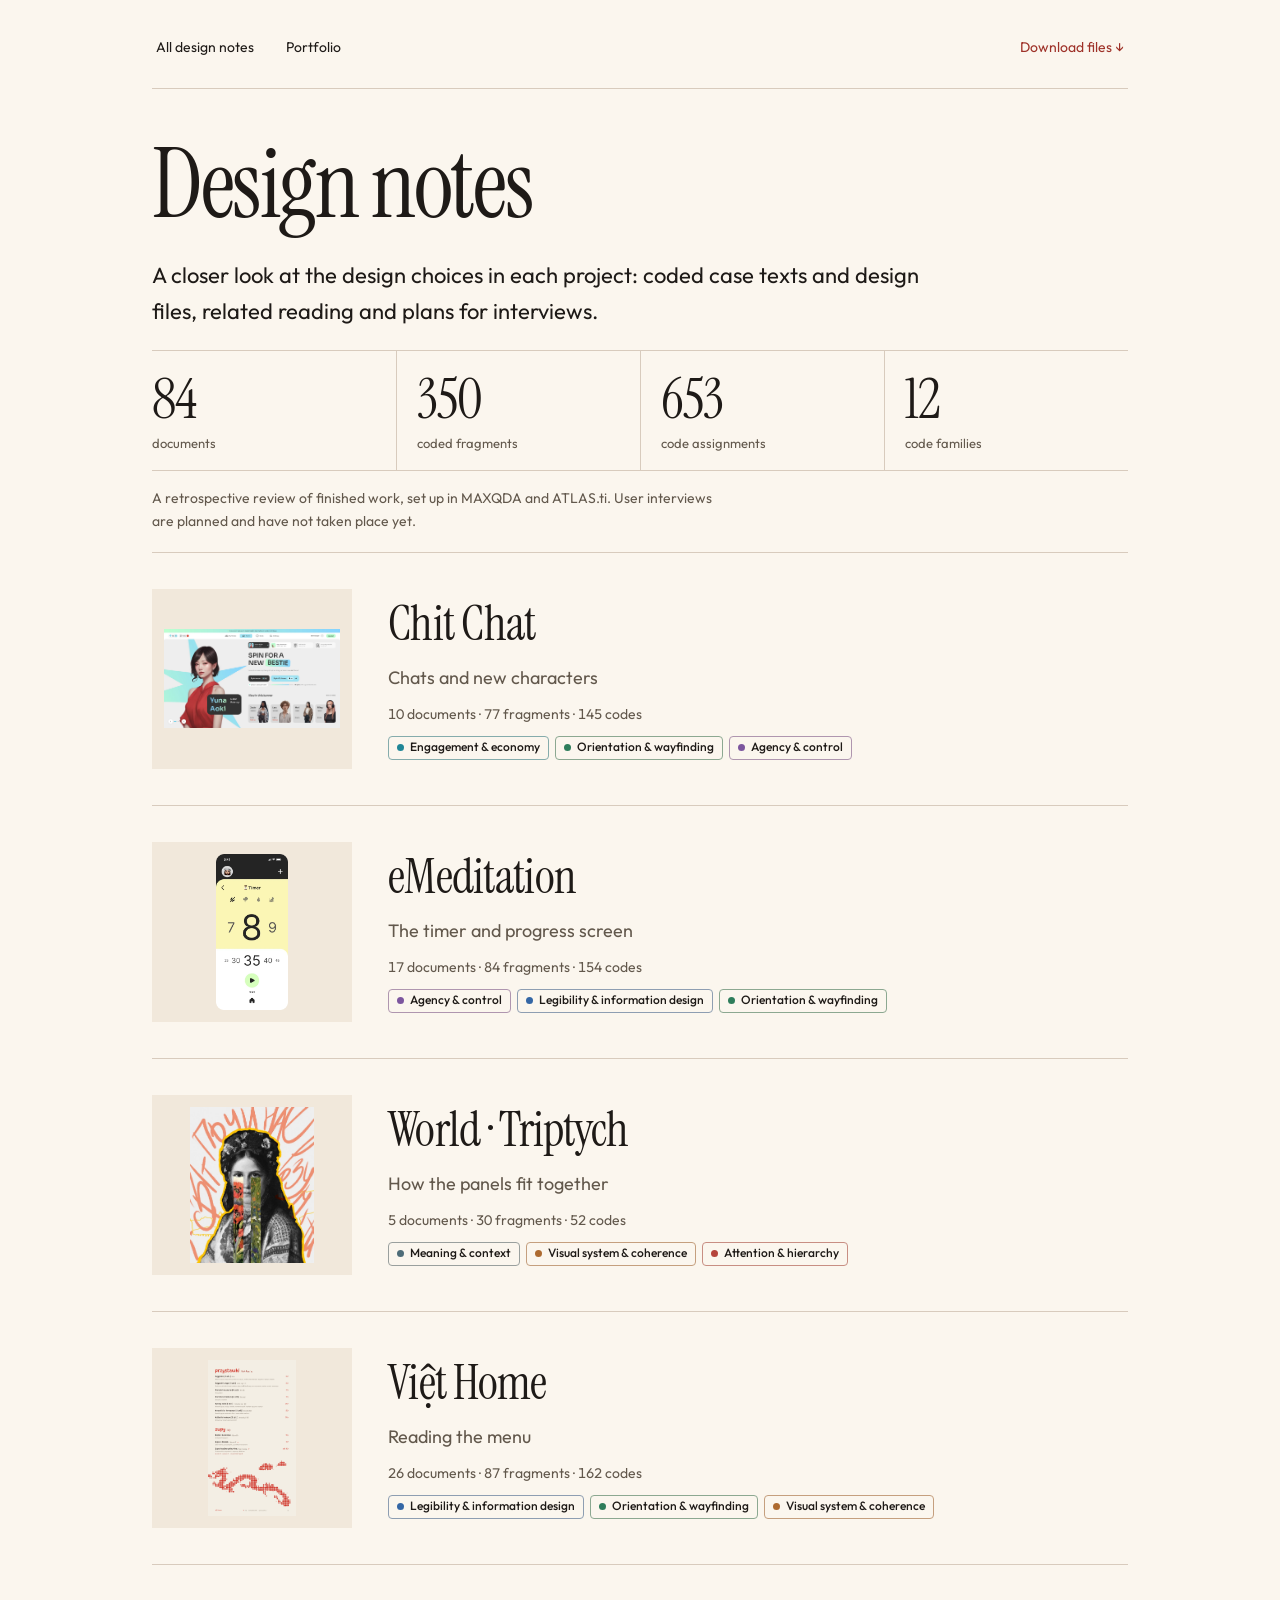
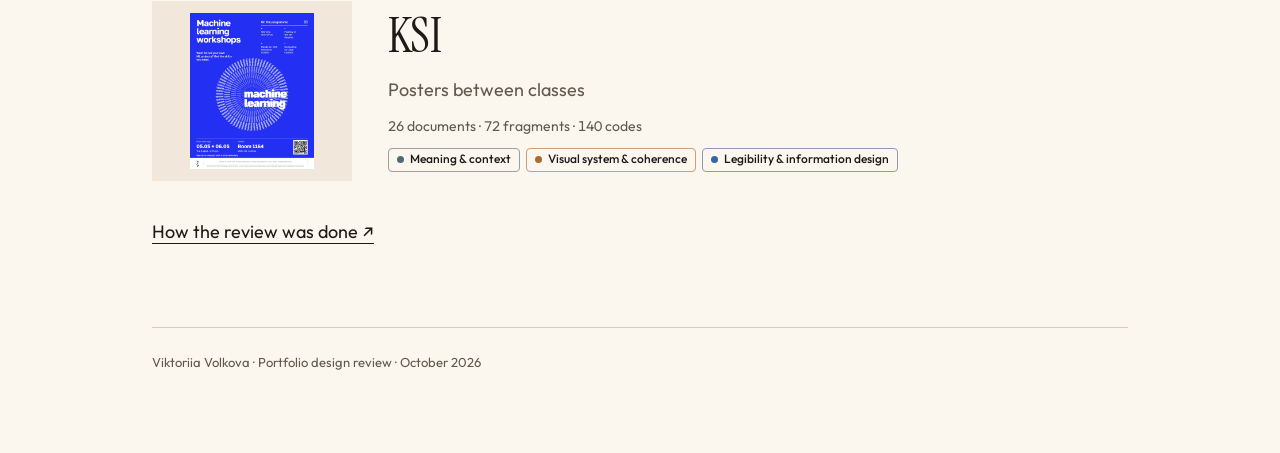
<file: research/index.html>
<!doctype html><html lang="en"><head><meta charset="utf-8"><meta name="viewport" content="width=device-width, initial-scale=1"><meta name="theme-color" content="#fbf6ee"><title>All projects · Design notes</title><meta name="description" content="Design review notes from Viktoriia Volkova’s portfolio: coded case texts, design artefacts and interview plans."><link rel="stylesheet" href="report.css?v=5"><link rel="stylesheet" href="report-data.css?v=5"><link rel="stylesheet" href="../spacing.css?v=2"></head><body class="research-page"><main><nav class="review-nav" aria-label="Research navigation"><a href="index.html" aria-current="page">All design notes</a><a href="../index.html">Portfolio</a><a href="portfolio-research.zip" download>Download files ↓</a></nav><h1>Design notes</h1><p class="lead">A closer look at the design choices in each project: coded case texts and design files, related reading and plans for interviews.</p><dl class="stat-strip stat-strip--index"><div><dt>documents</dt><dd>84</dd></div><div><dt>coded fragments</dt><dd>350</dd></div><div><dt>code assignments</dt><dd>653</dd></div><div><dt>code families</dt><dd>12</dd></div></dl><p class="review-status">A retrospective review of finished work, set up in MAXQDA and ATLAS.ti. User interviews are planned and have not taken place yet.</p><div class="research-index"><a class="research-index__item" href="chit-chat.html"><img src="../img/cc-gacha.webp" alt="" loading="lazy"><div><h2>Chit Chat</h2><p>Chats and new characters</p><p class="research-index__meta">10 documents · 77 fragments · 145 codes</p><p class="code-chips"><span class="code-chip" style="--c:#1F8697">Engagement &amp; economy</span><span class="code-chip" style="--c:#2E7D5B">Orientation &amp; wayfinding</span><span class="code-chip" style="--c:#7C569E">Agency &amp; control</span></p></div></a><a class="research-index__item" href="emeditation.html"><img src="../img/em-timer.webp" alt="" loading="lazy"><div><h2>eMeditation</h2><p>The timer and progress screen</p><p class="research-index__meta">17 documents · 84 fragments · 154 codes</p><p class="code-chips"><span class="code-chip" style="--c:#7C569E">Agency &amp; control</span><span class="code-chip" style="--c:#3466A5">Legibility &amp; information design</span><span class="code-chip" style="--c:#2E7D5B">Orientation &amp; wayfinding</span></p></div></a><a class="research-index__item" href="triptych.html"><img src="../img/tri-panel-1.webp" alt="" loading="lazy"><div><h2>World · Triptych</h2><p>How the panels fit together</p><p class="research-index__meta">5 documents · 30 fragments · 52 codes</p><p class="code-chips"><span class="code-chip" style="--c:#4E6C78">Meaning &amp; context</span><span class="code-chip" style="--c:#AD6A30">Visual system &amp; coherence</span><span class="code-chip" style="--c:#B5443C">Attention &amp; hierarchy</span></p></div></a><a class="research-index__item" href="viethome.html"><img src="../img/vh-figma-02.png" alt="" loading="lazy"><div><h2>Việt Home</h2><p>Reading the menu</p><p class="research-index__meta">26 documents · 87 fragments · 162 codes</p><p class="code-chips"><span class="code-chip" style="--c:#3466A5">Legibility &amp; information design</span><span class="code-chip" style="--c:#2E7D5B">Orientation &amp; wayfinding</span><span class="code-chip" style="--c:#AD6A30">Visual system &amp; coherence</span></p></div></a><a class="research-index__item" href="ksi.html"><img src="../img/ksi-poster-ml-en.webp" alt="" loading="lazy"><div><h2>KSI</h2><p>Posters between classes</p><p class="research-index__meta">26 documents · 72 fragments · 140 codes</p><p class="code-chips"><span class="code-chip" style="--c:#4E6C78">Meaning &amp; context</span><span class="code-chip" style="--c:#AD6A30">Visual system &amp; coherence</span><span class="code-chip" style="--c:#3466A5">Legibility &amp; information design</span></p></div></a></div><p><a href="method.html">How the review was done ↗</a></p><footer>Viktoriia Volkova · Portfolio design review · October 2026</footer></main></body></html>
</file>
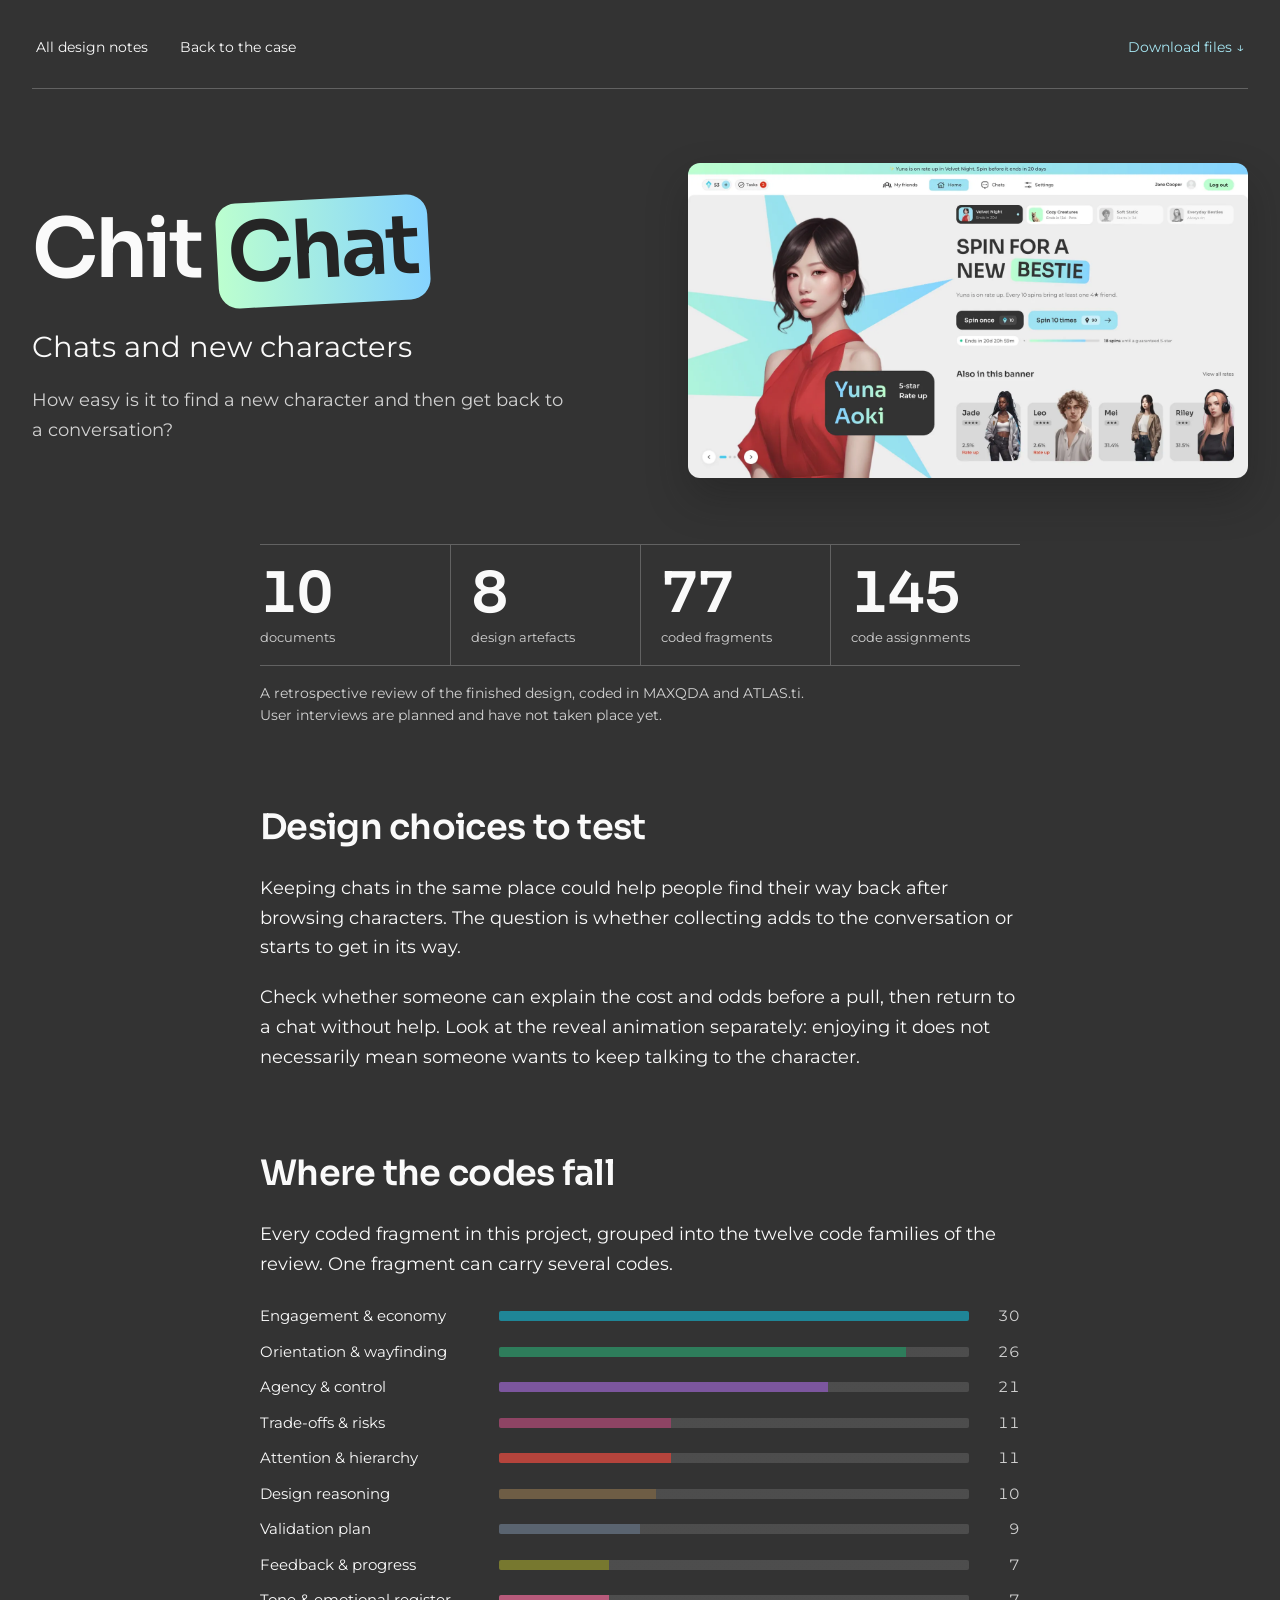
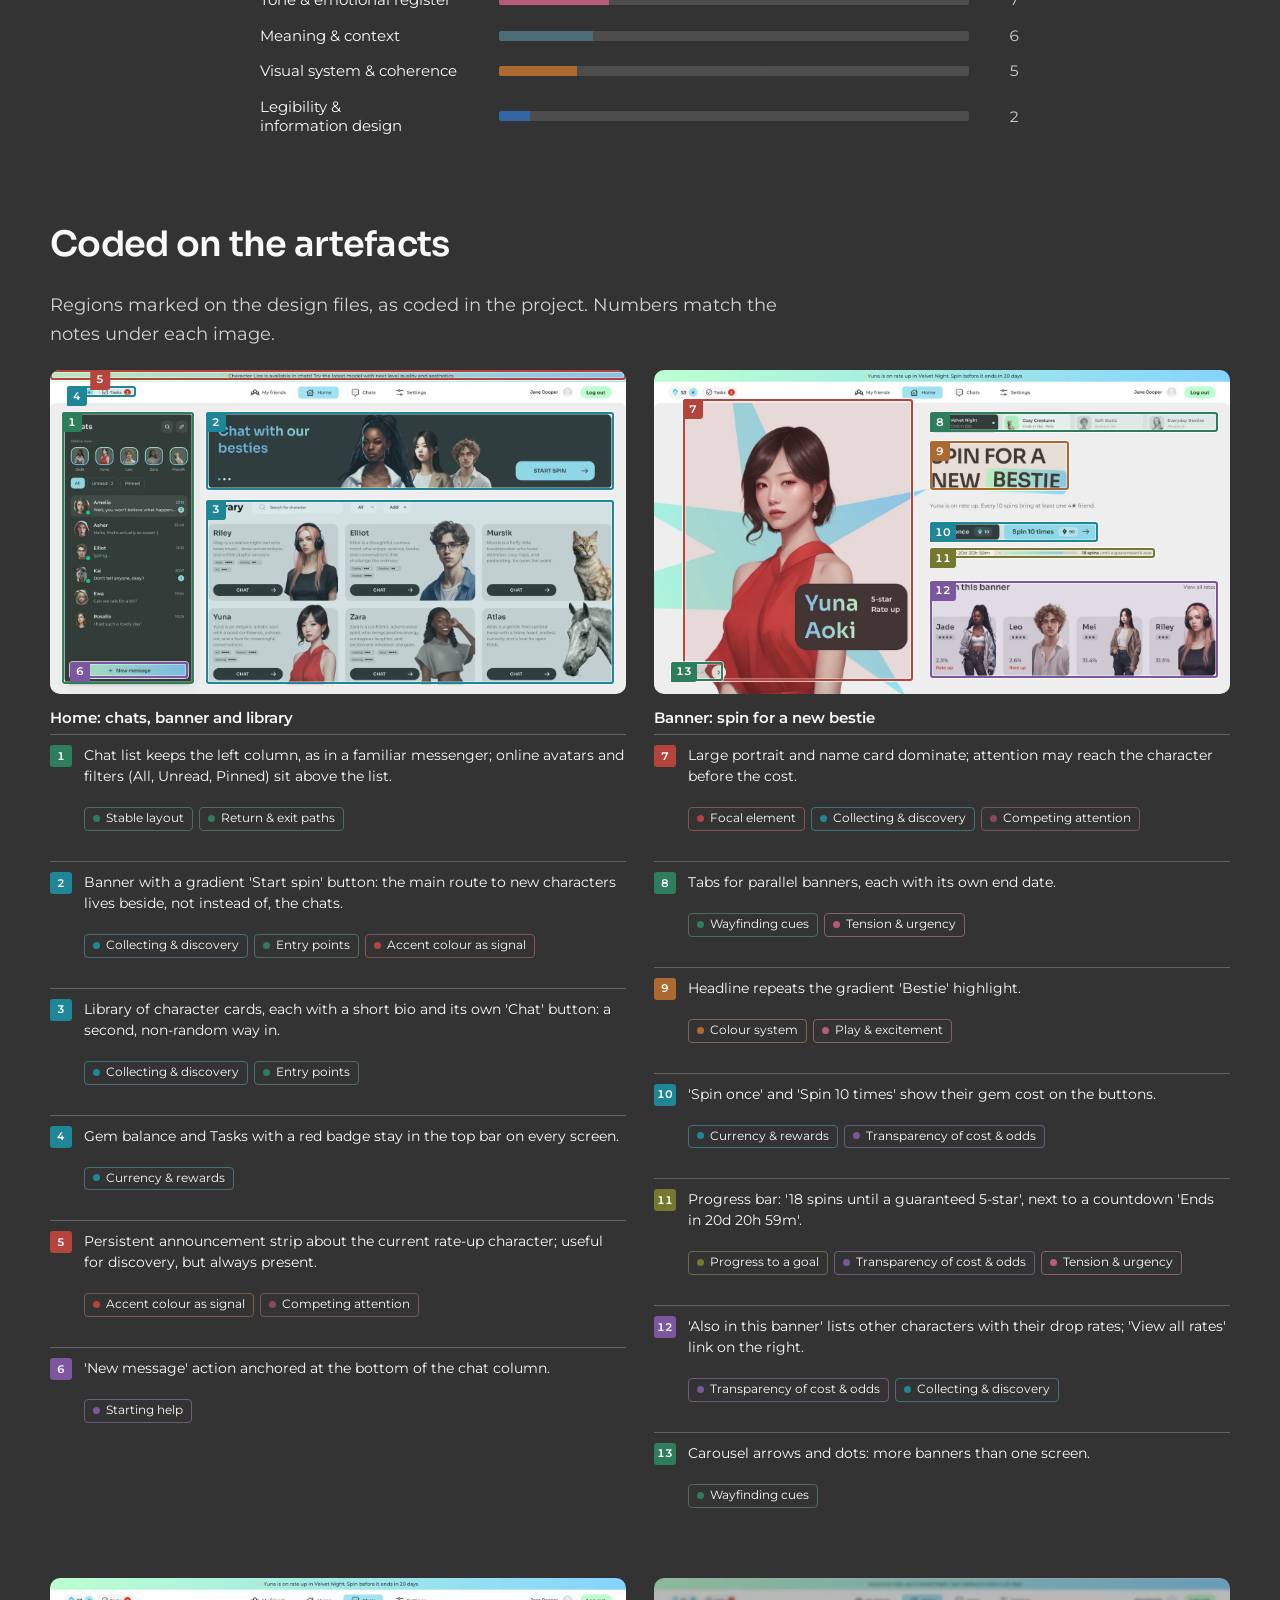
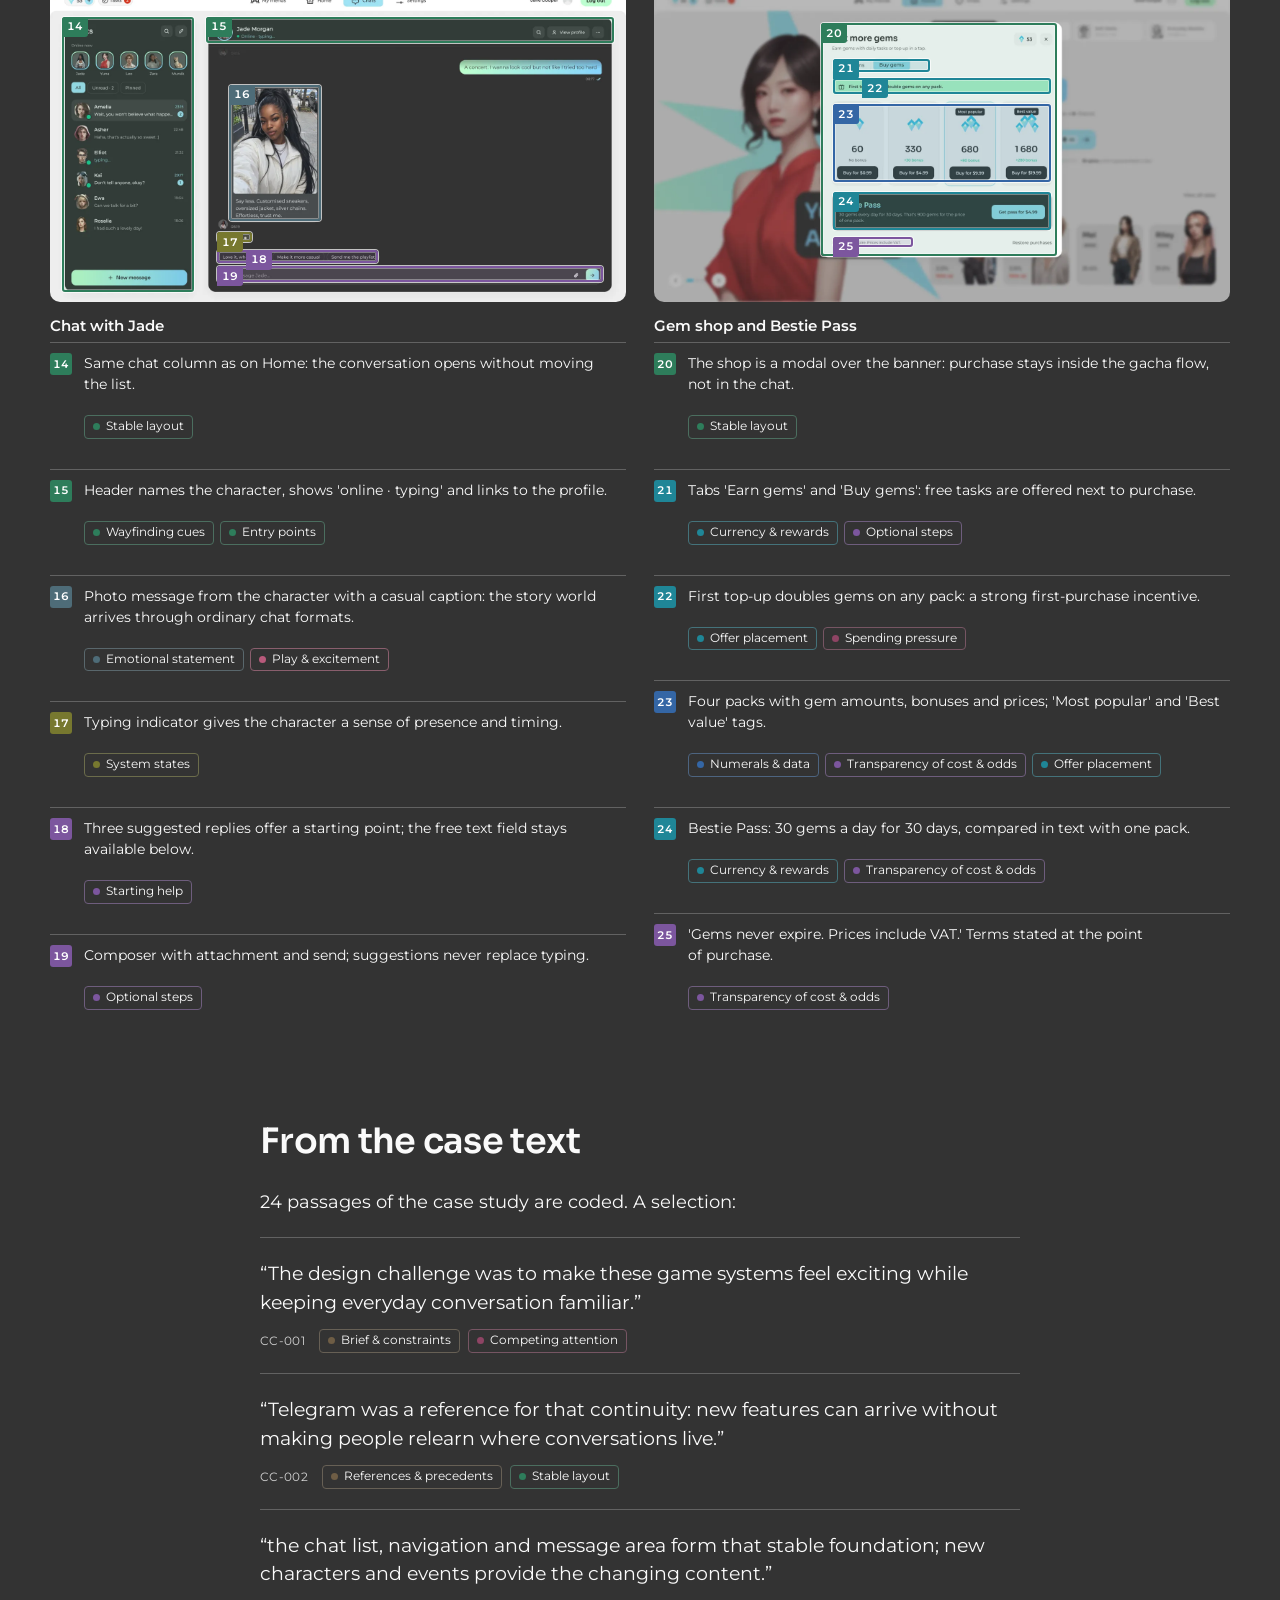
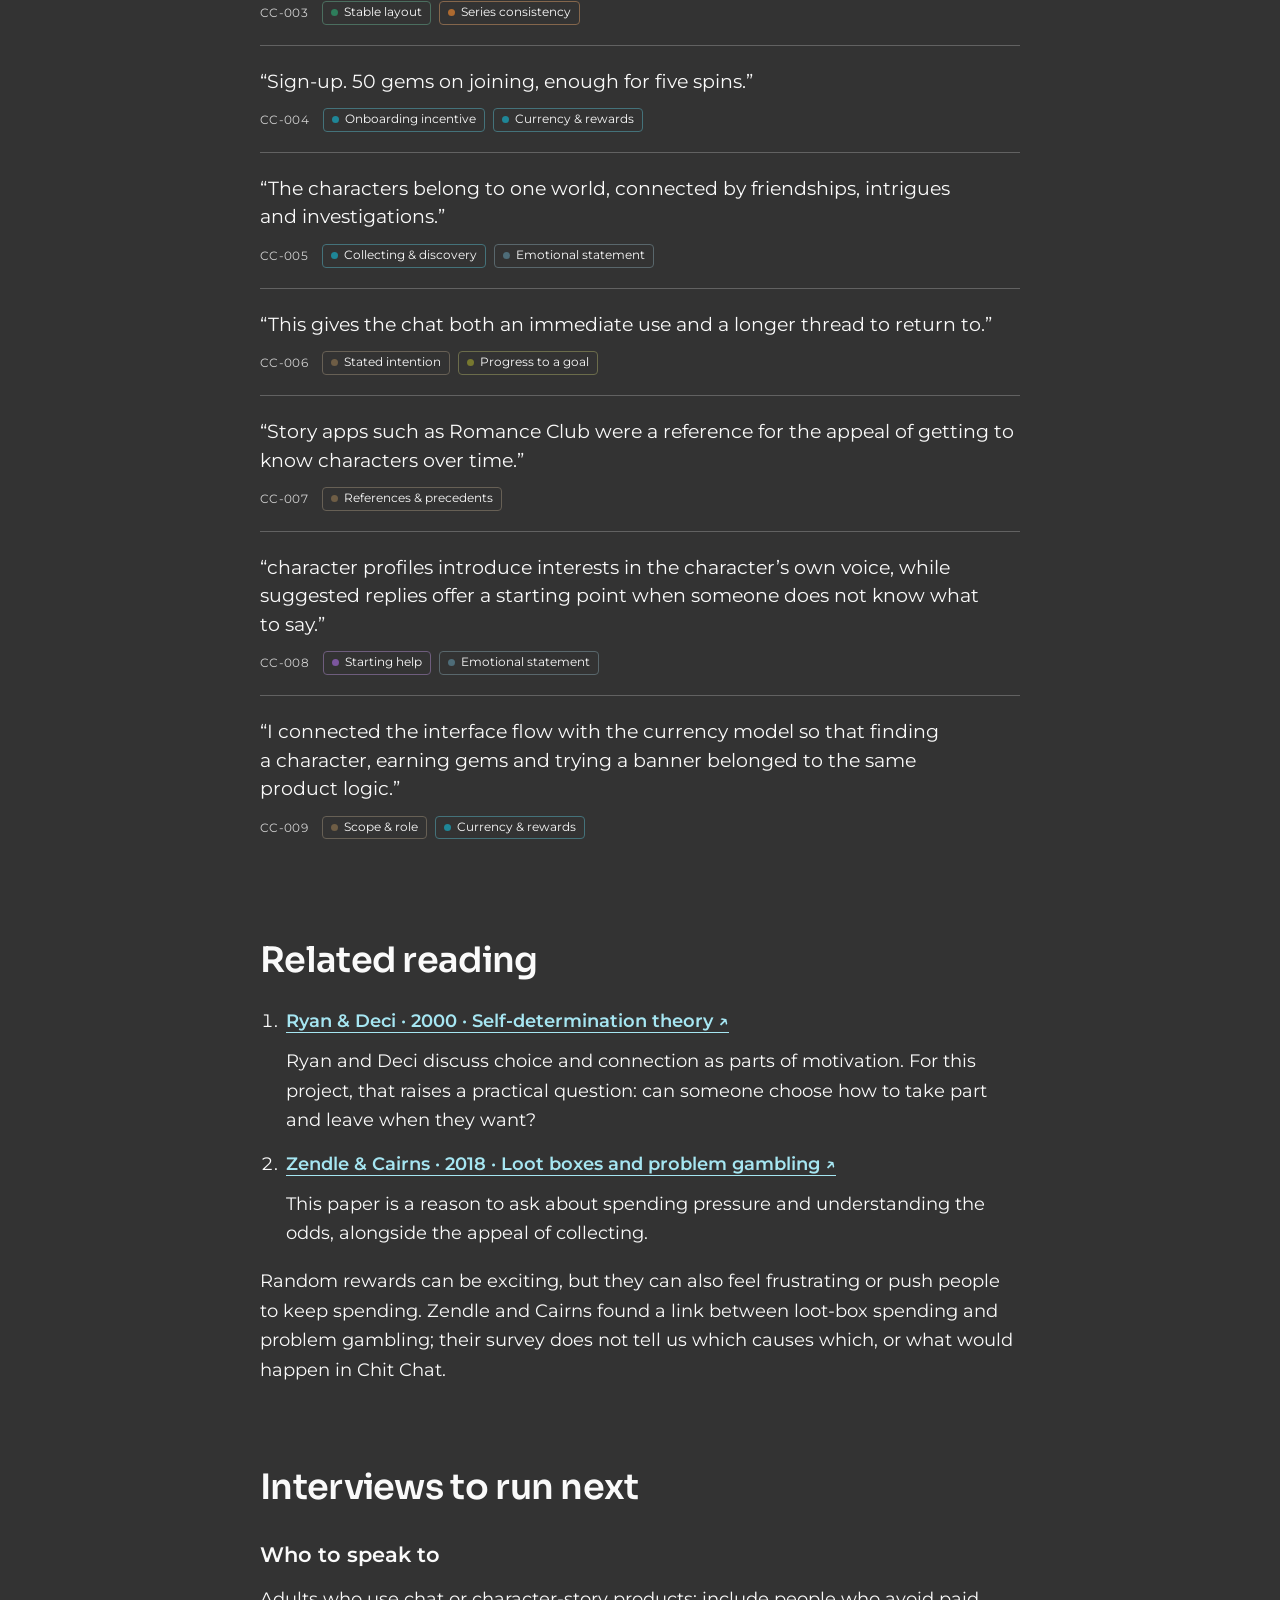
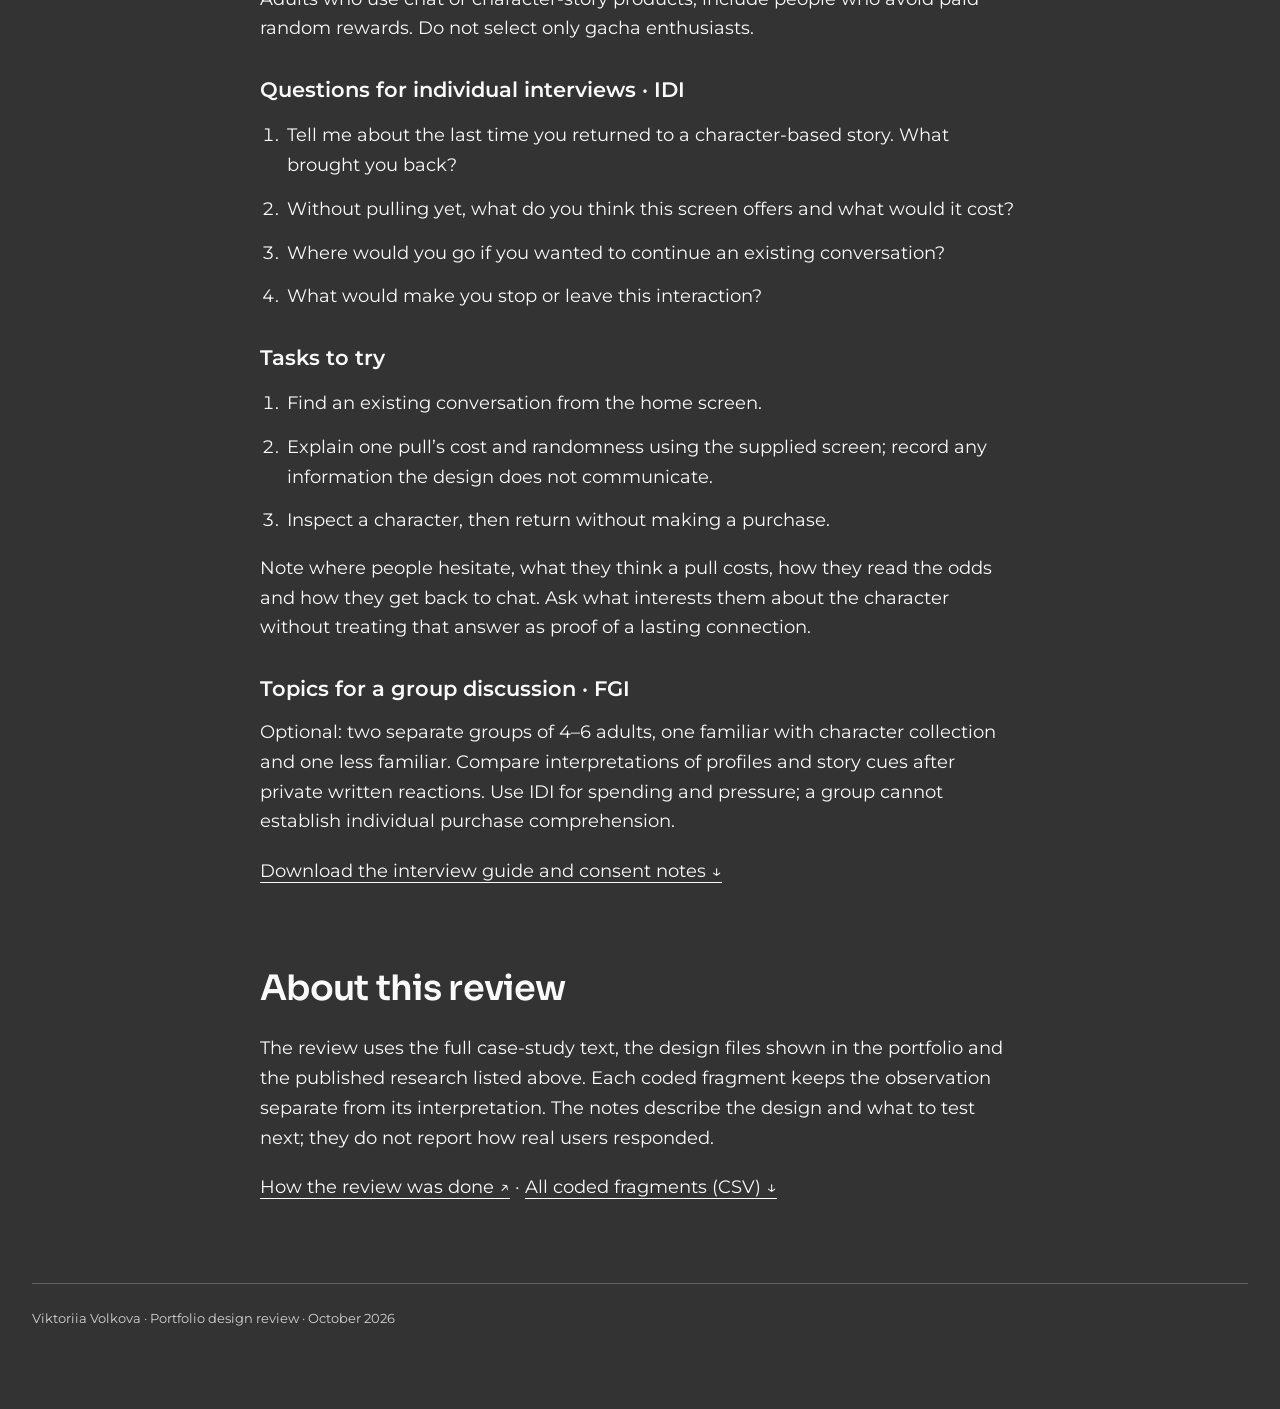
<file: research/chit-chat.html>
<!doctype html><html lang="en"><head><meta charset="utf-8"><meta name="viewport" content="width=device-width, initial-scale=1"><meta name="theme-color" content="#333333"><title>Chit Chat · Design notes</title><meta name="description" content="Design review notes from Viktoriia Volkova’s portfolio: coded case texts, design artefacts and interview plans."><link rel="stylesheet" href="report.css?v=5"><link rel="stylesheet" href="report-data.css?v=5"><link rel="stylesheet" href="../spacing.css?v=2"></head><body class="research-page theme--cc"><main><nav class="review-nav" aria-label="Research navigation"><a href="index.html">All design notes</a><a href="../index.html#case-chit-chat">Back to the case</a><a href="portfolio-research.zip" download>Download files ↓</a></nav><header class="review-hero"><div class="review-hero__text"><h1>Chit <span class="review-brand__chat">Chat</span></h1><p class="review-hero__topic">Chats and new characters</p><p class="lead">How easy is it to find a new character and then get back to a conversation?</p></div><figure class="review-art review-art--cc"><img src="../img/cc-gacha.webp" alt="Character banner with the pull controls and drop rates" loading="eager" decoding="async"></figure></header><div class="review-reading"><dl class="stat-strip stat-strip--case"><div><dt>documents</dt><dd>10</dd></div><div><dt>design artefacts</dt><dd>8</dd></div><div><dt>coded fragments</dt><dd>77</dd></div><div><dt>code assignments</dt><dd>145</dd></div></dl><p class="review-status">A retrospective review of the finished design, coded in MAXQDA and ATLAS.ti. User interviews are planned and have not taken place yet.</p><h2>Design choices to test</h2><p>Keeping chats in the same place could help people find their way back after browsing characters. The question is whether collecting adds to the conversation or starts to get in its way.</p><p>Check whether someone can explain the cost and odds before a pull, then return to a chat without help. Look at the reveal animation separately: enjoying it does not necessarily mean someone wants to keep talking to the character.</p><h2>Where the codes fall</h2><p>Every coded fragment in this project, grouped into the twelve code families of the review. One fragment can carry several codes.</p><ol class="fam-bars" aria-label="Code assignments by family"><li style="--c:#1F8697;--w:100.0%"><span class="fam-bars__name">Engagement &amp; economy</span><span class="fam-bars__bar" aria-hidden="true"></span><span class="fam-bars__n">30</span></li><li style="--c:#2E7D5B;--w:86.7%"><span class="fam-bars__name">Orientation &amp; wayfinding</span><span class="fam-bars__bar" aria-hidden="true"></span><span class="fam-bars__n">26</span></li><li style="--c:#7C569E;--w:70.0%"><span class="fam-bars__name">Agency &amp; control</span><span class="fam-bars__bar" aria-hidden="true"></span><span class="fam-bars__n">21</span></li><li style="--c:#8E4464;--w:36.7%"><span class="fam-bars__name">Trade-offs &amp; risks</span><span class="fam-bars__bar" aria-hidden="true"></span><span class="fam-bars__n">11</span></li><li style="--c:#B5443C;--w:36.7%"><span class="fam-bars__name">Attention &amp; hierarchy</span><span class="fam-bars__bar" aria-hidden="true"></span><span class="fam-bars__n">11</span></li><li style="--c:#6E5D45;--w:33.3%"><span class="fam-bars__name">Design reasoning</span><span class="fam-bars__bar" aria-hidden="true"></span><span class="fam-bars__n">10</span></li><li style="--c:#5A6470;--w:30.0%"><span class="fam-bars__name">Validation plan</span><span class="fam-bars__bar" aria-hidden="true"></span><span class="fam-bars__n">9</span></li><li style="--c:#77782F;--w:23.3%"><span class="fam-bars__name">Feedback &amp; progress</span><span class="fam-bars__bar" aria-hidden="true"></span><span class="fam-bars__n">7</span></li><li style="--c:#B85A7B;--w:23.3%"><span class="fam-bars__name">Tone &amp; emotional register</span><span class="fam-bars__bar" aria-hidden="true"></span><span class="fam-bars__n">7</span></li><li style="--c:#4E6C78;--w:20.0%"><span class="fam-bars__name">Meaning &amp; context</span><span class="fam-bars__bar" aria-hidden="true"></span><span class="fam-bars__n">6</span></li><li style="--c:#AD6A30;--w:16.7%"><span class="fam-bars__name">Visual system &amp; coherence</span><span class="fam-bars__bar" aria-hidden="true"></span><span class="fam-bars__n">5</span></li><li style="--c:#3466A5;--w:6.7%"><span class="fam-bars__name">Legibility &amp; information design</span><span class="fam-bars__bar" aria-hidden="true"></span><span class="fam-bars__n">2</span></li></ol></div><section class="review-wide"><h2>Coded on the artefacts</h2><p class="review-wide__lead">Regions marked on the design files, as coded in the project. Numbers match the notes under each image.</p><div class="coded-grid coded-grid--cc"><figure class="coded"><div class="coded__img" style="aspect-ratio:1600/900"><img src="../img/cc-home.webp" alt="CC · Home: chats, banner and library" loading="lazy" decoding="async" width="1600" height="900"><span class="coded__box" style="--c:#2E7D5B;left:2.00%;top:13.00%;width:23.00%;height:84.00%"><b>1</b></span><span class="coded__box" style="--c:#1F8697;left:27.00%;top:13.00%;width:71.00%;height:24.00%"><b>2</b></span><span class="coded__box" style="--c:#1F8697;left:27.00%;top:40.00%;width:71.00%;height:57.00%"><b>3</b></span><span class="coded__box" style="--c:#1F8697;left:3.00%;top:5.00%;width:12.00%;height:3.50%"><b>4</b></span><span class="coded__box" style="--c:#B5443C;left:0.00%;top:0.00%;width:100.00%;height:3.00%"><b>5</b></span><span class="coded__box" style="--c:#7C569E;left:3.50%;top:90.00%;width:20.50%;height:5.00%"><b>6</b></span></div><figcaption>Home: chats, banner and library</figcaption><ol class="coded__list"><li style="--c:#2E7D5B"><b class="coded__no">1</b><div><p>Chat list keeps the left column, as in a familiar messenger; online avatars and filters (All, Unread, Pinned) sit above the list.</p><p class="code-chips"><span class="code-chip" style="--c:#2E7D5B">Stable layout</span><span class="code-chip" style="--c:#2E7D5B">Return &amp; exit paths</span></p></div></li><li style="--c:#1F8697"><b class="coded__no">2</b><div><p>Banner with a gradient &#x27;Start spin&#x27; button: the main route to new characters lives beside, not instead of, the chats.</p><p class="code-chips"><span class="code-chip" style="--c:#1F8697">Collecting &amp; discovery</span><span class="code-chip" style="--c:#2E7D5B">Entry points</span><span class="code-chip" style="--c:#B5443C">Accent colour as signal</span></p></div></li><li style="--c:#1F8697"><b class="coded__no">3</b><div><p>Library of character cards, each with a short bio and its own &#x27;Chat&#x27; button: a second, non-random way in.</p><p class="code-chips"><span class="code-chip" style="--c:#1F8697">Collecting &amp; discovery</span><span class="code-chip" style="--c:#2E7D5B">Entry points</span></p></div></li><li style="--c:#1F8697"><b class="coded__no">4</b><div><p>Gem balance and Tasks with a red badge stay in the top bar on every screen.</p><p class="code-chips"><span class="code-chip" style="--c:#1F8697">Currency &amp; rewards</span></p></div></li><li style="--c:#B5443C"><b class="coded__no">5</b><div><p>Persistent announcement strip about the current rate-up character; useful for discovery, but always present.</p><p class="code-chips"><span class="code-chip" style="--c:#B5443C">Accent colour as signal</span><span class="code-chip" style="--c:#8E4464">Competing attention</span></p></div></li><li style="--c:#7C569E"><b class="coded__no">6</b><div><p>&#x27;New message&#x27; action anchored at the bottom of the chat column.</p><p class="code-chips"><span class="code-chip" style="--c:#7C569E">Starting help</span></p></div></li></ol></figure><figure class="coded"><div class="coded__img" style="aspect-ratio:1600/900"><img src="../img/cc-gacha.webp" alt="CC · Banner: spin for a new bestie" loading="lazy" decoding="async" width="1600" height="900"><span class="coded__box" style="--c:#B5443C;left:5.00%;top:9.00%;width:40.00%;height:87.00%"><b>7</b></span><span class="coded__box" style="--c:#2E7D5B;left:48.00%;top:13.00%;width:50.00%;height:6.00%"><b>8</b></span><span class="coded__box" style="--c:#AD6A30;left:48.00%;top:22.00%;width:24.00%;height:15.00%"><b>9</b></span><span class="coded__box" style="--c:#1F8697;left:48.00%;top:47.00%;width:29.00%;height:6.00%"><b>10</b></span><span class="coded__box" style="--c:#77782F;left:48.00%;top:55.00%;width:39.00%;height:3.00%"><b>11</b></span><span class="coded__box" style="--c:#7C569E;left:48.00%;top:65.00%;width:50.00%;height:30.00%"><b>12</b></span><span class="coded__box" style="--c:#2E7D5B;left:3.00%;top:90.00%;width:9.00%;height:6.00%"><b>13</b></span></div><figcaption>Banner: spin for a new bestie</figcaption><ol class="coded__list"><li style="--c:#B5443C"><b class="coded__no">7</b><div><p>Large portrait and name card dominate; attention may reach the character before the cost.</p><p class="code-chips"><span class="code-chip" style="--c:#B5443C">Focal element</span><span class="code-chip" style="--c:#1F8697">Collecting &amp; discovery</span><span class="code-chip" style="--c:#8E4464">Competing attention</span></p></div></li><li style="--c:#2E7D5B"><b class="coded__no">8</b><div><p>Tabs for parallel banners, each with its own end date.</p><p class="code-chips"><span class="code-chip" style="--c:#2E7D5B">Wayfinding cues</span><span class="code-chip" style="--c:#B85A7B">Tension &amp; urgency</span></p></div></li><li style="--c:#AD6A30"><b class="coded__no">9</b><div><p>Headline repeats the gradient &#x27;Bestie&#x27; highlight.</p><p class="code-chips"><span class="code-chip" style="--c:#AD6A30">Colour system</span><span class="code-chip" style="--c:#B85A7B">Play &amp; excitement</span></p></div></li><li style="--c:#1F8697"><b class="coded__no">10</b><div><p>&#x27;Spin once&#x27; and &#x27;Spin 10 times&#x27; show their gem cost on the buttons.</p><p class="code-chips"><span class="code-chip" style="--c:#1F8697">Currency &amp; rewards</span><span class="code-chip" style="--c:#7C569E">Transparency of cost &amp; odds</span></p></div></li><li style="--c:#77782F"><b class="coded__no">11</b><div><p>Progress bar: &#x27;18 spins until a guaranteed 5-star&#x27;, next to a countdown &#x27;Ends in 20d 20h 59m&#x27;.</p><p class="code-chips"><span class="code-chip" style="--c:#77782F">Progress to a goal</span><span class="code-chip" style="--c:#7C569E">Transparency of cost &amp; odds</span><span class="code-chip" style="--c:#B85A7B">Tension &amp; urgency</span></p></div></li><li style="--c:#7C569E"><b class="coded__no">12</b><div><p>&#x27;Also in this banner&#x27; lists other characters with their drop rates; &#x27;View all rates&#x27; link on the right.</p><p class="code-chips"><span class="code-chip" style="--c:#7C569E">Transparency of cost &amp; odds</span><span class="code-chip" style="--c:#1F8697">Collecting &amp; discovery</span></p></div></li><li style="--c:#2E7D5B"><b class="coded__no">13</b><div><p>Carousel arrows and dots: more banners than one screen.</p><p class="code-chips"><span class="code-chip" style="--c:#2E7D5B">Wayfinding cues</span></p></div></li></ol></figure><figure class="coded"><div class="coded__img" style="aspect-ratio:1600/900"><img src="../img/cc-chat.webp" alt="CC · Chat with Jade" loading="lazy" decoding="async" width="1600" height="900"><span class="coded__box" style="--c:#2E7D5B;left:2.00%;top:12.00%;width:23.00%;height:85.00%"><b>14</b></span><span class="coded__box" style="--c:#2E7D5B;left:27.00%;top:12.00%;width:71.00%;height:8.00%"><b>15</b></span><span class="coded__box" style="--c:#4E6C78;left:31.00%;top:33.00%;width:16.00%;height:42.00%"><b>16</b></span><span class="coded__box" style="--c:#77782F;left:29.00%;top:78.50%;width:6.00%;height:3.00%"><b>17</b></span><span class="coded__box" style="--c:#7C569E;left:29.00%;top:84.00%;width:28.00%;height:4.00%"><b>18</b></span><span class="coded__box" style="--c:#7C569E;left:29.00%;top:89.00%;width:67.00%;height:5.00%"><b>19</b></span></div><figcaption>Chat with Jade</figcaption><ol class="coded__list"><li style="--c:#2E7D5B"><b class="coded__no">14</b><div><p>Same chat column as on Home: the conversation opens without moving the list.</p><p class="code-chips"><span class="code-chip" style="--c:#2E7D5B">Stable layout</span></p></div></li><li style="--c:#2E7D5B"><b class="coded__no">15</b><div><p>Header names the character, shows &#x27;online · typing&#x27; and links to the profile.</p><p class="code-chips"><span class="code-chip" style="--c:#2E7D5B">Wayfinding cues</span><span class="code-chip" style="--c:#2E7D5B">Entry points</span></p></div></li><li style="--c:#4E6C78"><b class="coded__no">16</b><div><p>Photo message from the character with a casual caption: the story world arrives through ordinary chat formats.</p><p class="code-chips"><span class="code-chip" style="--c:#4E6C78">Emotional statement</span><span class="code-chip" style="--c:#B85A7B">Play &amp; excitement</span></p></div></li><li style="--c:#77782F"><b class="coded__no">17</b><div><p>Typing indicator gives the character a sense of presence and timing.</p><p class="code-chips"><span class="code-chip" style="--c:#77782F">System states</span></p></div></li><li style="--c:#7C569E"><b class="coded__no">18</b><div><p>Three suggested replies offer a starting point; the free text field stays available below.</p><p class="code-chips"><span class="code-chip" style="--c:#7C569E">Starting help</span></p></div></li><li style="--c:#7C569E"><b class="coded__no">19</b><div><p>Composer with attachment and send; suggestions never replace typing.</p><p class="code-chips"><span class="code-chip" style="--c:#7C569E">Optional steps</span></p></div></li></ol></figure><figure class="coded"><div class="coded__img" style="aspect-ratio:1600/900"><img src="../img/cc-shop.webp" alt="CC · Gem shop and Bestie Pass" loading="lazy" decoding="async" width="1600" height="900"><span class="coded__box" style="--c:#2E7D5B;left:29.00%;top:14.00%;width:41.00%;height:72.00%"><b>20</b></span><span class="coded__box" style="--c:#1F8697;left:31.00%;top:25.00%;width:17.00%;height:4.00%"><b>21</b></span><span class="coded__box" style="--c:#1F8697;left:31.00%;top:31.00%;width:38.00%;height:5.00%"><b>22</b></span><span class="coded__box" style="--c:#3466A5;left:31.00%;top:39.00%;width:38.00%;height:24.00%"><b>23</b></span><span class="coded__box" style="--c:#1F8697;left:31.00%;top:66.00%;width:38.00%;height:12.00%"><b>24</b></span><span class="coded__box" style="--c:#7C569E;left:31.00%;top:80.00%;width:14.00%;height:3.00%"><b>25</b></span></div><figcaption>Gem shop and Bestie Pass</figcaption><ol class="coded__list"><li style="--c:#2E7D5B"><b class="coded__no">20</b><div><p>The shop is a modal over the banner: purchase stays inside the gacha flow, not in the chat.</p><p class="code-chips"><span class="code-chip" style="--c:#2E7D5B">Stable layout</span></p></div></li><li style="--c:#1F8697"><b class="coded__no">21</b><div><p>Tabs &#x27;Earn gems&#x27; and &#x27;Buy gems&#x27;: free tasks are offered next to purchase.</p><p class="code-chips"><span class="code-chip" style="--c:#1F8697">Currency &amp; rewards</span><span class="code-chip" style="--c:#7C569E">Optional steps</span></p></div></li><li style="--c:#1F8697"><b class="coded__no">22</b><div><p>First top-up doubles gems on any pack: a strong first-purchase incentive.</p><p class="code-chips"><span class="code-chip" style="--c:#1F8697">Offer placement</span><span class="code-chip" style="--c:#8E4464">Spending pressure</span></p></div></li><li style="--c:#3466A5"><b class="coded__no">23</b><div><p>Four packs with gem amounts, bonuses and prices; &#x27;Most popular&#x27; and &#x27;Best value&#x27; tags.</p><p class="code-chips"><span class="code-chip" style="--c:#3466A5">Numerals &amp; data</span><span class="code-chip" style="--c:#7C569E">Transparency of cost &amp; odds</span><span class="code-chip" style="--c:#1F8697">Offer placement</span></p></div></li><li style="--c:#1F8697"><b class="coded__no">24</b><div><p>Bestie Pass: 30 gems a day for 30 days, compared in text with one pack.</p><p class="code-chips"><span class="code-chip" style="--c:#1F8697">Currency &amp; rewards</span><span class="code-chip" style="--c:#7C569E">Transparency of cost &amp; odds</span></p></div></li><li style="--c:#7C569E"><b class="coded__no">25</b><div><p>&#x27;Gems never expire. Prices include VAT.&#x27; Terms stated at the point of purchase.</p><p class="code-chips"><span class="code-chip" style="--c:#7C569E">Transparency of cost &amp; odds</span></p></div></li></ol></figure></div></section><div class="review-reading"><h2>From the case text</h2><p>24 passages of the case study are coded. A selection:</p><div class="quote-list"><blockquote><p>“The design challenge was to make these game systems feel exciting while keeping everyday conversation familiar.”</p><div class="quote-meta"><span class="meta">CC-001</span><span class="code-chip" style="--c:#6E5D45">Brief &amp; constraints</span><span class="code-chip" style="--c:#8E4464">Competing attention</span></div></blockquote><blockquote><p>“Telegram was a reference for that continuity: new features can arrive without making people relearn where conversations live.”</p><div class="quote-meta"><span class="meta">CC-002</span><span class="code-chip" style="--c:#6E5D45">References &amp; precedents</span><span class="code-chip" style="--c:#2E7D5B">Stable layout</span></div></blockquote><blockquote><p>“the chat list, navigation and message area form that stable foundation; new characters and events provide the changing content.”</p><div class="quote-meta"><span class="meta">CC-003</span><span class="code-chip" style="--c:#2E7D5B">Stable layout</span><span class="code-chip" style="--c:#AD6A30">Series consistency</span></div></blockquote><blockquote><p>“Sign-up. 50 gems on joining, enough for five spins.”</p><div class="quote-meta"><span class="meta">CC-004</span><span class="code-chip" style="--c:#1F8697">Onboarding incentive</span><span class="code-chip" style="--c:#1F8697">Currency &amp; rewards</span></div></blockquote><blockquote><p>“The characters belong to one world, connected by friendships, intrigues and investigations.”</p><div class="quote-meta"><span class="meta">CC-005</span><span class="code-chip" style="--c:#1F8697">Collecting &amp; discovery</span><span class="code-chip" style="--c:#4E6C78">Emotional statement</span></div></blockquote><blockquote><p>“This gives the chat both an immediate use and a longer thread to return to.”</p><div class="quote-meta"><span class="meta">CC-006</span><span class="code-chip" style="--c:#6E5D45">Stated intention</span><span class="code-chip" style="--c:#77782F">Progress to a goal</span></div></blockquote><blockquote><p>“Story apps such as Romance Club were a reference for the appeal of getting to know characters over time.”</p><div class="quote-meta"><span class="meta">CC-007</span><span class="code-chip" style="--c:#6E5D45">References &amp; precedents</span></div></blockquote><blockquote><p>“character profiles introduce interests in the character’s own voice, while suggested replies offer a starting point when someone does not know what to say.”</p><div class="quote-meta"><span class="meta">CC-008</span><span class="code-chip" style="--c:#7C569E">Starting help</span><span class="code-chip" style="--c:#4E6C78">Emotional statement</span></div></blockquote><blockquote><p>“I connected the interface flow with the currency model so that finding a character, earning gems and trying a banner belonged to the same product logic.”</p><div class="quote-meta"><span class="meta">CC-009</span><span class="code-chip" style="--c:#6E5D45">Scope &amp; role</span><span class="code-chip" style="--c:#1F8697">Currency &amp; rewards</span></div></blockquote></div><h2>Related reading</h2><ol class="research__sources"><li><a href="https://www.selfdeterminationtheory.org/SDT/documents/2000_RyanDeci_SDT.pdf" target="_blank" rel="noopener">Ryan &amp; Deci · 2000 · Self-determination theory ↗</a><span>Ryan and Deci discuss choice and connection as parts of motivation. For this project, that raises a practical question: can someone choose how to take part and leave when they want?</span></li><li><a href="https://journals.plos.org/plosone/article?id=10.1371/journal.pone.0206767" target="_blank" rel="noopener">Zendle &amp; Cairns · 2018 · Loot boxes and problem gambling ↗</a><span>This paper is a reason to ask about spending pressure and understanding the odds, alongside the appeal of collecting.</span></li></ol><p>Random rewards can be exciting, but they can also feel frustrating or push people to keep spending. Zendle and Cairns found a link between loot-box spending and problem gambling; their survey does not tell us which causes which, or what would happen in Chit Chat.</p><h2>Interviews to run next</h2><h3>Who to speak to</h3><p>Adults who use chat or character-story products; include people who avoid paid random rewards. Do not select only gacha enthusiasts.</p><h3>Questions for individual interviews · IDI</h3><ol><li>Tell me about the last time you returned to a character-based story. What brought you back?</li><li>Without pulling yet, what do you think this screen offers and what would it cost?</li><li>Where would you go if you wanted to continue an existing conversation?</li><li>What would make you stop or leave this interaction?</li></ol><h3>Tasks to try</h3><ol><li>Find an existing conversation from the home screen.</li><li>Explain one pull’s cost and randomness using the supplied screen; record any information the design does not communicate.</li><li>Inspect a character, then return without making a purchase.</li></ol><p>Note where people hesitate, what they think a pull costs, how they read the odds and how they get back to chat. Ask what interests them about the character without treating that answer as proof of a lasting connection.</p><h3>Topics for a group discussion · FGI</h3><p>Optional: two separate groups of 4–6 adults, one familiar with character collection and one less familiar. Compare interpretations of profiles and story cues after private written reactions. Use IDI for spending and pressure; a group cannot establish individual purchase comprehension.</p><p><a href="protocols/chit-chat.md">Download the interview guide and consent notes ↓</a></p><h2>About this review</h2><p>The review uses the full case-study text, the design files shown in the portfolio and the published research listed above. Each coded fragment keeps the observation separate from its interpretation. The notes describe the design and what to test next; they do not report how real users responded.</p><p><a href="method.html">How the review was done ↗</a> · <a href="coded-segments.csv" download>All coded fragments (CSV) ↓</a></p></div><footer>Viktoriia Volkova · Portfolio design review · October 2026</footer></main><script src="report-labels.js?v=1" defer></script></body></html>
</file>
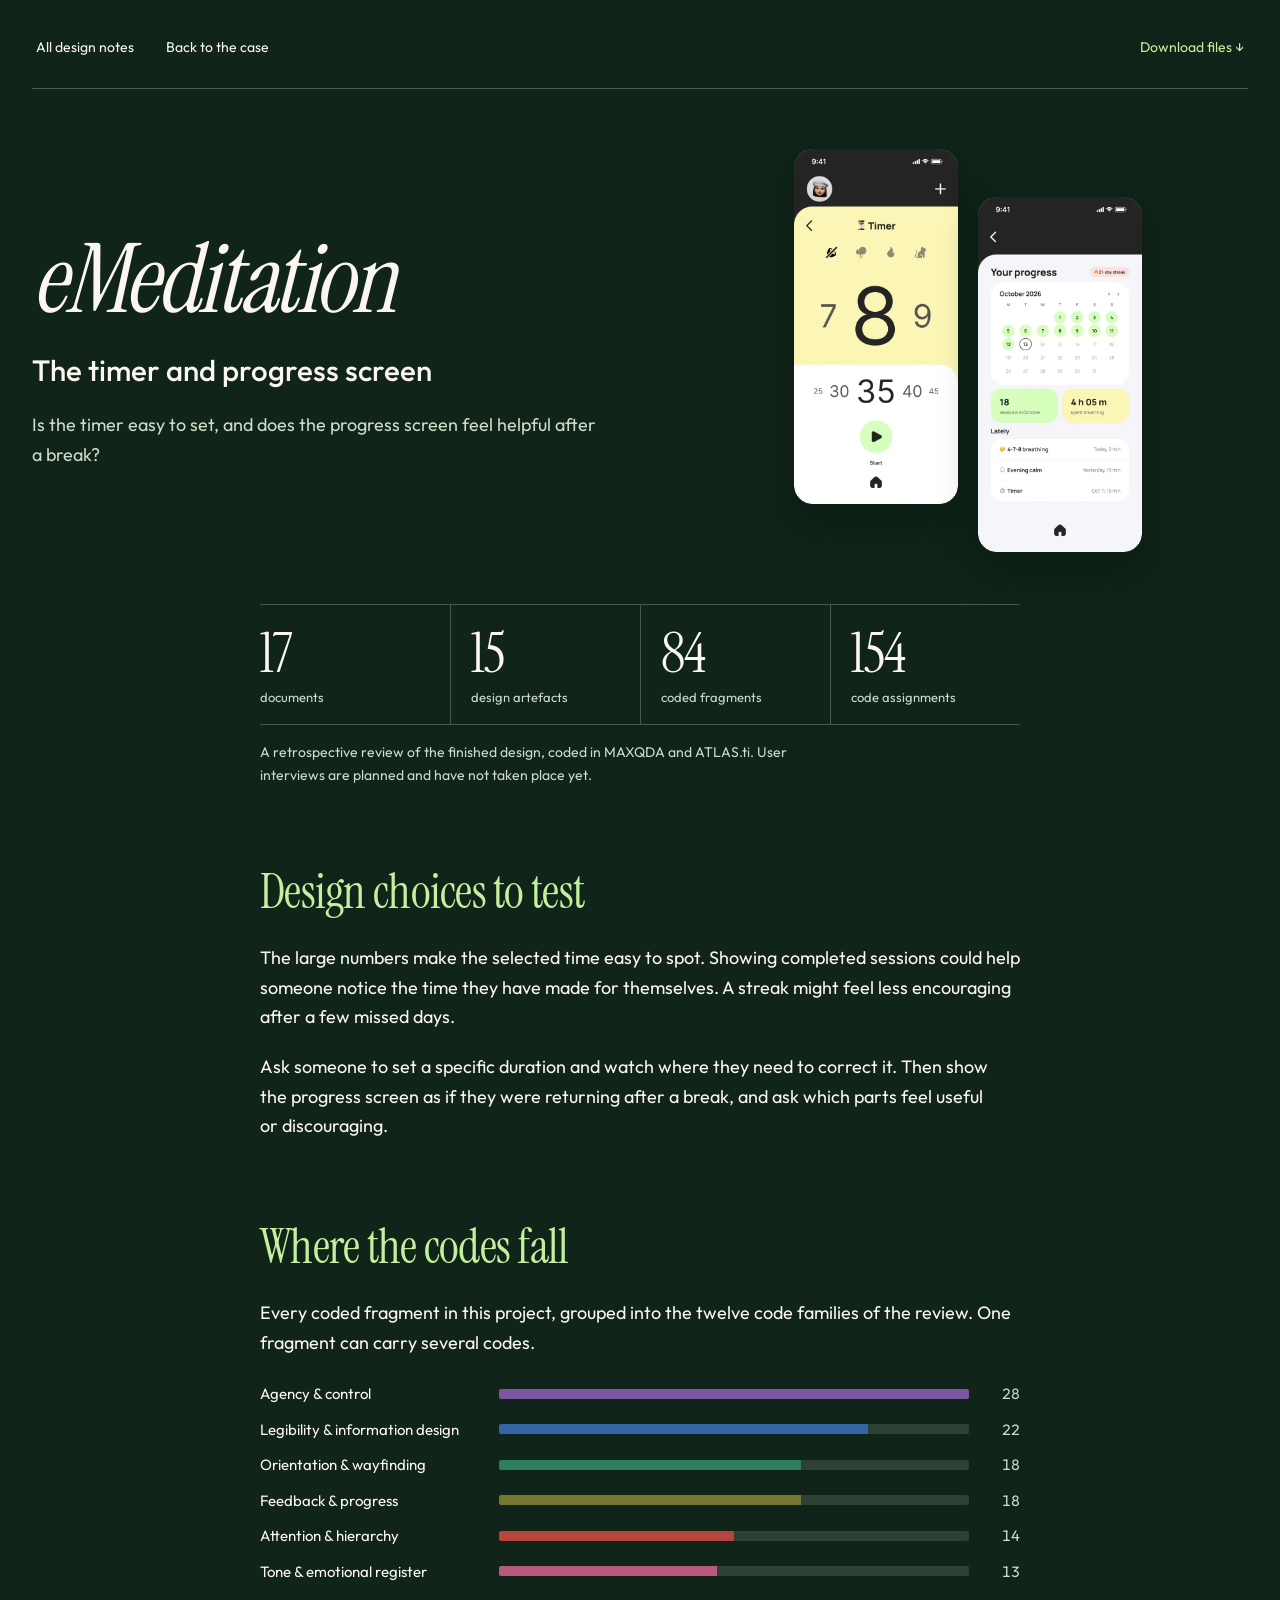
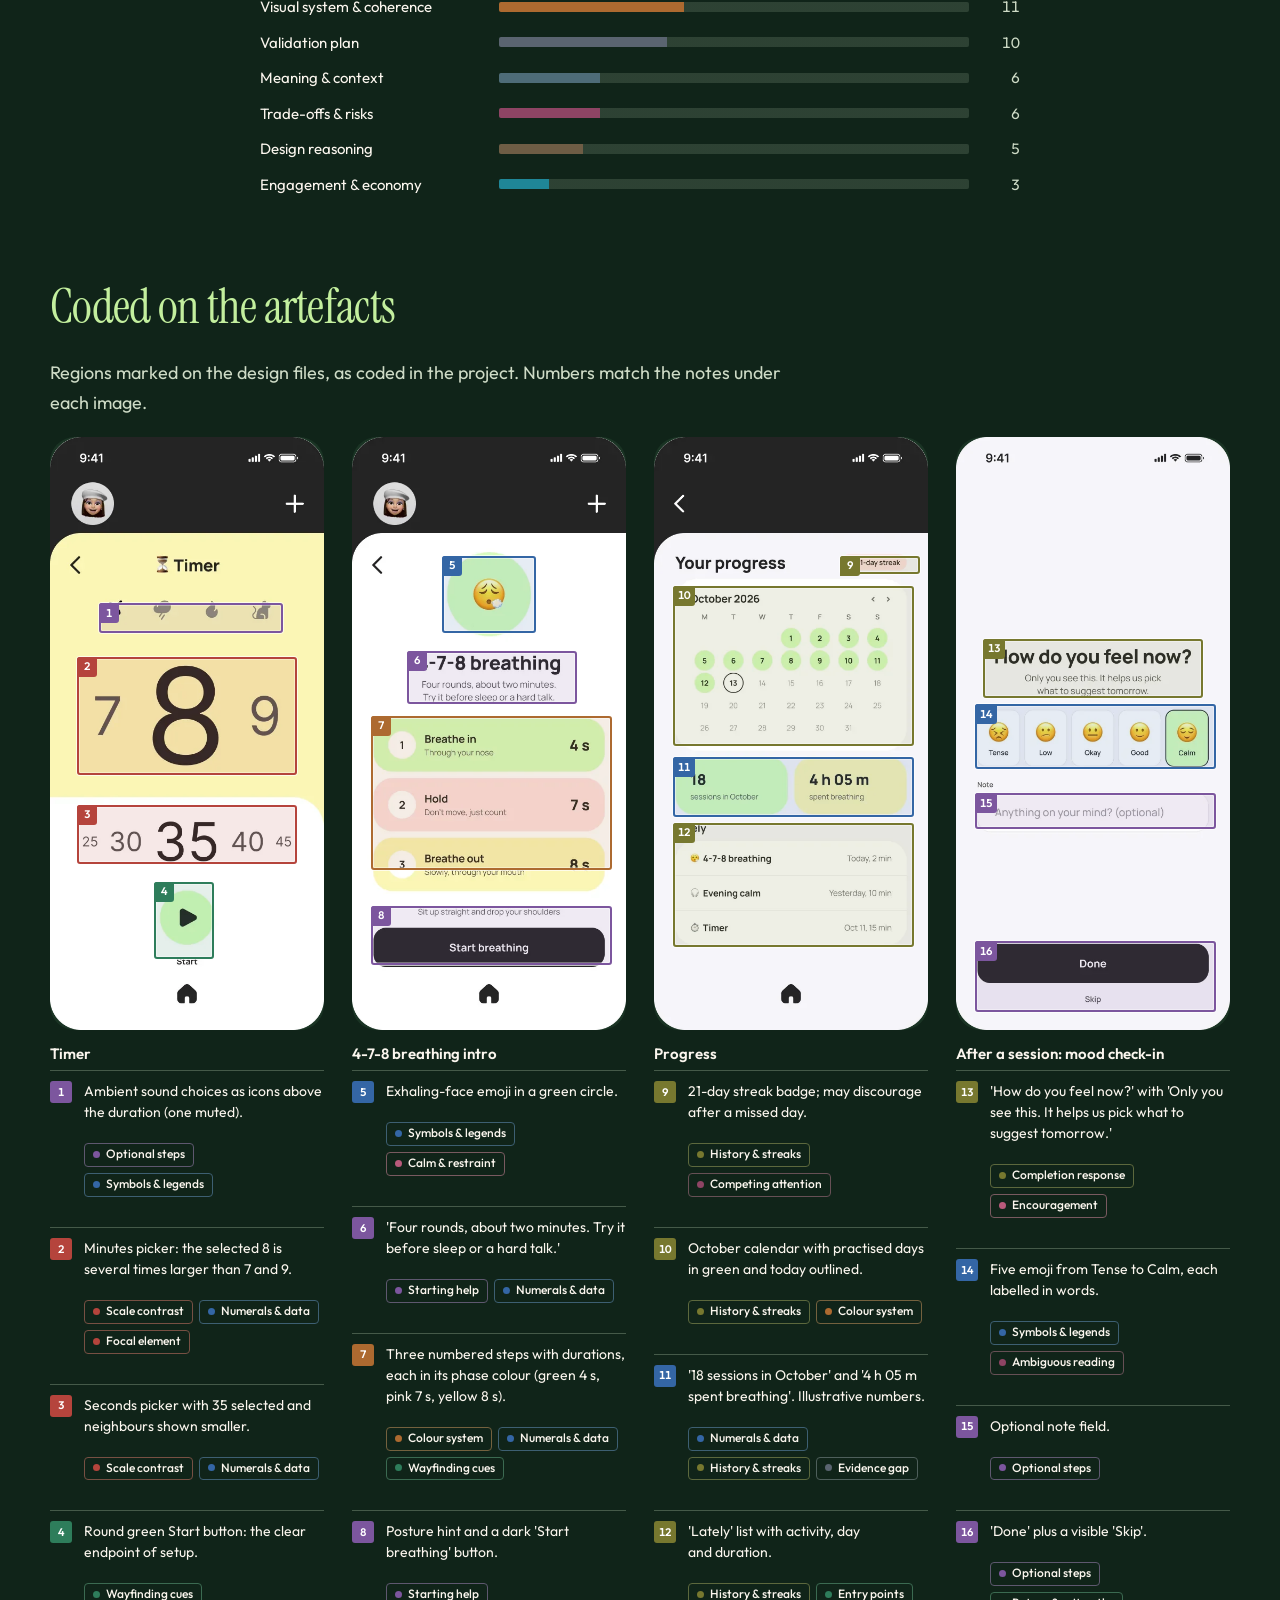
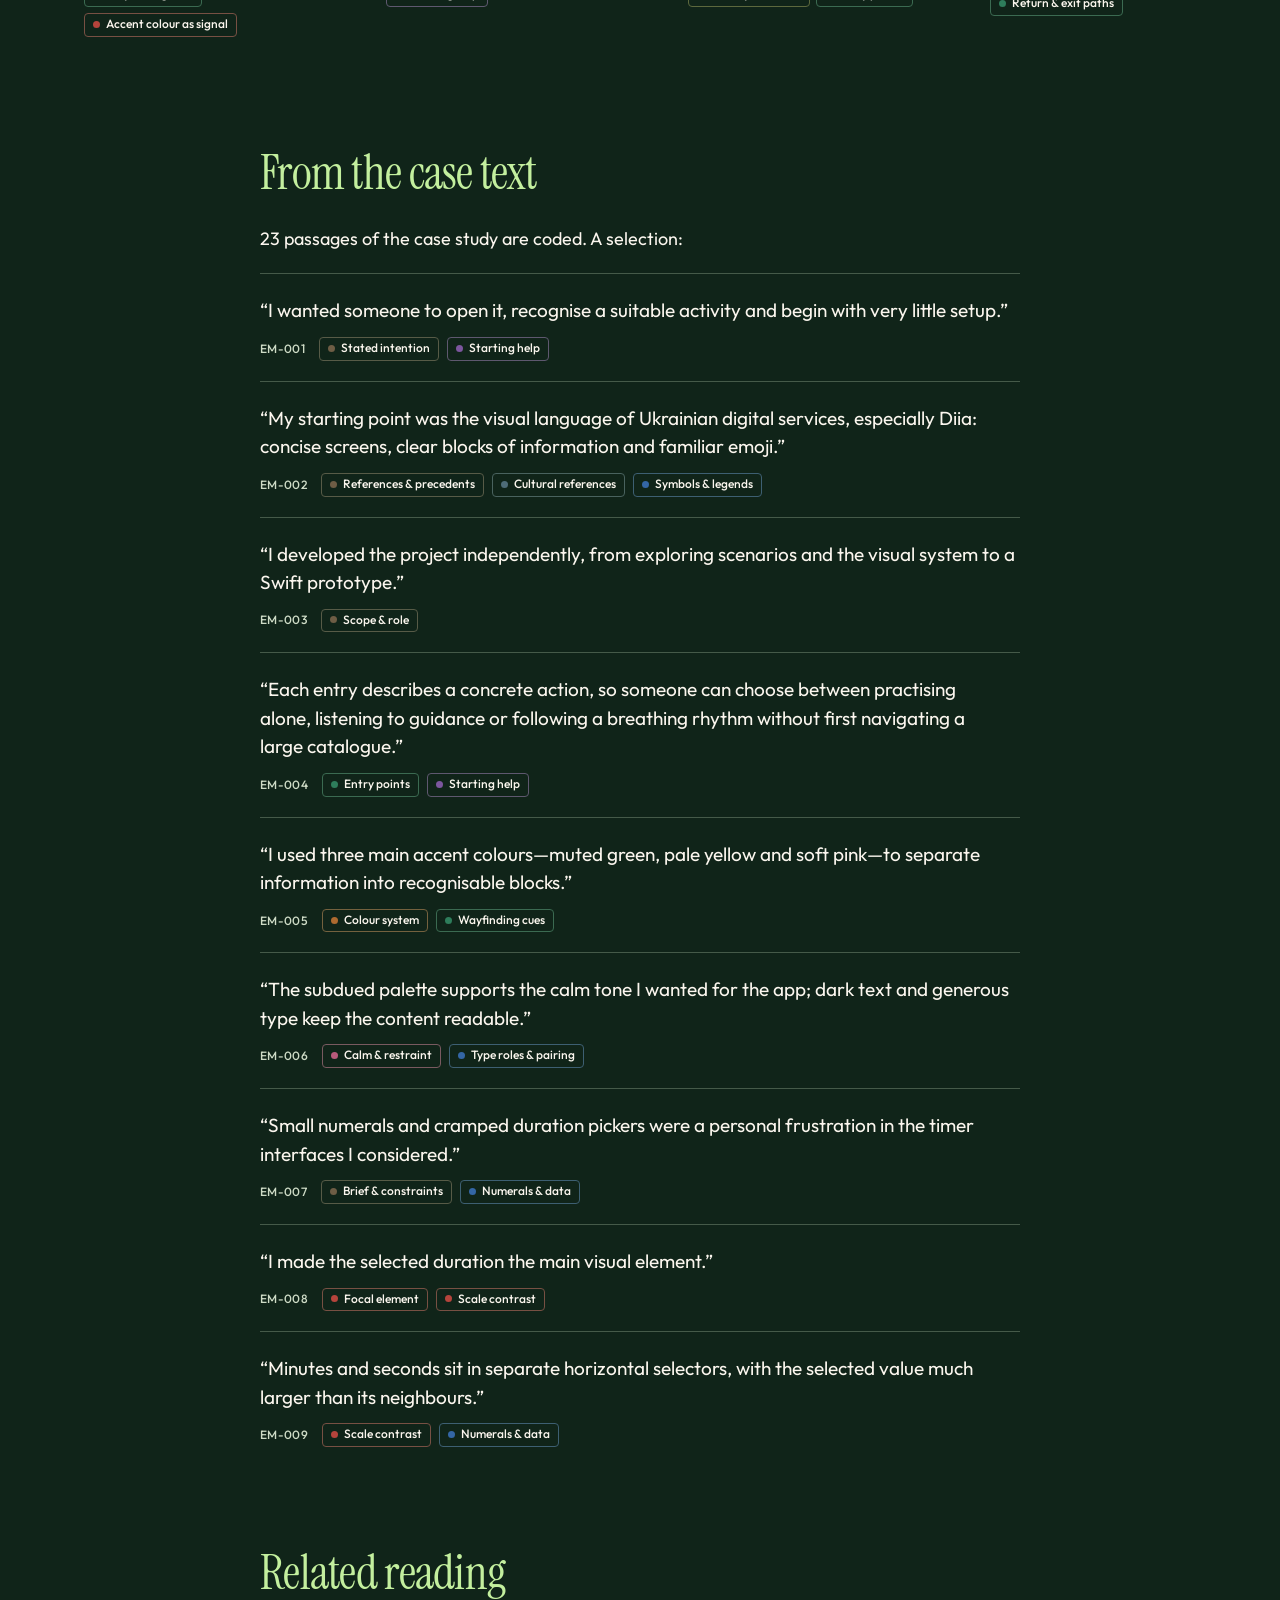
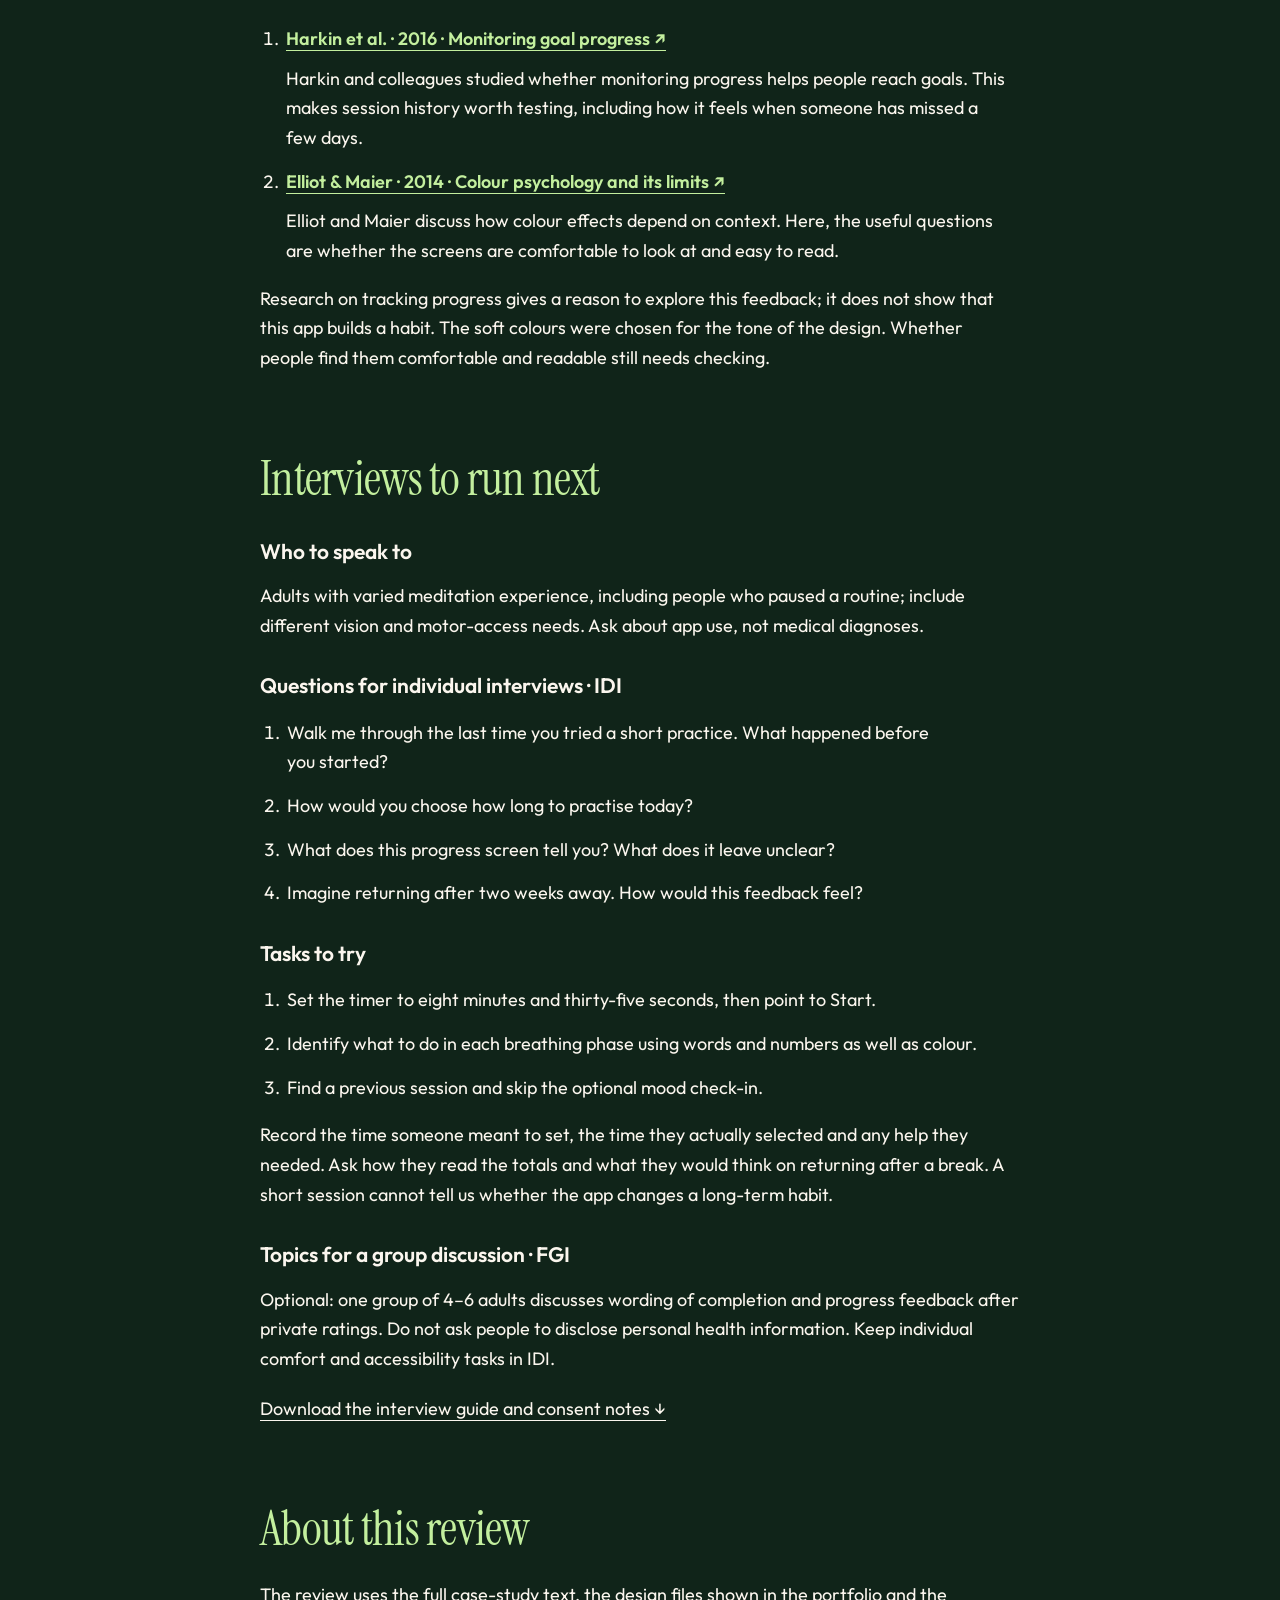
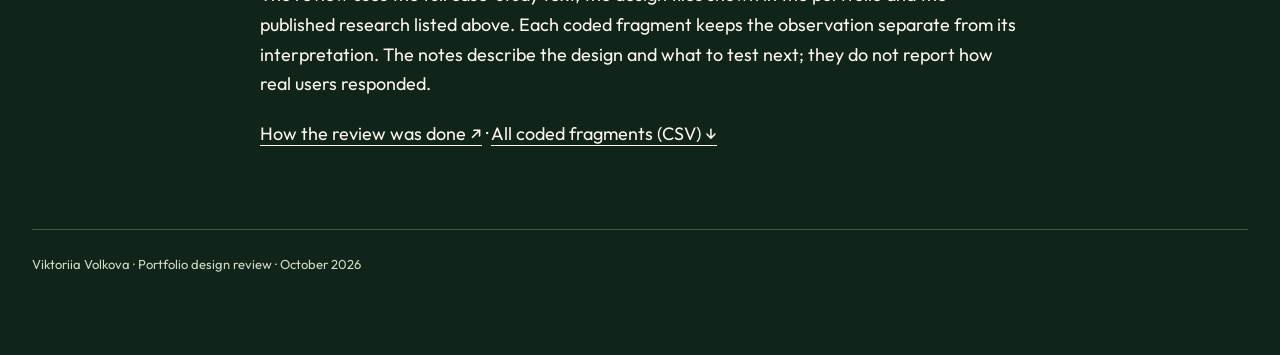
<file: research/emeditation.html>
<!doctype html><html lang="en"><head><meta charset="utf-8"><meta name="viewport" content="width=device-width, initial-scale=1"><meta name="theme-color" content="#102419"><title>eMeditation · Design notes</title><meta name="description" content="Design review notes from Viktoriia Volkova’s portfolio: coded case texts, design artefacts and interview plans."><link rel="stylesheet" href="report.css?v=5"><link rel="stylesheet" href="report-data.css?v=5"><link rel="stylesheet" href="../spacing.css?v=2"></head><body class="research-page theme--em"><main><nav class="review-nav" aria-label="Research navigation"><a href="index.html">All design notes</a><a href="../index.html#case-emeditation">Back to the case</a><a href="portfolio-research.zip" download>Download files ↓</a></nav><header class="review-hero"><div class="review-hero__text"><h1>eMeditation</h1><p class="review-hero__topic">The timer and progress screen</p><p class="lead">Is the timer easy to set, and does the progress screen feel helpful after a break?</p></div><figure class="review-art review-art--em"><img src="../img/em-timer.webp" alt="Timer with large selected minutes and seconds" loading="eager" decoding="async"><img src="../img/em-progress.webp" alt="Practice calendar, completed sessions and time spent" loading="eager" decoding="async"></figure></header><div class="review-reading"><dl class="stat-strip stat-strip--case"><div><dt>documents</dt><dd>17</dd></div><div><dt>design artefacts</dt><dd>15</dd></div><div><dt>coded fragments</dt><dd>84</dd></div><div><dt>code assignments</dt><dd>154</dd></div></dl><p class="review-status">A retrospective review of the finished design, coded in MAXQDA and ATLAS.ti. User interviews are planned and have not taken place yet.</p><h2>Design choices to test</h2><p>The large numbers make the selected time easy to spot. Showing completed sessions could help someone notice the time they have made for themselves. A streak might feel less encouraging after a few missed days.</p><p>Ask someone to set a specific duration and watch where they need to correct it. Then show the progress screen as if they were returning after a break, and ask which parts feel useful or discouraging.</p><h2>Where the codes fall</h2><p>Every coded fragment in this project, grouped into the twelve code families of the review. One fragment can carry several codes.</p><ol class="fam-bars" aria-label="Code assignments by family"><li style="--c:#7C569E;--w:100.0%"><span class="fam-bars__name">Agency &amp; control</span><span class="fam-bars__bar" aria-hidden="true"></span><span class="fam-bars__n">28</span></li><li style="--c:#3466A5;--w:78.6%"><span class="fam-bars__name">Legibility &amp; information design</span><span class="fam-bars__bar" aria-hidden="true"></span><span class="fam-bars__n">22</span></li><li style="--c:#2E7D5B;--w:64.3%"><span class="fam-bars__name">Orientation &amp; wayfinding</span><span class="fam-bars__bar" aria-hidden="true"></span><span class="fam-bars__n">18</span></li><li style="--c:#77782F;--w:64.3%"><span class="fam-bars__name">Feedback &amp; progress</span><span class="fam-bars__bar" aria-hidden="true"></span><span class="fam-bars__n">18</span></li><li style="--c:#B5443C;--w:50.0%"><span class="fam-bars__name">Attention &amp; hierarchy</span><span class="fam-bars__bar" aria-hidden="true"></span><span class="fam-bars__n">14</span></li><li style="--c:#B85A7B;--w:46.4%"><span class="fam-bars__name">Tone &amp; emotional register</span><span class="fam-bars__bar" aria-hidden="true"></span><span class="fam-bars__n">13</span></li><li style="--c:#AD6A30;--w:39.3%"><span class="fam-bars__name">Visual system &amp; coherence</span><span class="fam-bars__bar" aria-hidden="true"></span><span class="fam-bars__n">11</span></li><li style="--c:#5A6470;--w:35.7%"><span class="fam-bars__name">Validation plan</span><span class="fam-bars__bar" aria-hidden="true"></span><span class="fam-bars__n">10</span></li><li style="--c:#4E6C78;--w:21.4%"><span class="fam-bars__name">Meaning &amp; context</span><span class="fam-bars__bar" aria-hidden="true"></span><span class="fam-bars__n">6</span></li><li style="--c:#8E4464;--w:21.4%"><span class="fam-bars__name">Trade-offs &amp; risks</span><span class="fam-bars__bar" aria-hidden="true"></span><span class="fam-bars__n">6</span></li><li style="--c:#6E5D45;--w:17.9%"><span class="fam-bars__name">Design reasoning</span><span class="fam-bars__bar" aria-hidden="true"></span><span class="fam-bars__n">5</span></li><li style="--c:#1F8697;--w:10.7%"><span class="fam-bars__name">Engagement &amp; economy</span><span class="fam-bars__bar" aria-hidden="true"></span><span class="fam-bars__n">3</span></li></ol></div><section class="review-wide"><h2>Coded on the artefacts</h2><p class="review-wide__lead">Regions marked on the design files, as coded in the project. Numbers match the notes under each image.</p><div class="coded-grid coded-grid--em"><figure class="coded"><div class="coded__img" style="aspect-ratio:514/1112"><img src="../img/em-timer.webp" alt="EM · Timer" loading="lazy" decoding="async" width="514" height="1112"><span class="coded__box" style="--c:#7C569E;left:18.00%;top:28.00%;width:67.00%;height:5.00%"><b>1</b></span><span class="coded__box" style="--c:#B5443C;left:10.00%;top:37.00%;width:80.00%;height:20.00%"><b>2</b></span><span class="coded__box" style="--c:#B5443C;left:10.00%;top:62.00%;width:80.00%;height:10.00%"><b>3</b></span><span class="coded__box" style="--c:#2E7D5B;left:38.00%;top:75.00%;width:22.00%;height:13.00%"><b>4</b></span></div><figcaption>Timer</figcaption><ol class="coded__list"><li style="--c:#7C569E"><b class="coded__no">1</b><div><p>Ambient sound choices as icons above the duration (one muted).</p><p class="code-chips"><span class="code-chip" style="--c:#7C569E">Optional steps</span><span class="code-chip" style="--c:#3466A5">Symbols &amp; legends</span></p></div></li><li style="--c:#B5443C"><b class="coded__no">2</b><div><p>Minutes picker: the selected 8 is several times larger than 7 and 9.</p><p class="code-chips"><span class="code-chip" style="--c:#B5443C">Scale contrast</span><span class="code-chip" style="--c:#3466A5">Numerals &amp; data</span><span class="code-chip" style="--c:#B5443C">Focal element</span></p></div></li><li style="--c:#B5443C"><b class="coded__no">3</b><div><p>Seconds picker with 35 selected and neighbours shown smaller.</p><p class="code-chips"><span class="code-chip" style="--c:#B5443C">Scale contrast</span><span class="code-chip" style="--c:#3466A5">Numerals &amp; data</span></p></div></li><li style="--c:#2E7D5B"><b class="coded__no">4</b><div><p>Round green Start button: the clear endpoint of setup.</p><p class="code-chips"><span class="code-chip" style="--c:#2E7D5B">Wayfinding cues</span><span class="code-chip" style="--c:#B5443C">Accent colour as signal</span></p></div></li></ol></figure><figure class="coded"><div class="coded__img" style="aspect-ratio:514/1112"><img src="../img/em-breathing.webp" alt="EM · 4-7-8 breathing intro" loading="lazy" decoding="async" width="514" height="1112"><span class="coded__box" style="--c:#3466A5;left:33.00%;top:20.00%;width:34.00%;height:13.00%"><b>5</b></span><span class="coded__box" style="--c:#7C569E;left:20.00%;top:36.00%;width:62.00%;height:9.00%"><b>6</b></span><span class="coded__box" style="--c:#AD6A30;left:7.00%;top:47.00%;width:88.00%;height:26.00%"><b>7</b></span><span class="coded__box" style="--c:#7C569E;left:7.00%;top:79.00%;width:88.00%;height:10.00%"><b>8</b></span></div><figcaption>4-7-8 breathing intro</figcaption><ol class="coded__list"><li style="--c:#3466A5"><b class="coded__no">5</b><div><p>Exhaling-face emoji in a green circle.</p><p class="code-chips"><span class="code-chip" style="--c:#3466A5">Symbols &amp; legends</span><span class="code-chip" style="--c:#B85A7B">Calm &amp; restraint</span></p></div></li><li style="--c:#7C569E"><b class="coded__no">6</b><div><p>&#x27;Four rounds, about two minutes. Try it before sleep or a hard talk.&#x27;</p><p class="code-chips"><span class="code-chip" style="--c:#7C569E">Starting help</span><span class="code-chip" style="--c:#3466A5">Numerals &amp; data</span></p></div></li><li style="--c:#AD6A30"><b class="coded__no">7</b><div><p>Three numbered steps with durations, each in its phase colour (green 4 s, pink 7 s, yellow 8 s).</p><p class="code-chips"><span class="code-chip" style="--c:#AD6A30">Colour system</span><span class="code-chip" style="--c:#3466A5">Numerals &amp; data</span><span class="code-chip" style="--c:#2E7D5B">Wayfinding cues</span></p></div></li><li style="--c:#7C569E"><b class="coded__no">8</b><div><p>Posture hint and a dark &#x27;Start breathing&#x27; button.</p><p class="code-chips"><span class="code-chip" style="--c:#7C569E">Starting help</span></p></div></li></ol></figure><figure class="coded"><div class="coded__img" style="aspect-ratio:514/1112"><img src="../img/em-progress.webp" alt="EM · Progress" loading="lazy" decoding="async" width="514" height="1112"><span class="coded__box" style="--c:#77782F;left:68.00%;top:20.00%;width:29.00%;height:3.00%"><b>9</b></span><span class="coded__box" style="--c:#77782F;left:7.00%;top:25.00%;width:88.00%;height:27.00%"><b>10</b></span><span class="coded__box" style="--c:#3466A5;left:7.00%;top:54.00%;width:88.00%;height:10.00%"><b>11</b></span><span class="coded__box" style="--c:#77782F;left:7.00%;top:65.00%;width:88.00%;height:21.00%"><b>12</b></span></div><figcaption>Progress</figcaption><ol class="coded__list"><li style="--c:#77782F"><b class="coded__no">9</b><div><p>21-day streak badge; may discourage after a missed day.</p><p class="code-chips"><span class="code-chip" style="--c:#77782F">History &amp; streaks</span><span class="code-chip" style="--c:#8E4464">Competing attention</span></p></div></li><li style="--c:#77782F"><b class="coded__no">10</b><div><p>October calendar with practised days in green and today outlined.</p><p class="code-chips"><span class="code-chip" style="--c:#77782F">History &amp; streaks</span><span class="code-chip" style="--c:#AD6A30">Colour system</span></p></div></li><li style="--c:#3466A5"><b class="coded__no">11</b><div><p>&#x27;18 sessions in October&#x27; and &#x27;4 h 05 m spent breathing&#x27;. Illustrative numbers.</p><p class="code-chips"><span class="code-chip" style="--c:#3466A5">Numerals &amp; data</span><span class="code-chip" style="--c:#77782F">History &amp; streaks</span><span class="code-chip" style="--c:#5A6470">Evidence gap</span></p></div></li><li style="--c:#77782F"><b class="coded__no">12</b><div><p>&#x27;Lately&#x27; list with activity, day and duration.</p><p class="code-chips"><span class="code-chip" style="--c:#77782F">History &amp; streaks</span><span class="code-chip" style="--c:#2E7D5B">Entry points</span></p></div></li></ol></figure><figure class="coded"><div class="coded__img" style="aspect-ratio:514/1112"><img src="../img/em-mood.webp" alt="EM · After a session: mood check-in" loading="lazy" decoding="async" width="514" height="1112"><span class="coded__box" style="--c:#77782F;left:10.00%;top:34.00%;width:80.00%;height:10.00%"><b>13</b></span><span class="coded__box" style="--c:#3466A5;left:7.00%;top:45.00%;width:88.00%;height:11.00%"><b>14</b></span><span class="coded__box" style="--c:#7C569E;left:7.00%;top:60.00%;width:88.00%;height:6.00%"><b>15</b></span><span class="coded__box" style="--c:#7C569E;left:7.00%;top:85.00%;width:88.00%;height:12.00%"><b>16</b></span></div><figcaption>After a session: mood check-in</figcaption><ol class="coded__list"><li style="--c:#77782F"><b class="coded__no">13</b><div><p>&#x27;How do you feel now?&#x27; with &#x27;Only you see this. It helps us pick what to suggest tomorrow.&#x27;</p><p class="code-chips"><span class="code-chip" style="--c:#77782F">Completion response</span><span class="code-chip" style="--c:#B85A7B">Encouragement</span></p></div></li><li style="--c:#3466A5"><b class="coded__no">14</b><div><p>Five emoji from Tense to Calm, each labelled in words.</p><p class="code-chips"><span class="code-chip" style="--c:#3466A5">Symbols &amp; legends</span><span class="code-chip" style="--c:#8E4464">Ambiguous reading</span></p></div></li><li style="--c:#7C569E"><b class="coded__no">15</b><div><p>Optional note field.</p><p class="code-chips"><span class="code-chip" style="--c:#7C569E">Optional steps</span></p></div></li><li style="--c:#7C569E"><b class="coded__no">16</b><div><p>&#x27;Done&#x27; plus a visible &#x27;Skip&#x27;.</p><p class="code-chips"><span class="code-chip" style="--c:#7C569E">Optional steps</span><span class="code-chip" style="--c:#2E7D5B">Return &amp; exit paths</span></p></div></li></ol></figure></div></section><div class="review-reading"><h2>From the case text</h2><p>23 passages of the case study are coded. A selection:</p><div class="quote-list"><blockquote><p>“I wanted someone to open it, recognise a suitable activity and begin with very little setup.”</p><div class="quote-meta"><span class="meta">EM-001</span><span class="code-chip" style="--c:#6E5D45">Stated intention</span><span class="code-chip" style="--c:#7C569E">Starting help</span></div></blockquote><blockquote><p>“My starting point was the visual language of Ukrainian digital services, especially Diia: concise screens, clear blocks of information and familiar emoji.”</p><div class="quote-meta"><span class="meta">EM-002</span><span class="code-chip" style="--c:#6E5D45">References &amp; precedents</span><span class="code-chip" style="--c:#4E6C78">Cultural references</span><span class="code-chip" style="--c:#3466A5">Symbols &amp; legends</span></div></blockquote><blockquote><p>“I developed the project independently, from exploring scenarios and the visual system to a Swift prototype.”</p><div class="quote-meta"><span class="meta">EM-003</span><span class="code-chip" style="--c:#6E5D45">Scope &amp; role</span></div></blockquote><blockquote><p>“Each entry describes a concrete action, so someone can choose between practising alone, listening to guidance or following a breathing rhythm without first navigating a large catalogue.”</p><div class="quote-meta"><span class="meta">EM-004</span><span class="code-chip" style="--c:#2E7D5B">Entry points</span><span class="code-chip" style="--c:#7C569E">Starting help</span></div></blockquote><blockquote><p>“I used three main accent colours—muted green, pale yellow and soft pink—to separate information into recognisable blocks.”</p><div class="quote-meta"><span class="meta">EM-005</span><span class="code-chip" style="--c:#AD6A30">Colour system</span><span class="code-chip" style="--c:#2E7D5B">Wayfinding cues</span></div></blockquote><blockquote><p>“The subdued palette supports the calm tone I wanted for the app; dark text and generous type keep the content readable.”</p><div class="quote-meta"><span class="meta">EM-006</span><span class="code-chip" style="--c:#B85A7B">Calm &amp; restraint</span><span class="code-chip" style="--c:#3466A5">Type roles &amp; pairing</span></div></blockquote><blockquote><p>“Small numerals and cramped duration pickers were a personal frustration in the timer interfaces I considered.”</p><div class="quote-meta"><span class="meta">EM-007</span><span class="code-chip" style="--c:#6E5D45">Brief &amp; constraints</span><span class="code-chip" style="--c:#3466A5">Numerals &amp; data</span></div></blockquote><blockquote><p>“I made the selected duration the main visual element.”</p><div class="quote-meta"><span class="meta">EM-008</span><span class="code-chip" style="--c:#B5443C">Focal element</span><span class="code-chip" style="--c:#B5443C">Scale contrast</span></div></blockquote><blockquote><p>“Minutes and seconds sit in separate horizontal selectors, with the selected value much larger than its neighbours.”</p><div class="quote-meta"><span class="meta">EM-009</span><span class="code-chip" style="--c:#B5443C">Scale contrast</span><span class="code-chip" style="--c:#3466A5">Numerals &amp; data</span></div></blockquote></div><h2>Related reading</h2><ol class="research__sources"><li><a href="https://www.apa.org/pubs/journals/releases/bul-bul0000025.pdf" target="_blank" rel="noopener">Harkin et al. · 2016 · Monitoring goal progress ↗</a><span>Harkin and colleagues studied whether monitoring progress helps people reach goals. This makes session history worth testing, including how it feels when someone has missed a few days.</span></li><li><a href="https://www.annualreviews.org/content/journals/10.1146/annurev-psych-010213-115035/" target="_blank" rel="noopener">Elliot &amp; Maier · 2014 · Colour psychology and its limits ↗</a><span>Elliot and Maier discuss how colour effects depend on context. Here, the useful questions are whether the screens are comfortable to look at and easy to read.</span></li></ol><p>Research on tracking progress gives a reason to explore this feedback; it does not show that this app builds a habit. The soft colours were chosen for the tone of the design. Whether people find them comfortable and readable still needs checking.</p><h2>Interviews to run next</h2><h3>Who to speak to</h3><p>Adults with varied meditation experience, including people who paused a routine; include different vision and motor-access needs. Ask about app use, not medical diagnoses.</p><h3>Questions for individual interviews · IDI</h3><ol><li>Walk me through the last time you tried a short practice. What happened before you started?</li><li>How would you choose how long to practise today?</li><li>What does this progress screen tell you? What does it leave unclear?</li><li>Imagine returning after two weeks away. How would this feedback feel?</li></ol><h3>Tasks to try</h3><ol><li>Set the timer to eight minutes and thirty-five seconds, then point to Start.</li><li>Identify what to do in each breathing phase using words and numbers as well as colour.</li><li>Find a previous session and skip the optional mood check-in.</li></ol><p>Record the time someone meant to set, the time they actually selected and any help they needed. Ask how they read the totals and what they would think on returning after a break. A short session cannot tell us whether the app changes a long-term habit.</p><h3>Topics for a group discussion · FGI</h3><p>Optional: one group of 4–6 adults discusses wording of completion and progress feedback after private ratings. Do not ask people to disclose personal health information. Keep individual comfort and accessibility tasks in IDI.</p><p><a href="protocols/emeditation.md">Download the interview guide and consent notes ↓</a></p><h2>About this review</h2><p>The review uses the full case-study text, the design files shown in the portfolio and the published research listed above. Each coded fragment keeps the observation separate from its interpretation. The notes describe the design and what to test next; they do not report how real users responded.</p><p><a href="method.html">How the review was done ↗</a> · <a href="coded-segments.csv" download>All coded fragments (CSV) ↓</a></p></div><footer>Viktoriia Volkova · Portfolio design review · October 2026</footer></main><script src="report-labels.js?v=1" defer></script></body></html>
</file>
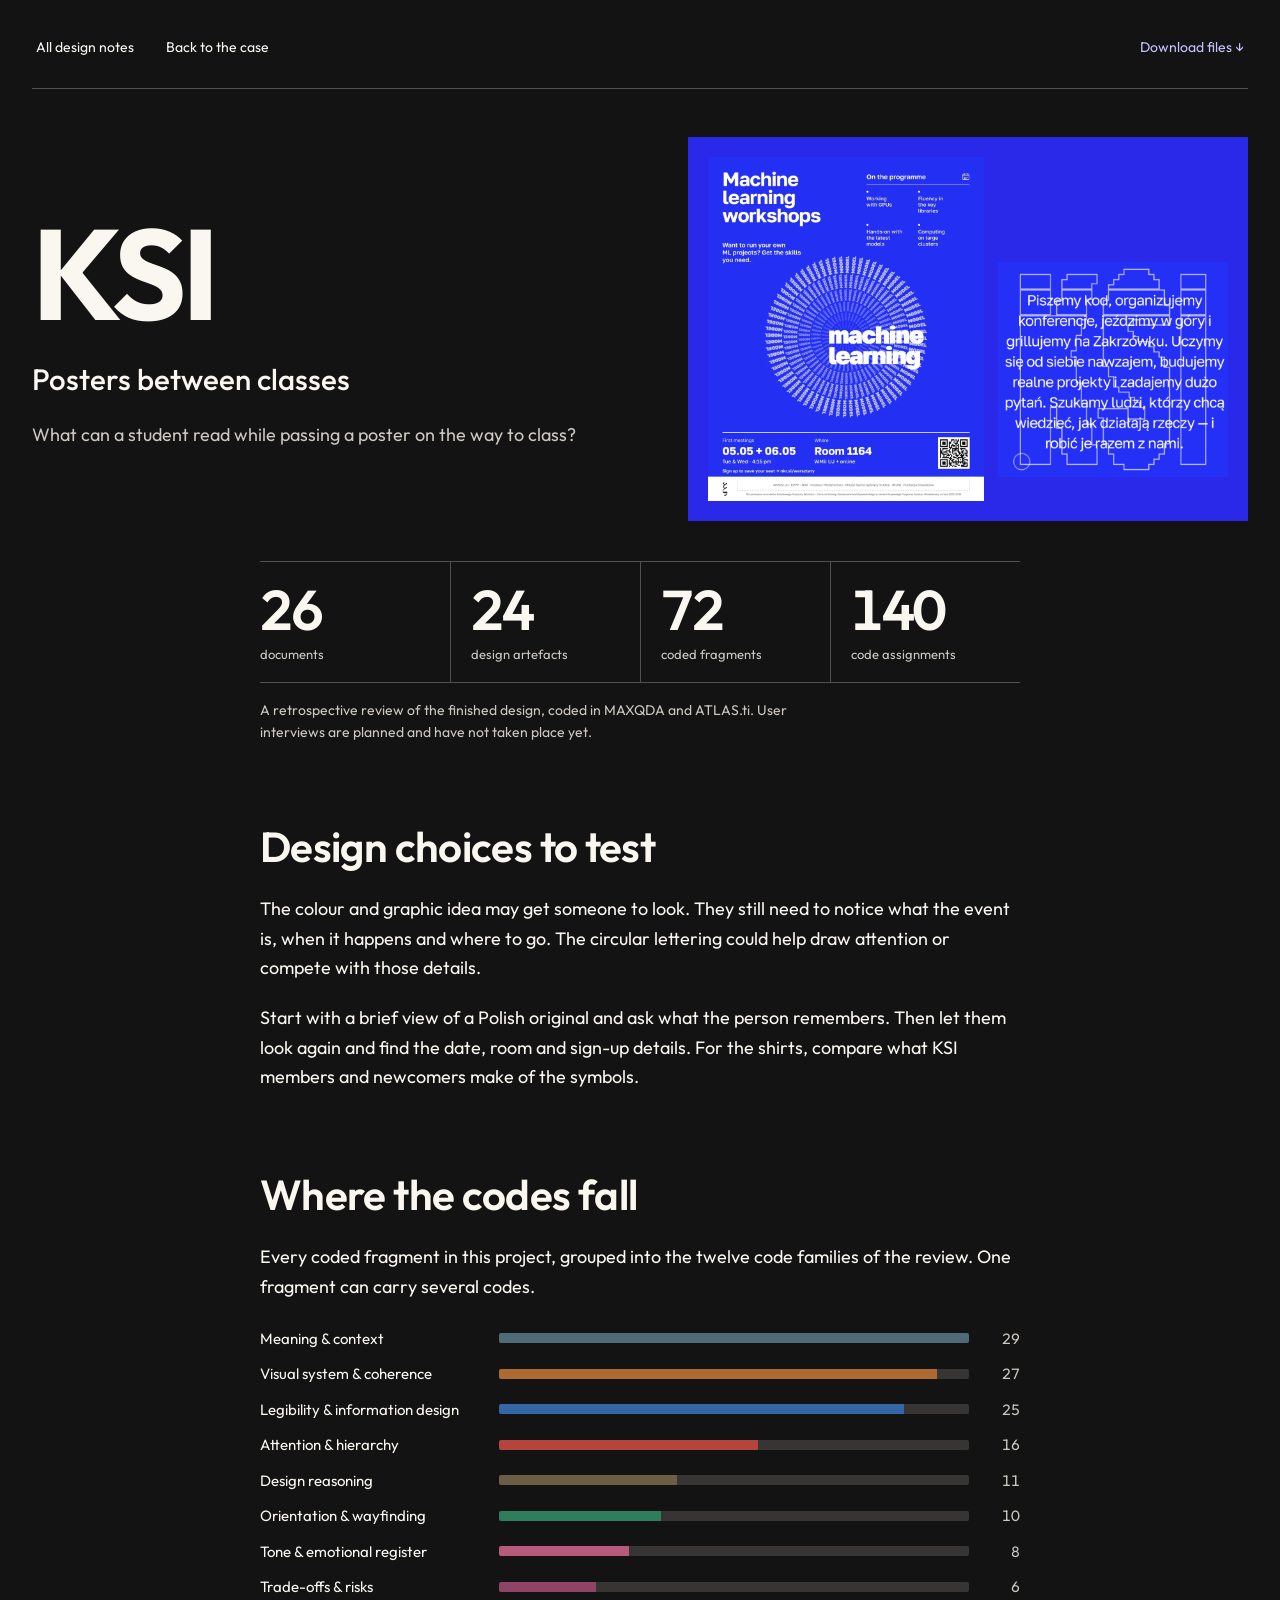
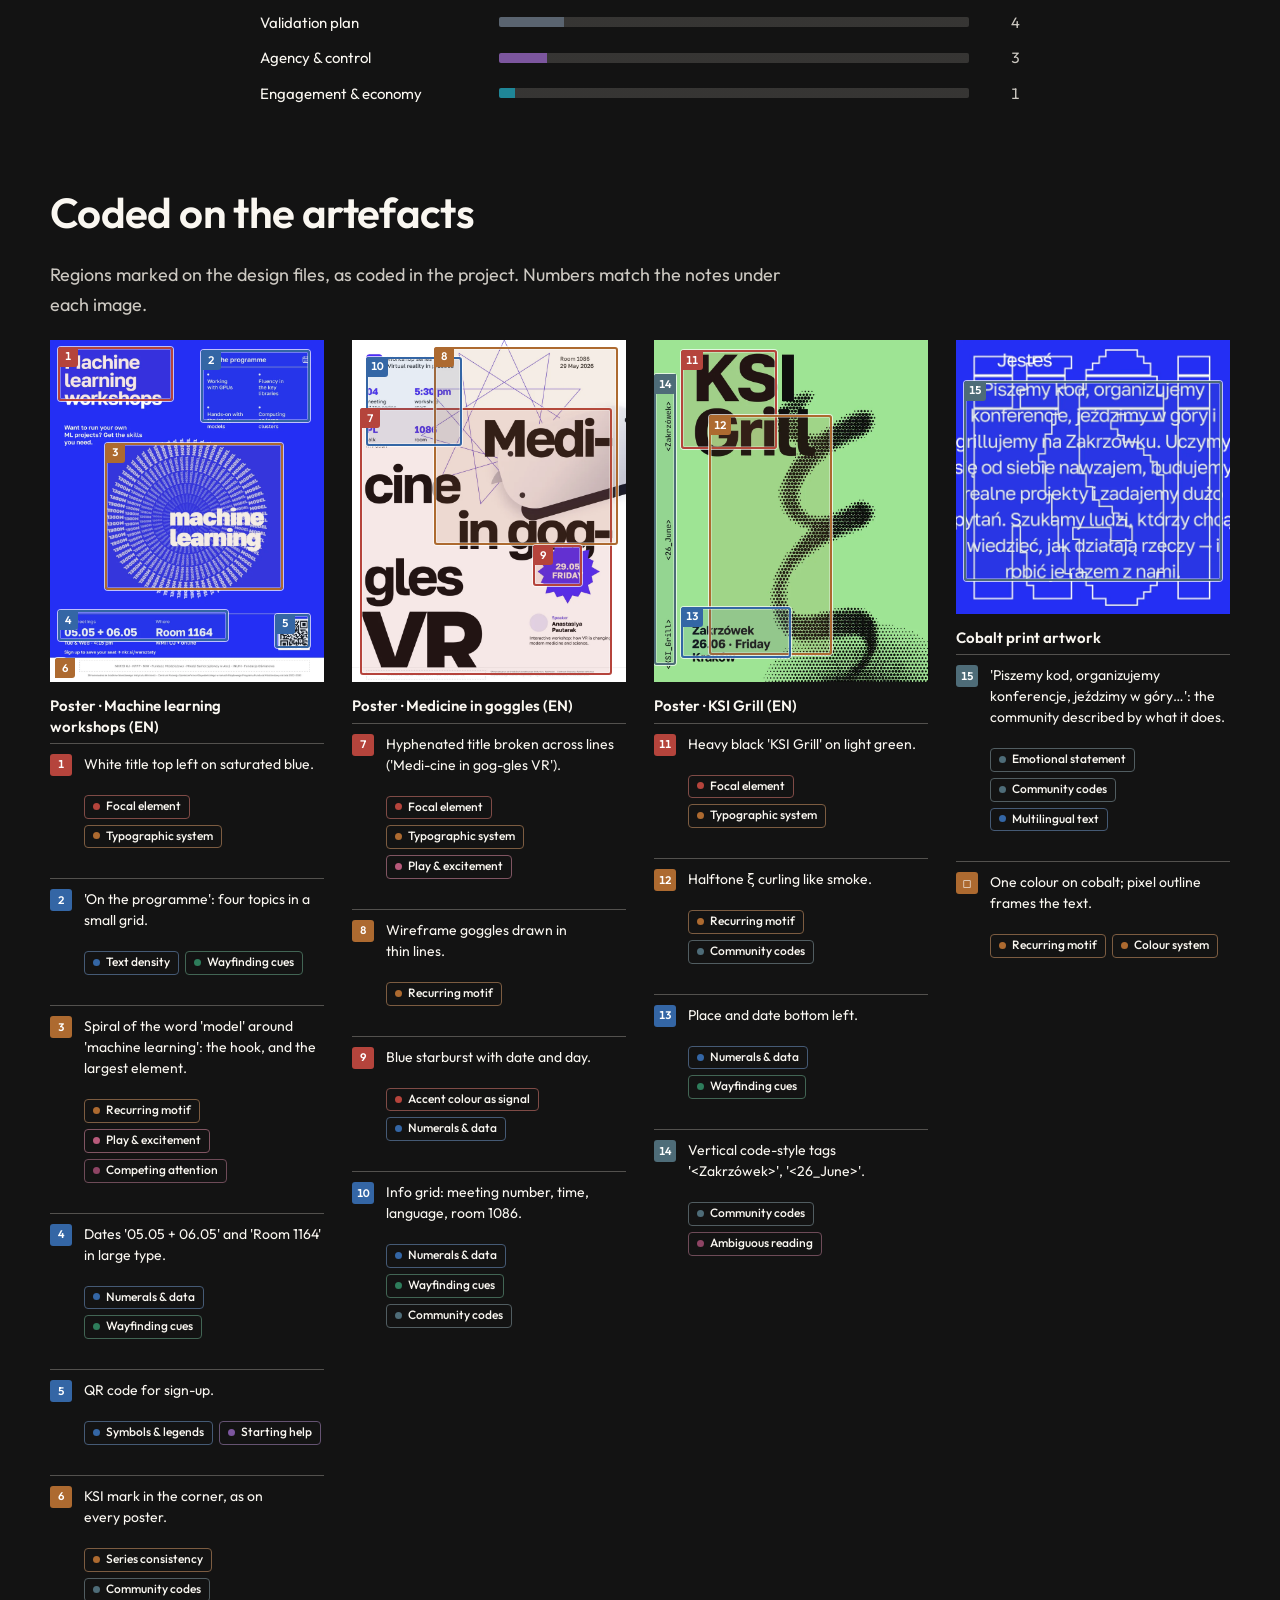
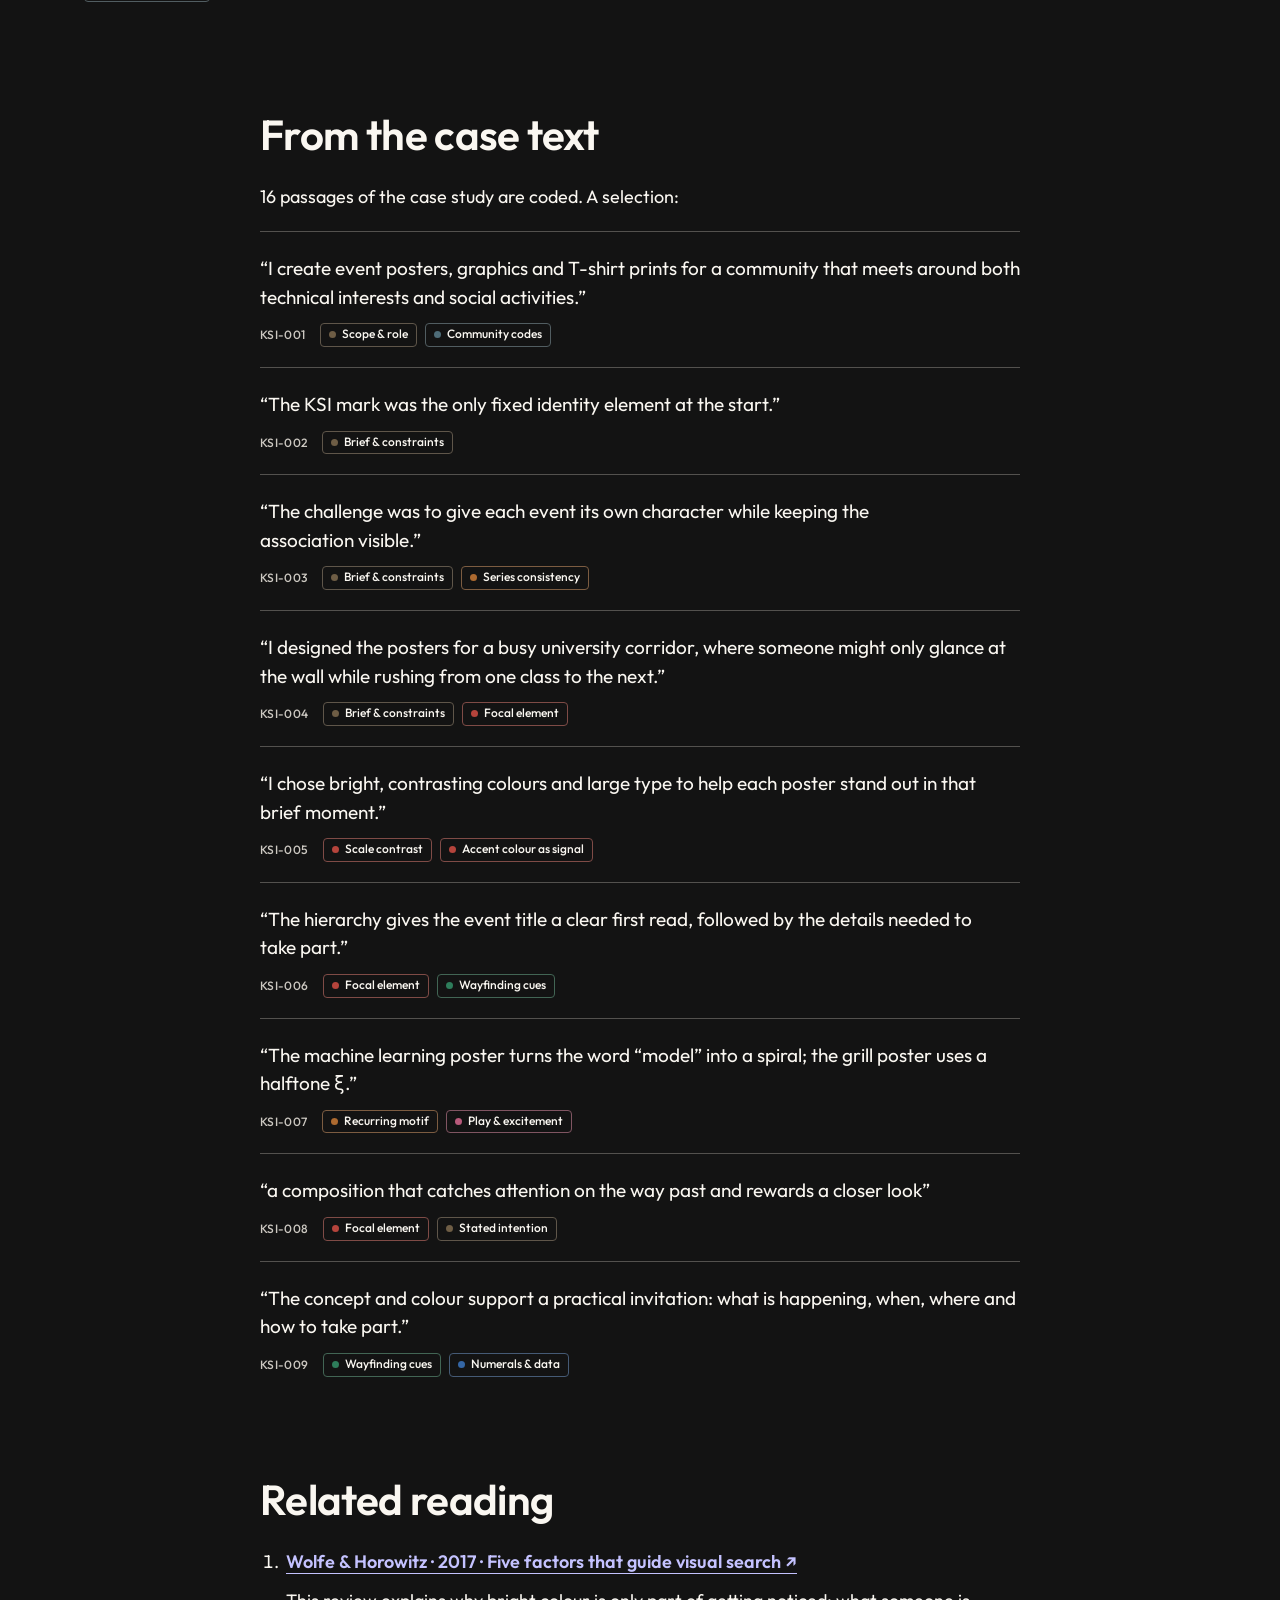
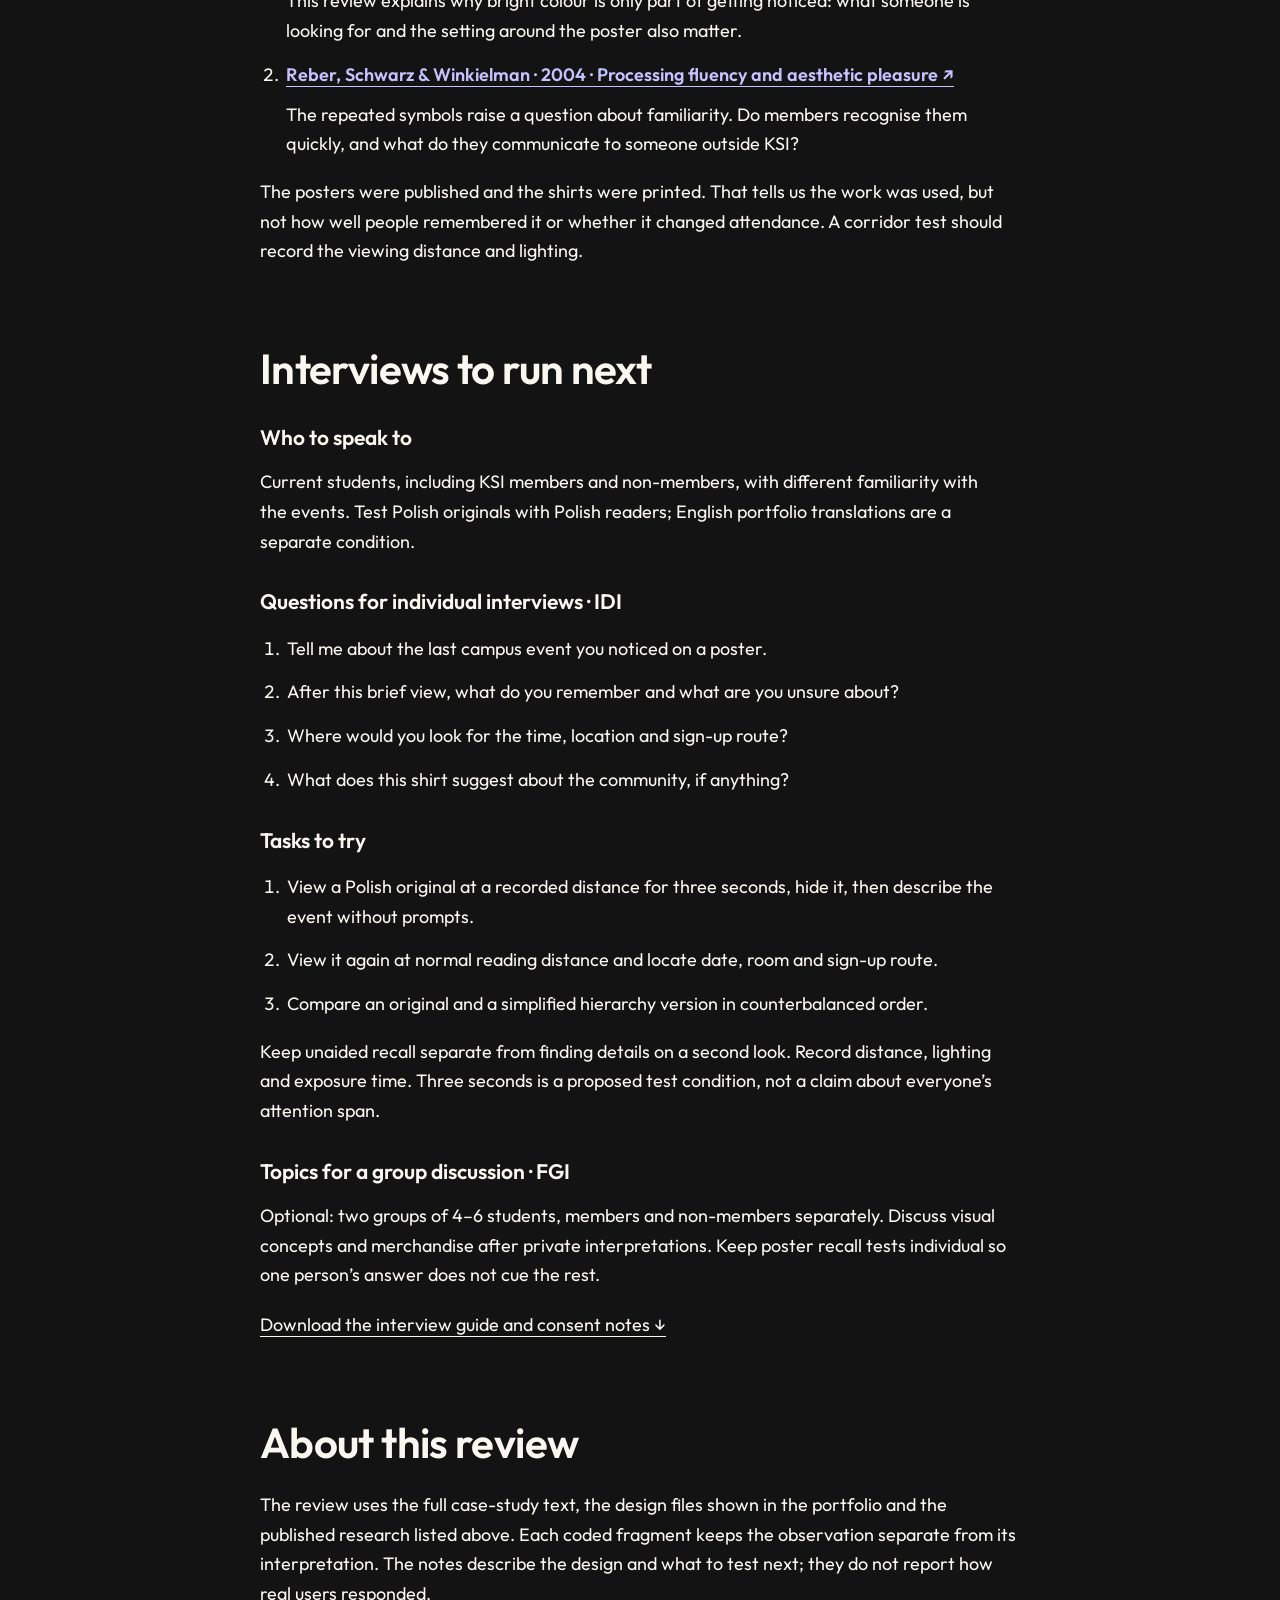
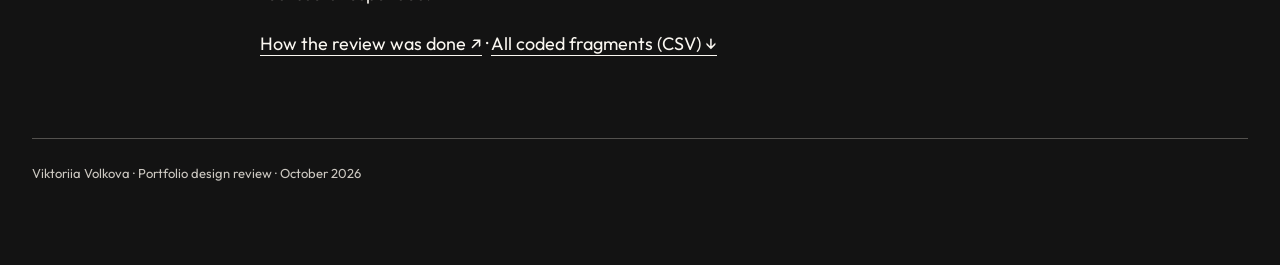
<file: research/ksi.html>
<!doctype html><html lang="en"><head><meta charset="utf-8"><meta name="viewport" content="width=device-width, initial-scale=1"><meta name="theme-color" content="#131313"><title>KSI · Design notes</title><meta name="description" content="Design review notes from Viktoriia Volkova’s portfolio: coded case texts, design artefacts and interview plans."><link rel="stylesheet" href="report.css?v=5"><link rel="stylesheet" href="report-data.css?v=5"><link rel="stylesheet" href="../spacing.css?v=2"></head><body class="research-page theme--ksi"><main><nav class="review-nav" aria-label="Research navigation"><a href="index.html">All design notes</a><a href="../index.html#case-ksi">Back to the case</a><a href="portfolio-research.zip" download>Download files ↓</a></nav><header class="review-hero"><div class="review-hero__text"><h1>KSI</h1><p class="review-hero__topic">Posters between classes</p><p class="lead">What can a student read while passing a poster on the way to class?</p></div><figure class="review-art review-art--ksi"><img src="../img/ksi-poster-ml-en.webp" alt="Machine-learning workshop poster, English portfolio version" loading="eager" decoding="async"><img src="../img/ksi-cobalt-flat.png" alt="KSI manifesto T-shirt print artwork" loading="eager" decoding="async"></figure></header><div class="review-reading"><dl class="stat-strip stat-strip--case"><div><dt>documents</dt><dd>26</dd></div><div><dt>design artefacts</dt><dd>24</dd></div><div><dt>coded fragments</dt><dd>72</dd></div><div><dt>code assignments</dt><dd>140</dd></div></dl><p class="review-status">A retrospective review of the finished design, coded in MAXQDA and ATLAS.ti. User interviews are planned and have not taken place yet.</p><h2>Design choices to test</h2><p>The colour and graphic idea may get someone to look. They still need to notice what the event is, when it happens and where to go. The circular lettering could help draw attention or compete with those details.</p><p>Start with a brief view of a Polish original and ask what the person remembers. Then let them look again and find the date, room and sign-up details. For the shirts, compare what KSI members and newcomers make of the symbols.</p><h2>Where the codes fall</h2><p>Every coded fragment in this project, grouped into the twelve code families of the review. One fragment can carry several codes.</p><ol class="fam-bars" aria-label="Code assignments by family"><li style="--c:#4E6C78;--w:100.0%"><span class="fam-bars__name">Meaning &amp; context</span><span class="fam-bars__bar" aria-hidden="true"></span><span class="fam-bars__n">29</span></li><li style="--c:#AD6A30;--w:93.1%"><span class="fam-bars__name">Visual system &amp; coherence</span><span class="fam-bars__bar" aria-hidden="true"></span><span class="fam-bars__n">27</span></li><li style="--c:#3466A5;--w:86.2%"><span class="fam-bars__name">Legibility &amp; information design</span><span class="fam-bars__bar" aria-hidden="true"></span><span class="fam-bars__n">25</span></li><li style="--c:#B5443C;--w:55.2%"><span class="fam-bars__name">Attention &amp; hierarchy</span><span class="fam-bars__bar" aria-hidden="true"></span><span class="fam-bars__n">16</span></li><li style="--c:#6E5D45;--w:37.9%"><span class="fam-bars__name">Design reasoning</span><span class="fam-bars__bar" aria-hidden="true"></span><span class="fam-bars__n">11</span></li><li style="--c:#2E7D5B;--w:34.5%"><span class="fam-bars__name">Orientation &amp; wayfinding</span><span class="fam-bars__bar" aria-hidden="true"></span><span class="fam-bars__n">10</span></li><li style="--c:#B85A7B;--w:27.6%"><span class="fam-bars__name">Tone &amp; emotional register</span><span class="fam-bars__bar" aria-hidden="true"></span><span class="fam-bars__n">8</span></li><li style="--c:#8E4464;--w:20.7%"><span class="fam-bars__name">Trade-offs &amp; risks</span><span class="fam-bars__bar" aria-hidden="true"></span><span class="fam-bars__n">6</span></li><li style="--c:#5A6470;--w:13.8%"><span class="fam-bars__name">Validation plan</span><span class="fam-bars__bar" aria-hidden="true"></span><span class="fam-bars__n">4</span></li><li style="--c:#7C569E;--w:10.3%"><span class="fam-bars__name">Agency &amp; control</span><span class="fam-bars__bar" aria-hidden="true"></span><span class="fam-bars__n">3</span></li><li style="--c:#1F8697;--w:3.4%"><span class="fam-bars__name">Engagement &amp; economy</span><span class="fam-bars__bar" aria-hidden="true"></span><span class="fam-bars__n">1</span></li></ol></div><section class="review-wide"><h2>Coded on the artefacts</h2><p class="review-wide__lead">Regions marked on the design files, as coded in the project. Numbers match the notes under each image.</p><div class="coded-grid coded-grid--ksi"><figure class="coded"><div class="coded__img" style="aspect-ratio:864/1080"><img src="../img/ksi-poster-ml-en.webp" alt="KSI · Poster · Machine learning workshops (EN)" loading="lazy" decoding="async" width="864" height="1080"><span class="coded__box" style="--c:#B5443C;left:3.00%;top:2.00%;width:42.00%;height:16.00%"><b>1</b></span><span class="coded__box" style="--c:#3466A5;left:55.00%;top:3.00%;width:40.00%;height:21.00%"><b>2</b></span><span class="coded__box" style="--c:#AD6A30;left:20.00%;top:30.00%;width:65.00%;height:43.00%"><b>3</b></span><span class="coded__box" style="--c:#3466A5;left:3.00%;top:79.00%;width:62.00%;height:9.00%"><b>4</b></span><span class="coded__box" style="--c:#3466A5;left:82.00%;top:80.00%;width:13.00%;height:10.00%"><b>5</b></span><span class="coded__box" style="--c:#AD6A30;left:2.00%;top:93.00%;width:4.00%;height:4.00%"><b>6</b></span></div><figcaption>Poster · Machine learning workshops (EN)</figcaption><ol class="coded__list"><li style="--c:#B5443C"><b class="coded__no">1</b><div><p>White title top left on saturated blue.</p><p class="code-chips"><span class="code-chip" style="--c:#B5443C">Focal element</span><span class="code-chip" style="--c:#AD6A30">Typographic system</span></p></div></li><li style="--c:#3466A5"><b class="coded__no">2</b><div><p>&#x27;On the programme&#x27;: four topics in a small grid.</p><p class="code-chips"><span class="code-chip" style="--c:#3466A5">Text density</span><span class="code-chip" style="--c:#2E7D5B">Wayfinding cues</span></p></div></li><li style="--c:#AD6A30"><b class="coded__no">3</b><div><p>Spiral of the word &#x27;model&#x27; around &#x27;machine learning&#x27;: the hook, and the largest element.</p><p class="code-chips"><span class="code-chip" style="--c:#AD6A30">Recurring motif</span><span class="code-chip" style="--c:#B85A7B">Play &amp; excitement</span><span class="code-chip" style="--c:#8E4464">Competing attention</span></p></div></li><li style="--c:#3466A5"><b class="coded__no">4</b><div><p>Dates &#x27;05.05 + 06.05&#x27; and &#x27;Room 1164&#x27; in large type.</p><p class="code-chips"><span class="code-chip" style="--c:#3466A5">Numerals &amp; data</span><span class="code-chip" style="--c:#2E7D5B">Wayfinding cues</span></p></div></li><li style="--c:#3466A5"><b class="coded__no">5</b><div><p>QR code for sign-up.</p><p class="code-chips"><span class="code-chip" style="--c:#3466A5">Symbols &amp; legends</span><span class="code-chip" style="--c:#7C569E">Starting help</span></p></div></li><li style="--c:#AD6A30"><b class="coded__no">6</b><div><p>KSI mark in the corner, as on every poster.</p><p class="code-chips"><span class="code-chip" style="--c:#AD6A30">Series consistency</span><span class="code-chip" style="--c:#4E6C78">Community codes</span></p></div></li></ol></figure><figure class="coded"><div class="coded__img" style="aspect-ratio:864/1080"><img src="../img/ksi-poster-vr-en.webp" alt="KSI · Poster · Medicine in goggles (EN)" loading="lazy" decoding="async" width="864" height="1080"><span class="coded__box" style="--c:#B5443C;left:3.00%;top:20.00%;width:92.00%;height:78.00%"><b>7</b></span><span class="coded__box" style="--c:#AD6A30;left:30.00%;top:2.00%;width:67.00%;height:58.00%"><b>8</b></span><span class="coded__box" style="--c:#B5443C;left:66.00%;top:60.00%;width:18.00%;height:12.00%"><b>9</b></span><span class="coded__box" style="--c:#3466A5;left:5.00%;top:5.00%;width:35.00%;height:26.00%"><b>10</b></span></div><figcaption>Poster · Medicine in goggles (EN)</figcaption><ol class="coded__list"><li style="--c:#B5443C"><b class="coded__no">7</b><div><p>Hyphenated title broken across lines (&#x27;Medi-cine in gog-gles VR&#x27;).</p><p class="code-chips"><span class="code-chip" style="--c:#B5443C">Focal element</span><span class="code-chip" style="--c:#AD6A30">Typographic system</span><span class="code-chip" style="--c:#B85A7B">Play &amp; excitement</span></p></div></li><li style="--c:#AD6A30"><b class="coded__no">8</b><div><p>Wireframe goggles drawn in thin lines.</p><p class="code-chips"><span class="code-chip" style="--c:#AD6A30">Recurring motif</span></p></div></li><li style="--c:#B5443C"><b class="coded__no">9</b><div><p>Blue starburst with date and day.</p><p class="code-chips"><span class="code-chip" style="--c:#B5443C">Accent colour as signal</span><span class="code-chip" style="--c:#3466A5">Numerals &amp; data</span></p></div></li><li style="--c:#3466A5"><b class="coded__no">10</b><div><p>Info grid: meeting number, time, language, room 1086.</p><p class="code-chips"><span class="code-chip" style="--c:#3466A5">Numerals &amp; data</span><span class="code-chip" style="--c:#2E7D5B">Wayfinding cues</span><span class="code-chip" style="--c:#4E6C78">Community codes</span></p></div></li></ol></figure><figure class="coded"><div class="coded__img" style="aspect-ratio:864/1080"><img src="../img/ksi-poster-grill-en.webp" alt="KSI · Poster · KSI Grill (EN)" loading="lazy" decoding="async" width="864" height="1080"><span class="coded__box" style="--c:#B5443C;left:10.00%;top:3.00%;width:35.00%;height:29.00%"><b>11</b></span><span class="coded__box" style="--c:#AD6A30;left:20.00%;top:22.00%;width:45.00%;height:70.00%"><b>12</b></span><span class="coded__box" style="--c:#3466A5;left:10.00%;top:78.00%;width:40.00%;height:15.00%"><b>13</b></span><span class="coded__box" style="--c:#4E6C78;left:0.00%;top:10.00%;width:8.00%;height:85.00%"><b>14</b></span></div><figcaption>Poster · KSI Grill (EN)</figcaption><ol class="coded__list"><li style="--c:#B5443C"><b class="coded__no">11</b><div><p>Heavy black &#x27;KSI Grill&#x27; on light green.</p><p class="code-chips"><span class="code-chip" style="--c:#B5443C">Focal element</span><span class="code-chip" style="--c:#AD6A30">Typographic system</span></p></div></li><li style="--c:#AD6A30"><b class="coded__no">12</b><div><p>Halftone ξ curling like smoke.</p><p class="code-chips"><span class="code-chip" style="--c:#AD6A30">Recurring motif</span><span class="code-chip" style="--c:#4E6C78">Community codes</span></p></div></li><li style="--c:#3466A5"><b class="coded__no">13</b><div><p>Place and date bottom left.</p><p class="code-chips"><span class="code-chip" style="--c:#3466A5">Numerals &amp; data</span><span class="code-chip" style="--c:#2E7D5B">Wayfinding cues</span></p></div></li><li style="--c:#4E6C78"><b class="coded__no">14</b><div><p>Vertical code-style tags &#x27;&lt;Zakrzówek&gt;&#x27;, &#x27;&lt;26_June&gt;&#x27;.</p><p class="code-chips"><span class="code-chip" style="--c:#4E6C78">Community codes</span><span class="code-chip" style="--c:#8E4464">Ambiguous reading</span></p></div></li></ol></figure><figure class="coded"><div class="coded__img" style="aspect-ratio:600/600"><img src="../img/ksi-tee-cobalt-art.webp" alt="KSI · Cobalt print artwork" loading="lazy" decoding="async" width="600" height="600"><span class="coded__box" style="--c:#4E6C78;left:3.00%;top:15.00%;width:94.00%;height:73.00%"><b>15</b></span></div><figcaption>Cobalt print artwork</figcaption><ol class="coded__list"><li style="--c:#4E6C78"><b class="coded__no">15</b><div><p>&#x27;Piszemy kod, organizujemy konferencje, jeździmy w góry…&#x27;: the community described by what it does.</p><p class="code-chips"><span class="code-chip" style="--c:#4E6C78">Emotional statement</span><span class="code-chip" style="--c:#4E6C78">Community codes</span><span class="code-chip" style="--c:#3466A5">Multilingual text</span></p></div></li><li style="--c:#AD6A30"><b class="coded__no">◻</b><div><p>One colour on cobalt; pixel outline frames the text.</p><p class="code-chips"><span class="code-chip" style="--c:#AD6A30">Recurring motif</span><span class="code-chip" style="--c:#AD6A30">Colour system</span></p></div></li></ol></figure></div></section><div class="review-reading"><h2>From the case text</h2><p>16 passages of the case study are coded. A selection:</p><div class="quote-list"><blockquote><p>“I create event posters, graphics and T-shirt prints for a community that meets around both technical interests and social activities.”</p><div class="quote-meta"><span class="meta">KSI-001</span><span class="code-chip" style="--c:#6E5D45">Scope &amp; role</span><span class="code-chip" style="--c:#4E6C78">Community codes</span></div></blockquote><blockquote><p>“The KSI mark was the only fixed identity element at the start.”</p><div class="quote-meta"><span class="meta">KSI-002</span><span class="code-chip" style="--c:#6E5D45">Brief &amp; constraints</span></div></blockquote><blockquote><p>“The challenge was to give each event its own character while keeping the association visible.”</p><div class="quote-meta"><span class="meta">KSI-003</span><span class="code-chip" style="--c:#6E5D45">Brief &amp; constraints</span><span class="code-chip" style="--c:#AD6A30">Series consistency</span></div></blockquote><blockquote><p>“I designed the posters for a busy university corridor, where someone might only glance at the wall while rushing from one class to the next.”</p><div class="quote-meta"><span class="meta">KSI-004</span><span class="code-chip" style="--c:#6E5D45">Brief &amp; constraints</span><span class="code-chip" style="--c:#B5443C">Focal element</span></div></blockquote><blockquote><p>“I chose bright, contrasting colours and large type to help each poster stand out in that brief moment.”</p><div class="quote-meta"><span class="meta">KSI-005</span><span class="code-chip" style="--c:#B5443C">Scale contrast</span><span class="code-chip" style="--c:#B5443C">Accent colour as signal</span></div></blockquote><blockquote><p>“The hierarchy gives the event title a clear first read, followed by the details needed to take part.”</p><div class="quote-meta"><span class="meta">KSI-006</span><span class="code-chip" style="--c:#B5443C">Focal element</span><span class="code-chip" style="--c:#2E7D5B">Wayfinding cues</span></div></blockquote><blockquote><p>“The machine learning poster turns the word “model” into a spiral; the grill poster uses a halftone ξ.”</p><div class="quote-meta"><span class="meta">KSI-007</span><span class="code-chip" style="--c:#AD6A30">Recurring motif</span><span class="code-chip" style="--c:#B85A7B">Play &amp; excitement</span></div></blockquote><blockquote><p>“a composition that catches attention on the way past and rewards a closer look”</p><div class="quote-meta"><span class="meta">KSI-008</span><span class="code-chip" style="--c:#B5443C">Focal element</span><span class="code-chip" style="--c:#6E5D45">Stated intention</span></div></blockquote><blockquote><p>“The concept and colour support a practical invitation: what is happening, when, where and how to take part.”</p><div class="quote-meta"><span class="meta">KSI-009</span><span class="code-chip" style="--c:#2E7D5B">Wayfinding cues</span><span class="code-chip" style="--c:#3466A5">Numerals &amp; data</span></div></blockquote></div><h2>Related reading</h2><ol class="research__sources"><li><a href="https://www.nature.com/articles/s41562-017-0058" target="_blank" rel="noopener">Wolfe &amp; Horowitz · 2017 · Five factors that guide visual search ↗</a><span>This review explains why bright colour is only part of getting noticed: what someone is looking for and the setting around the poster also matter.</span></li><li><a href="https://psy2.ucsd.edu/~pwinkiel/reber-schwarz-winkielman-beauty-PSPR-2004.pdf" target="_blank" rel="noopener">Reber, Schwarz &amp; Winkielman · 2004 · Processing fluency and aesthetic pleasure ↗</a><span>The repeated symbols raise a question about familiarity. Do members recognise them quickly, and what do they communicate to someone outside KSI?</span></li></ol><p>The posters were published and the shirts were printed. That tells us the work was used, but not how well people remembered it or whether it changed attendance. A corridor test should record the viewing distance and lighting.</p><h2>Interviews to run next</h2><h3>Who to speak to</h3><p>Current students, including KSI members and non-members, with different familiarity with the events. Test Polish originals with Polish readers; English portfolio translations are a separate condition.</p><h3>Questions for individual interviews · IDI</h3><ol><li>Tell me about the last campus event you noticed on a poster.</li><li>After this brief view, what do you remember and what are you unsure about?</li><li>Where would you look for the time, location and sign-up route?</li><li>What does this shirt suggest about the community, if anything?</li></ol><h3>Tasks to try</h3><ol><li>View a Polish original at a recorded distance for three seconds, hide it, then describe the event without prompts.</li><li>View it again at normal reading distance and locate date, room and sign-up route.</li><li>Compare an original and a simplified hierarchy version in counterbalanced order.</li></ol><p>Keep unaided recall separate from finding details on a second look. Record distance, lighting and exposure time. Three seconds is a proposed test condition, not a claim about everyone’s attention span.</p><h3>Topics for a group discussion · FGI</h3><p>Optional: two groups of 4–6 students, members and non-members separately. Discuss visual concepts and merchandise after private interpretations. Keep poster recall tests individual so one person’s answer does not cue the rest.</p><p><a href="protocols/ksi.md">Download the interview guide and consent notes ↓</a></p><h2>About this review</h2><p>The review uses the full case-study text, the design files shown in the portfolio and the published research listed above. Each coded fragment keeps the observation separate from its interpretation. The notes describe the design and what to test next; they do not report how real users responded.</p><p><a href="method.html">How the review was done ↗</a> · <a href="coded-segments.csv" download>All coded fragments (CSV) ↓</a></p></div><footer>Viktoriia Volkova · Portfolio design review · October 2026</footer></main><script src="report-labels.js?v=1" defer></script></body></html>
</file>
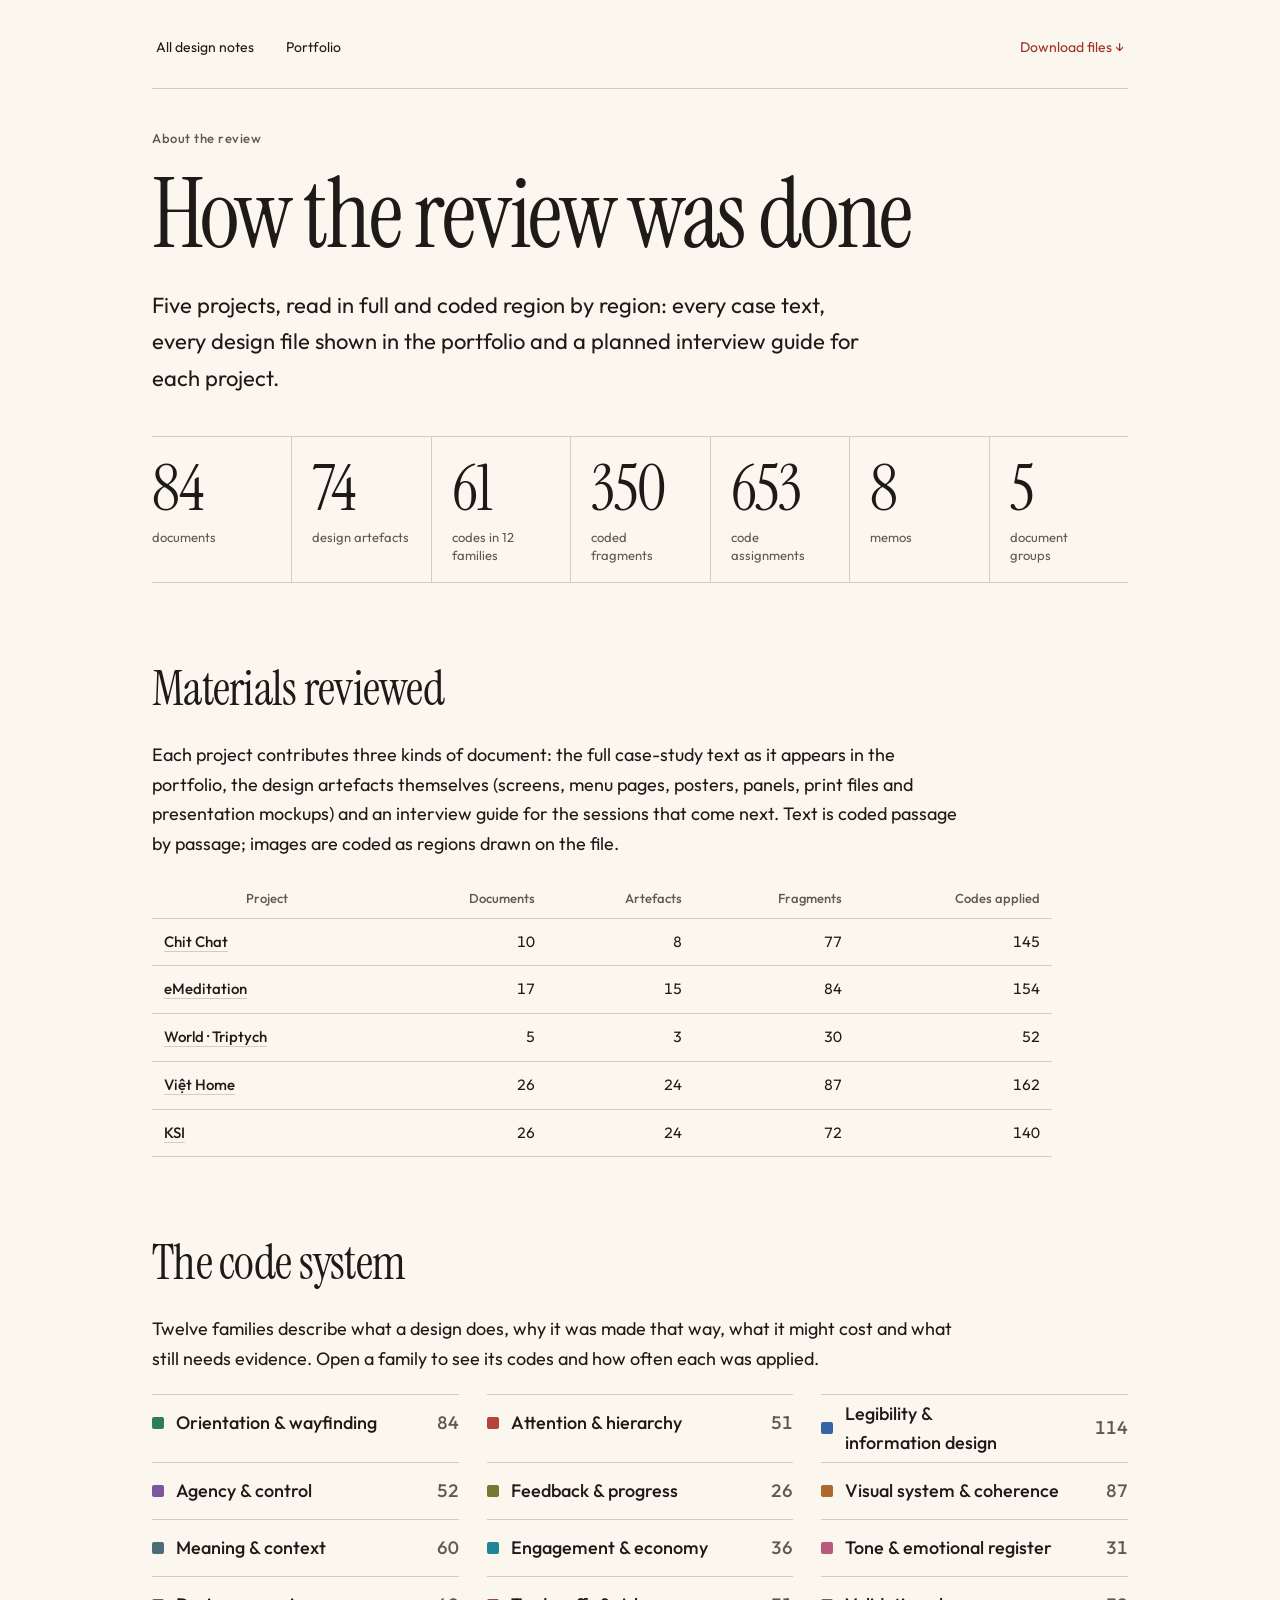
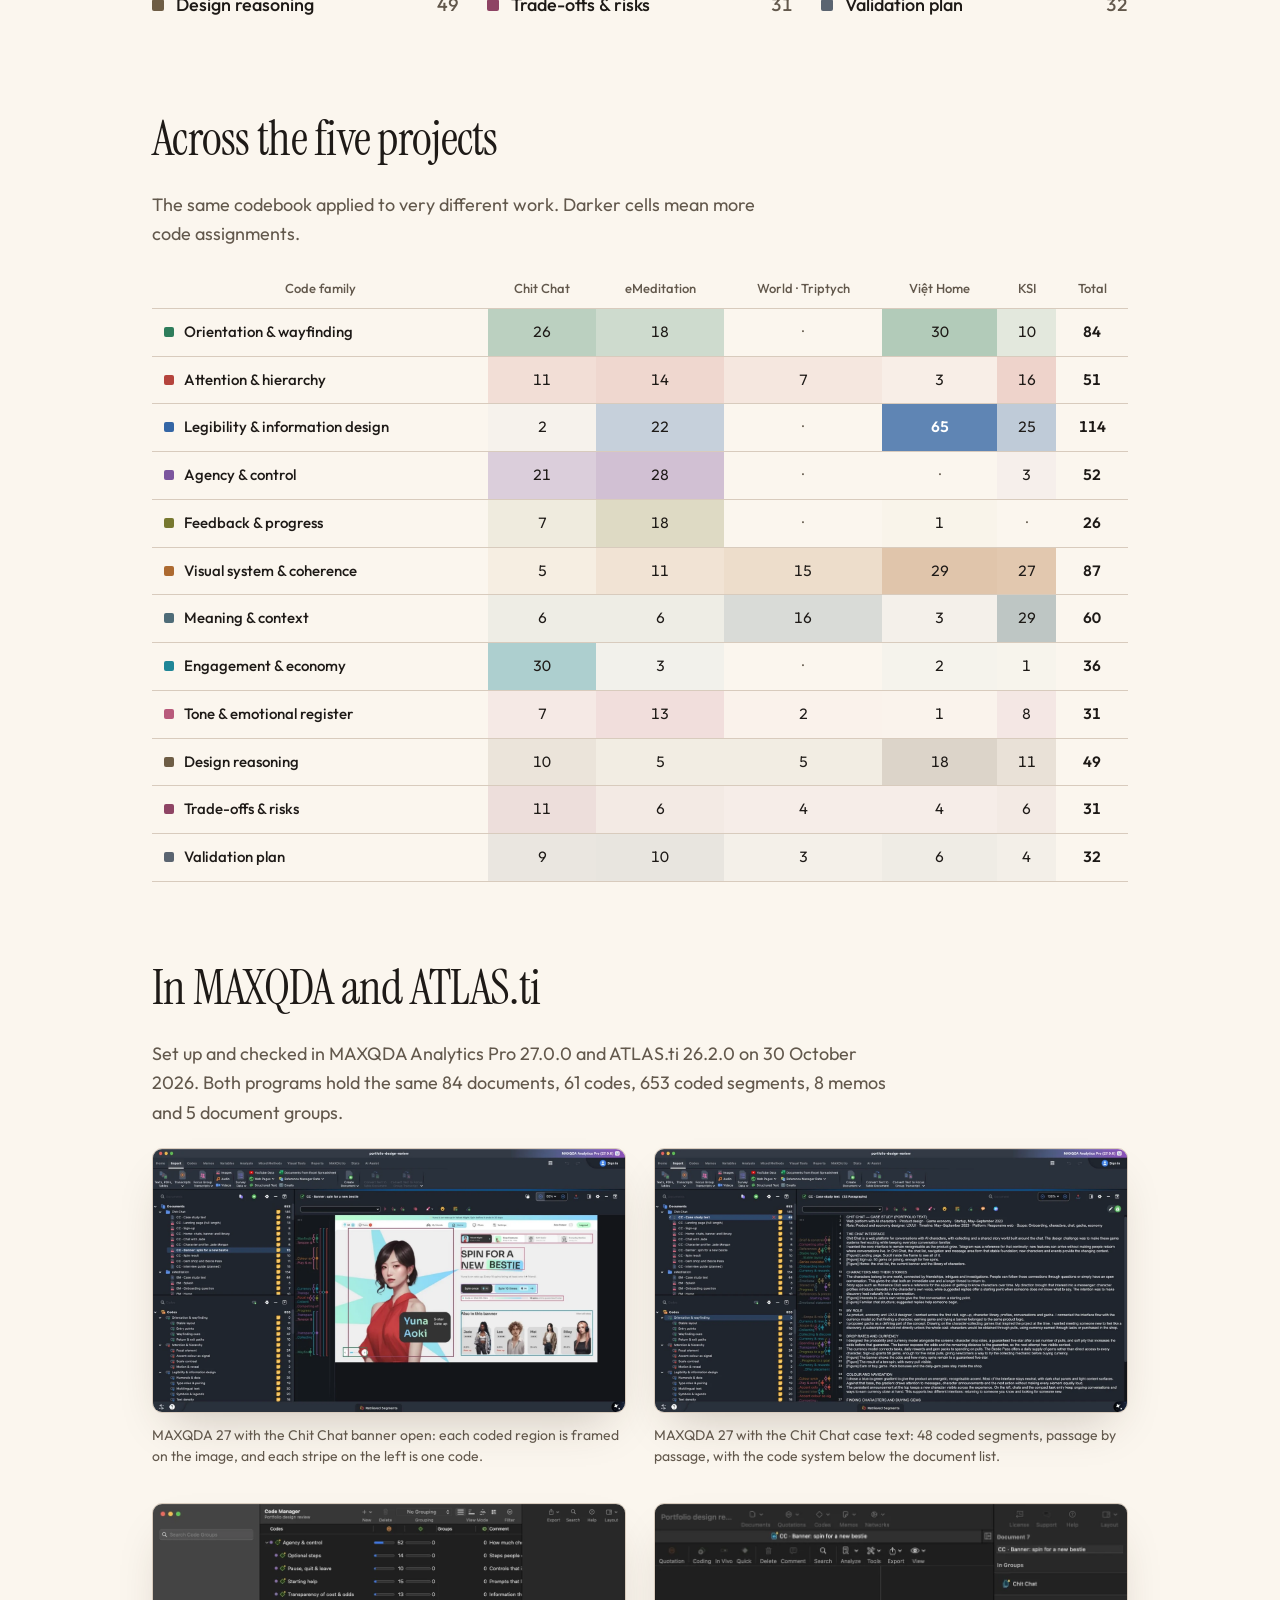
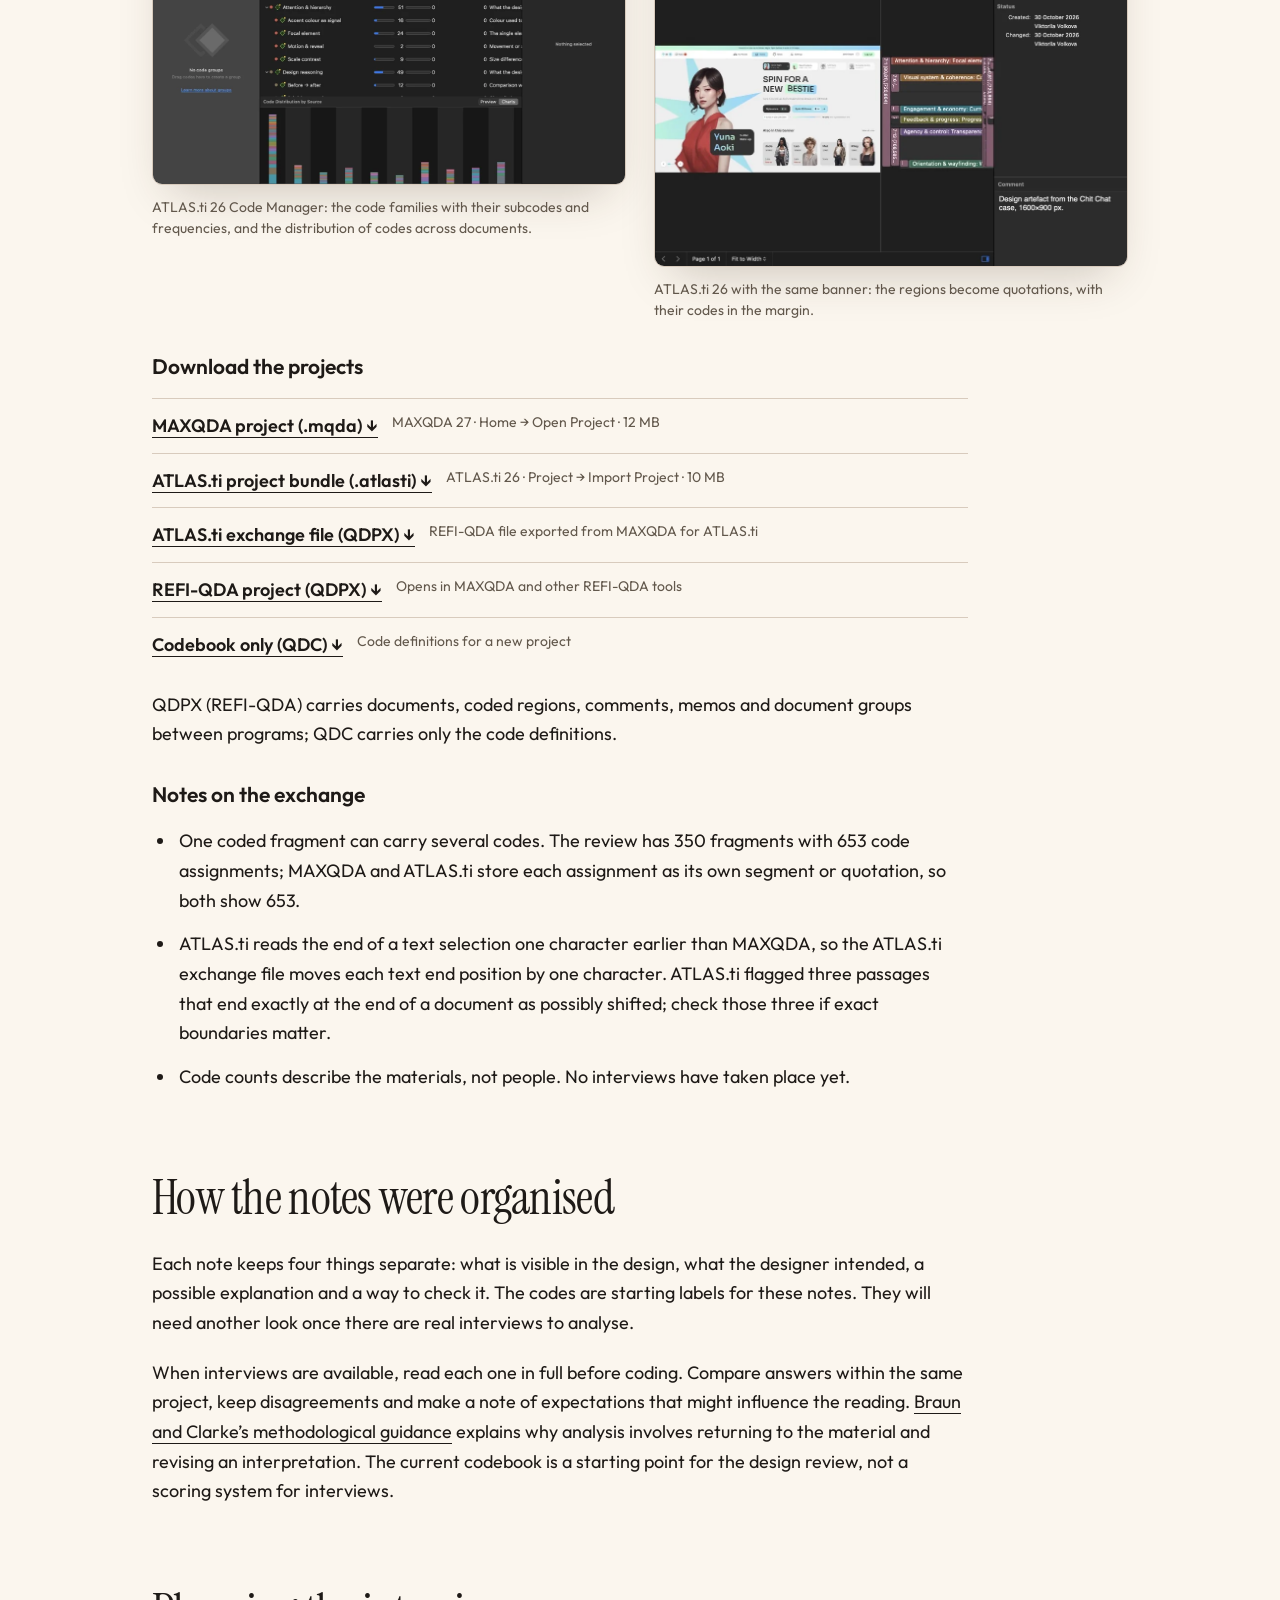
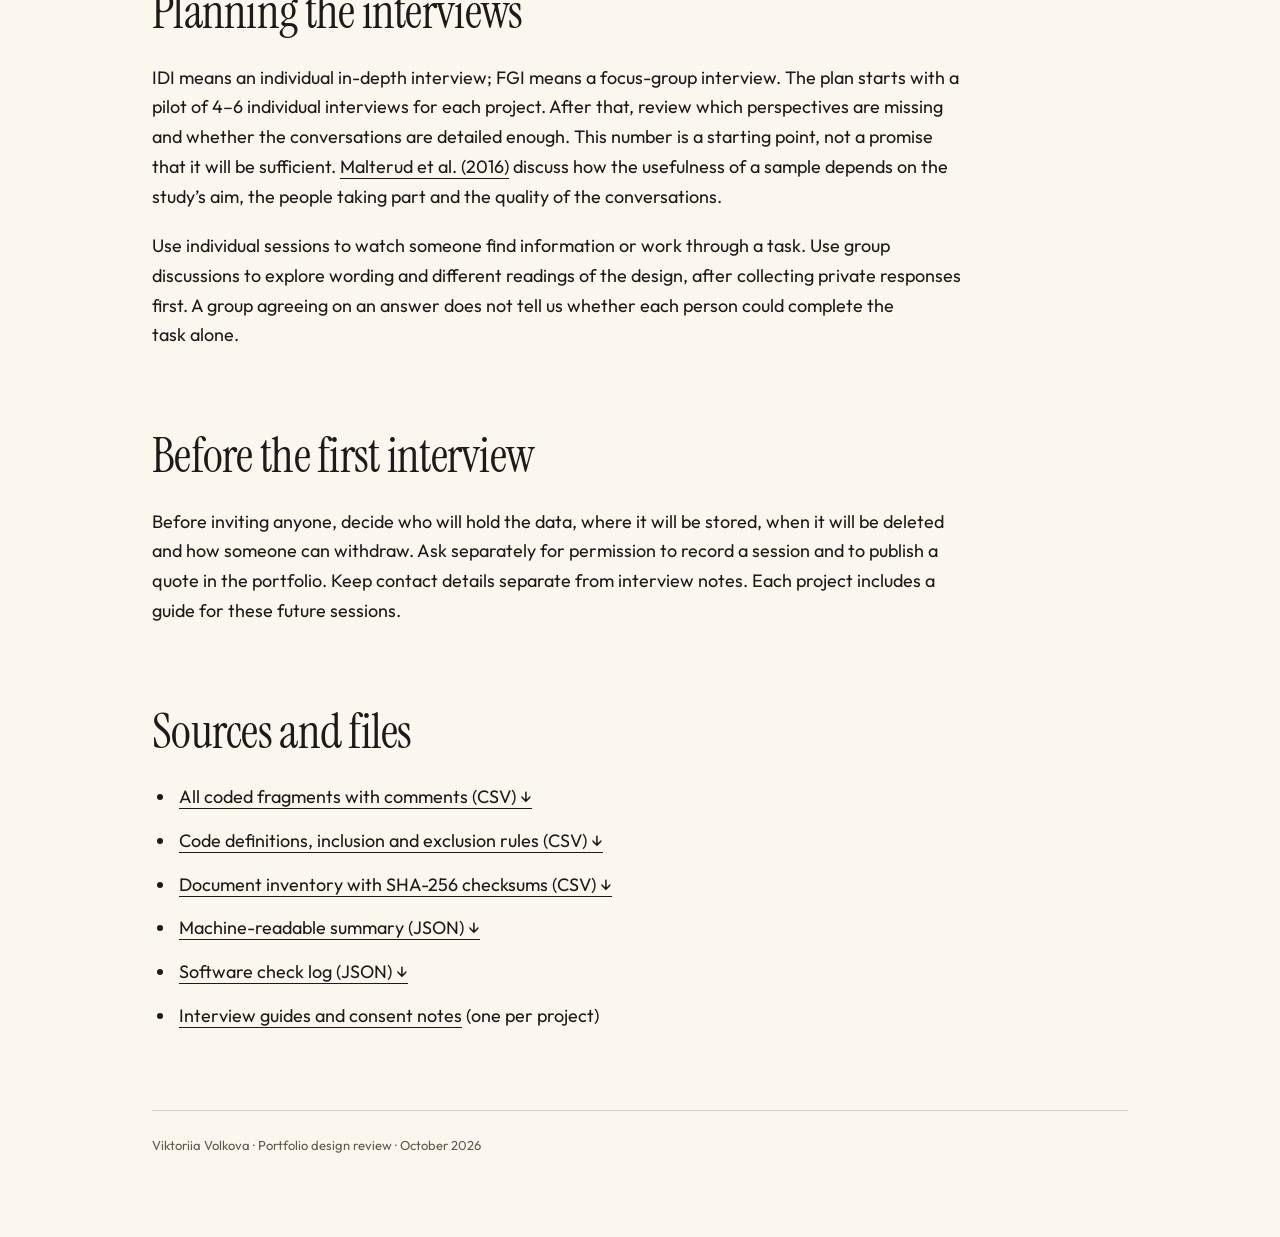
<file: research/method.html>
<!doctype html><html lang="en"><head><meta charset="utf-8"><meta name="viewport" content="width=device-width, initial-scale=1"><meta name="theme-color" content="#fbf6ee"><title>Method &amp; software · Design notes</title><meta name="description" content="Design review notes from Viktoriia Volkova’s portfolio: coded case texts, design artefacts and interview plans."><link rel="stylesheet" href="report.css?v=5"><link rel="stylesheet" href="report-data.css?v=5"><link rel="stylesheet" href="../spacing.css?v=2"></head><body class="research-page"><main><nav class="review-nav" aria-label="Research navigation"><a href="index.html">All design notes</a><a href="../index.html">Portfolio</a><a href="portfolio-research.zip" download>Download files ↓</a></nav><p class="eyebrow">About the review</p><h1>How the review was done</h1><p class="lead">Five projects, read in full and coded region by region: every case text, every design file shown in the portfolio and a planned interview guide for each project.</p><dl class="stat-strip stat-strip--method"><div><dt>documents</dt><dd>84</dd></div><div><dt>design artefacts</dt><dd>74</dd></div><div><dt>codes in 12 families</dt><dd>61</dd></div><div><dt>coded fragments</dt><dd>350</dd></div><div><dt>code assignments</dt><dd>653</dd></div><div><dt>memos</dt><dd>8</dd></div><div><dt>document groups</dt><dd>5</dd></div></dl><div class="review-reading review-reading--method"><h2>Materials reviewed</h2><p>Each project contributes three kinds of document: the full case-study text as it appears in the portfolio, the design artefacts themselves (screens, menu pages, posters, panels, print files and presentation mockups) and an interview guide for the sessions that come next. Text is coded passage by passage; images are coded as regions drawn on the file.</p><div class="matrix-wrap"><table class="materials"><thead><tr><th scope="col">Project</th><th scope="col">Documents</th><th scope="col">Artefacts</th><th scope="col">Fragments</th><th scope="col">Codes applied</th></tr></thead><tbody><tr><th scope="row"><a href="chit-chat.html">Chit Chat</a></th><td>10</td><td>8</td><td>77</td><td>145</td></tr><tr><th scope="row"><a href="emeditation.html">eMeditation</a></th><td>17</td><td>15</td><td>84</td><td>154</td></tr><tr><th scope="row"><a href="triptych.html">World · Triptych</a></th><td>5</td><td>3</td><td>30</td><td>52</td></tr><tr><th scope="row"><a href="viethome.html">Việt Home</a></th><td>26</td><td>24</td><td>87</td><td>162</td></tr><tr><th scope="row"><a href="ksi.html">KSI</a></th><td>26</td><td>24</td><td>72</td><td>140</td></tr></tbody></table></div><h2>The code system</h2><p>Twelve families describe what a design does, why it was made that way, what it might cost and what still needs evidence. Open a family to see its codes and how often each was applied.</p><div class="codebook"><details class="codebook__fam" style="--c:#2E7D5B"><summary><i aria-hidden="true"></i><span>Orientation &amp; wayfinding</span><span class="codebook__n">84</span></summary><p>How a layout tells people where they are, where things live and how to get back.</p><ul><li><span>Stable layout</span><span class="codebook__n">11</span></li><li><span>Entry points</span><span class="codebook__n">16</span></li><li><span>Wayfinding cues</span><span class="codebook__n">47</span></li><li><span>Return &amp; exit paths</span><span class="codebook__n">10</span></li></ul></details><details class="codebook__fam" style="--c:#B5443C"><summary><i aria-hidden="true"></i><span>Attention &amp; hierarchy</span><span class="codebook__n">51</span></summary><p>What the design asks people to look at first, and how strongly.</p><ul><li><span>Focal element</span><span class="codebook__n">24</span></li><li><span>Accent colour as signal</span><span class="codebook__n">16</span></li><li><span>Scale contrast</span><span class="codebook__n">9</span></li><li><span>Motion &amp; reveal</span><span class="codebook__n">2</span></li></ul></details><details class="codebook__fam" style="--c:#3466A5"><summary><i aria-hidden="true"></i><span>Legibility &amp; information design</span><span class="codebook__n">114</span></summary><p>Whether text, numbers and symbols can be read and compared.</p><ul><li><span>Numerals &amp; data</span><span class="codebook__n">35</span></li><li><span>Type roles &amp; pairing</span><span class="codebook__n">13</span></li><li><span>Multilingual text</span><span class="codebook__n">30</span></li><li><span>Symbols &amp; legends</span><span class="codebook__n">20</span></li><li><span>Text density</span><span class="codebook__n">16</span></li></ul></details><details class="codebook__fam" style="--c:#7C569E"><summary><i aria-hidden="true"></i><span>Agency &amp; control</span><span class="codebook__n">52</span></summary><p>How much choice people keep: to skip, stop, understand the cost or leave.</p><ul><li><span>Optional steps</span><span class="codebook__n">14</span></li><li><span>Transparency of cost &amp; odds</span><span class="codebook__n">13</span></li><li><span>Pause, quit &amp; leave</span><span class="codebook__n">10</span></li><li><span>Starting help</span><span class="codebook__n">15</span></li></ul></details><details class="codebook__fam" style="--c:#77782F"><summary><i aria-hidden="true"></i><span>Feedback &amp; progress</span><span class="codebook__n">26</span></summary><p>Signals about what has happened, what is happening and how far there is to go.</p><ul><li><span>Completion response</span><span class="codebook__n">4</span></li><li><span>History &amp; streaks</span><span class="codebook__n">10</span></li><li><span>System states</span><span class="codebook__n">5</span></li><li><span>Progress to a goal</span><span class="codebook__n">7</span></li></ul></details><details class="codebook__fam" style="--c:#AD6A30"><summary><i aria-hidden="true"></i><span>Visual system &amp; coherence</span><span class="codebook__n">87</span></summary><p>Repeated decisions that make many pieces read as one family.</p><ul><li><span>Colour system</span><span class="codebook__n">23</span></li><li><span>Recurring motif</span><span class="codebook__n">27</span></li><li><span>Typographic system</span><span class="codebook__n">10</span></li><li><span>Series consistency</span><span class="codebook__n">17</span></li><li><span>Brand touchpoints</span><span class="codebook__n">10</span></li></ul></details><details class="codebook__fam" style="--c:#4E6C78"><summary><i aria-hidden="true"></i><span>Meaning &amp; context</span><span class="codebook__n">60</span></summary><p>Associations that depend on culture, community or personal history.</p><ul><li><span>Cultural references</span><span class="codebook__n">13</span></li><li><span>Community codes</span><span class="codebook__n">18</span></li><li><span>Localisation</span><span class="codebook__n">9</span></li><li><span>Emotional statement</span><span class="codebook__n">20</span></li></ul></details><details class="codebook__fam" style="--c:#1F8697"><summary><i aria-hidden="true"></i><span>Engagement &amp; economy</span><span class="codebook__n">36</span></summary><p>Mechanics that invite people to return, collect or pay.</p><ul><li><span>Collecting &amp; discovery</span><span class="codebook__n">13</span></li><li><span>Currency &amp; rewards</span><span class="codebook__n">11</span></li><li><span>Offer placement</span><span class="codebook__n">8</span></li><li><span>Onboarding incentive</span><span class="codebook__n">4</span></li></ul></details><details class="codebook__fam" style="--c:#B85A7B"><summary><i aria-hidden="true"></i><span>Tone &amp; emotional register</span><span class="codebook__n">31</span></summary><p>The mood the design sets.</p><ul><li><span>Calm &amp; restraint</span><span class="codebook__n">4</span></li><li><span>Play &amp; excitement</span><span class="codebook__n">14</span></li><li><span>Tension &amp; urgency</span><span class="codebook__n">4</span></li><li><span>Encouragement</span><span class="codebook__n">9</span></li></ul></details><details class="codebook__fam" style="--c:#6E5D45"><summary><i aria-hidden="true"></i><span>Design reasoning</span><span class="codebook__n">49</span></summary><p>What the designer says about precedents, constraints and intent.</p><ul><li><span>References &amp; precedents</span><span class="codebook__n">3</span></li><li><span>Brief &amp; constraints</span><span class="codebook__n">6</span></li><li><span>Stated intention</span><span class="codebook__n">10</span></li><li><span>Before → after</span><span class="codebook__n">12</span></li><li><span>Scope &amp; role</span><span class="codebook__n">18</span></li></ul></details><details class="codebook__fam" style="--c:#8E4464"><summary><i aria-hidden="true"></i><span>Trade-offs &amp; risks</span><span class="codebook__n">31</span></summary><p>Plausible costs of a decision, recorded so they can be tested.</p><ul><li><span>Competing attention</span><span class="codebook__n">9</span></li><li><span>Spending pressure</span><span class="codebook__n">7</span></li><li><span>Ambiguous reading</span><span class="codebook__n">10</span></li><li><span>Accessibility risk</span><span class="codebook__n">5</span></li></ul></details><details class="codebook__fam" style="--c:#5A6470"><summary><i aria-hidden="true"></i><span>Validation plan</span><span class="codebook__n">32</span></summary><p>What still needs evidence from real people, and how to get it.</p><ul><li><span>Task to observe</span><span class="codebook__n">22</span></li><li><span>Evidence gap</span><span class="codebook__n">10</span></li></ul></details></div></div><section class="review-wide"><h2>Across the five projects</h2><p class="review-wide__lead">The same codebook applied to very different work. Darker cells mean more code assignments.</p><div class="matrix-wrap"><table class="matrix"><caption>Code assignments per family and project</caption><thead><tr><th scope="col">Code family</th><th scope="col">Chit Chat</th><th scope="col">eMeditation</th><th scope="col">World · Triptych</th><th scope="col">Việt Home</th><th scope="col">KSI</th><th scope="col">Total</th></tr></thead><tbody><tr style="--c:#2E7D5B"><th scope="row"><i aria-hidden="true"></i>Orientation &amp; wayfinding</th><td style="--a:0.40"><span>26</span></td><td style="--a:0.28"><span>18</span></td><td class="is-zero" style="--a:0.00"><span>·</span></td><td style="--a:0.46"><span>30</span></td><td style="--a:0.15"><span>10</span></td><td class="matrix__tot">84</td></tr><tr style="--c:#B5443C"><th scope="row"><i aria-hidden="true"></i>Attention &amp; hierarchy</th><td style="--a:0.17"><span>11</span></td><td style="--a:0.22"><span>14</span></td><td style="--a:0.11"><span>7</span></td><td style="--a:0.05"><span>3</span></td><td style="--a:0.25"><span>16</span></td><td class="matrix__tot">51</td></tr><tr style="--c:#3466A5"><th scope="row"><i aria-hidden="true"></i>Legibility &amp; information design</th><td style="--a:0.03"><span>2</span></td><td style="--a:0.34"><span>22</span></td><td class="is-zero" style="--a:0.00"><span>·</span></td><td class="is-strong" style="--a:1.00"><span>65</span></td><td style="--a:0.38"><span>25</span></td><td class="matrix__tot">114</td></tr><tr style="--c:#7C569E"><th scope="row"><i aria-hidden="true"></i>Agency &amp; control</th><td style="--a:0.32"><span>21</span></td><td style="--a:0.43"><span>28</span></td><td class="is-zero" style="--a:0.00"><span>·</span></td><td class="is-zero" style="--a:0.00"><span>·</span></td><td style="--a:0.05"><span>3</span></td><td class="matrix__tot">52</td></tr><tr style="--c:#77782F"><th scope="row"><i aria-hidden="true"></i>Feedback &amp; progress</th><td style="--a:0.11"><span>7</span></td><td style="--a:0.28"><span>18</span></td><td class="is-zero" style="--a:0.00"><span>·</span></td><td style="--a:0.02"><span>1</span></td><td class="is-zero" style="--a:0.00"><span>·</span></td><td class="matrix__tot">26</td></tr><tr style="--c:#AD6A30"><th scope="row"><i aria-hidden="true"></i>Visual system &amp; coherence</th><td style="--a:0.08"><span>5</span></td><td style="--a:0.17"><span>11</span></td><td style="--a:0.23"><span>15</span></td><td style="--a:0.45"><span>29</span></td><td style="--a:0.42"><span>27</span></td><td class="matrix__tot">87</td></tr><tr style="--c:#4E6C78"><th scope="row"><i aria-hidden="true"></i>Meaning &amp; context</th><td style="--a:0.09"><span>6</span></td><td style="--a:0.09"><span>6</span></td><td style="--a:0.25"><span>16</span></td><td style="--a:0.05"><span>3</span></td><td style="--a:0.45"><span>29</span></td><td class="matrix__tot">60</td></tr><tr style="--c:#1F8697"><th scope="row"><i aria-hidden="true"></i>Engagement &amp; economy</th><td style="--a:0.46"><span>30</span></td><td style="--a:0.05"><span>3</span></td><td class="is-zero" style="--a:0.00"><span>·</span></td><td style="--a:0.03"><span>2</span></td><td style="--a:0.02"><span>1</span></td><td class="matrix__tot">36</td></tr><tr style="--c:#B85A7B"><th scope="row"><i aria-hidden="true"></i>Tone &amp; emotional register</th><td style="--a:0.11"><span>7</span></td><td style="--a:0.20"><span>13</span></td><td style="--a:0.03"><span>2</span></td><td style="--a:0.02"><span>1</span></td><td style="--a:0.12"><span>8</span></td><td class="matrix__tot">31</td></tr><tr style="--c:#6E5D45"><th scope="row"><i aria-hidden="true"></i>Design reasoning</th><td style="--a:0.15"><span>10</span></td><td style="--a:0.08"><span>5</span></td><td style="--a:0.08"><span>5</span></td><td style="--a:0.28"><span>18</span></td><td style="--a:0.17"><span>11</span></td><td class="matrix__tot">49</td></tr><tr style="--c:#8E4464"><th scope="row"><i aria-hidden="true"></i>Trade-offs &amp; risks</th><td style="--a:0.17"><span>11</span></td><td style="--a:0.09"><span>6</span></td><td style="--a:0.06"><span>4</span></td><td style="--a:0.06"><span>4</span></td><td style="--a:0.09"><span>6</span></td><td class="matrix__tot">31</td></tr><tr style="--c:#5A6470"><th scope="row"><i aria-hidden="true"></i>Validation plan</th><td style="--a:0.14"><span>9</span></td><td style="--a:0.15"><span>10</span></td><td style="--a:0.05"><span>3</span></td><td style="--a:0.09"><span>6</span></td><td style="--a:0.06"><span>4</span></td><td class="matrix__tot">32</td></tr></tbody></table></div></section><section class="review-wide"><h2>In MAXQDA and ATLAS.ti</h2><p class="review-wide__lead">Set up and checked in MAXQDA Analytics Pro 27.0.0 and ATLAS.ti 26.2.0 on 30 October 2026. Both programs hold the same 84 documents, 61 codes, 653 coded segments, 8 memos and 5 document groups.</p><div class="shots"><figure class="shot"><img src="shots/maxqda-image-coding.webp" alt="MAXQDA document browser showing the Chit Chat banner with coded regions and code stripes" loading="lazy" decoding="async" width="1456" height="812"><figcaption>MAXQDA 27 with the Chit Chat banner open: each coded region is framed on the image, and each stripe on the left is one code.</figcaption></figure><figure class="shot"><img src="shots/maxqda-text-coding.webp" alt="MAXQDA document browser showing the coded Chit Chat case-study text" loading="lazy" decoding="async" width="1456" height="812"><figcaption>MAXQDA 27 with the Chit Chat case text: 48 coded segments, passage by passage, with the code system below the document list.</figcaption></figure><figure class="shot"><img src="shots/atlas-code-manager.webp" alt="ATLAS.ti Code Manager listing code families and subcodes with frequencies and a distribution chart" loading="lazy" decoding="async" width="1240" height="735"><figcaption>ATLAS.ti 26 Code Manager: the code families with their subcodes and frequencies, and the distribution of codes across documents.</figcaption></figure><figure class="shot"><img src="shots/atlas-image-quotations.webp" alt="ATLAS.ti document view of the Chit Chat banner with quotations and codes in the margin" loading="lazy" decoding="async" width="959" height="735"><figcaption>ATLAS.ti 26 with the same banner: the regions become quotations, with their codes in the margin.</figcaption></figure></div></section><div class="review-reading review-reading--method"><h3>Download the projects</h3><ul class="downloads"><li><a href="software/portfolio-design-review.mqda" download>MAXQDA project (.mqda) ↓</a><span>MAXQDA 27 · Home → Open Project · 12 MB</span></li><li><a href="software/portfolio-design-review.atlasti" download>ATLAS.ti project bundle (.atlasti) ↓</a><span>ATLAS.ti 26 · Project → Import Project · 10 MB</span></li><li><a href="software/portfolio-atlas.qdpx" download>ATLAS.ti exchange file (QDPX) ↓</a><span>REFI-QDA file exported from MAXQDA for ATLAS.ti</span></li><li><a href="portfolio-design-review.qdpx" download>REFI-QDA project (QDPX) ↓</a><span>Opens in MAXQDA and other REFI-QDA tools</span></li><li><a href="portfolio-codebook.qdc" download>Codebook only (QDC) ↓</a><span>Code definitions for a new project</span></li></ul><p>QDPX (REFI-QDA) carries documents, coded regions, comments, memos and document groups between programs; QDC carries only the code definitions.</p><h3>Notes on the exchange</h3><ul><li>One coded fragment can carry several codes. The review has 350 fragments with 653 code assignments; MAXQDA and ATLAS.ti store each assignment as its own segment or quotation, so both show 653.</li><li>ATLAS.ti reads the end of a text selection one character earlier than MAXQDA, so the ATLAS.ti exchange file moves each text end position by one character. ATLAS.ti flagged three passages that end exactly at the end of a document as possibly shifted; check those three if exact boundaries matter.</li><li>Code counts describe the materials, not people. No interviews have taken place yet.</li></ul><h2>How the notes were organised</h2><p>Each note keeps four things separate: what is visible in the design, what the designer intended, a possible explanation and a way to check it. The codes are starting labels for these notes. They will need another look once there are real interviews to analyse.</p><p>When interviews are available, read each one in full before coding. Compare answers within the same project, keep disagreements and make a note of expectations that might influence the reading. <a href="https://www.thematicanalysis.net/doing-reflexive-ta/">Braun and Clarke’s methodological guidance</a> explains why analysis involves returning to the material and revising an interpretation. The current codebook is a starting point for the design review, not a scoring system for interviews.</p><h2>Planning the interviews</h2><p>IDI means an individual in-depth interview; FGI means a focus-group interview. The plan starts with a pilot of 4–6 individual interviews for each project. After that, review which perspectives are missing and whether the conversations are detailed enough. This number is a starting point, not a promise that it will be sufficient. <a href="https://pubmed.ncbi.nlm.nih.gov/26613970/">Malterud et al. (2016)</a> discuss how the usefulness of a sample depends on the study’s aim, the people taking part and the quality of the conversations.</p><p>Use individual sessions to watch someone find information or work through a task. Use group discussions to explore wording and different readings of the design, after collecting private responses first. A group agreeing on an answer does not tell us whether each person could complete the task alone.</p><h2>Before the first interview</h2><p>Before inviting anyone, decide who will hold the data, where it will be stored, when it will be deleted and how someone can withdraw. Ask separately for permission to record a session and to publish a quote in the portfolio. Keep contact details separate from interview notes. Each project includes a guide for these future sessions.</p><h2>Sources and files</h2><ul><li><a href="coded-segments.csv" download>All coded fragments with comments (CSV) ↓</a></li><li><a href="codebook.csv" download>Code definitions, inclusion and exclusion rules (CSV) ↓</a></li><li><a href="source-manifest.csv" download>Document inventory with SHA-256 checksums (CSV) ↓</a></li><li><a href="analysis.json" download>Machine-readable summary (JSON) ↓</a></li><li><a href="software/software-log.json" download>Software check log (JSON) ↓</a></li><li><a href="protocols/chit-chat.md">Interview guides and consent notes</a> (one per project)</li></ul></div><footer>Viktoriia Volkova · Portfolio design review · October 2026</footer></main></body></html>
</file>
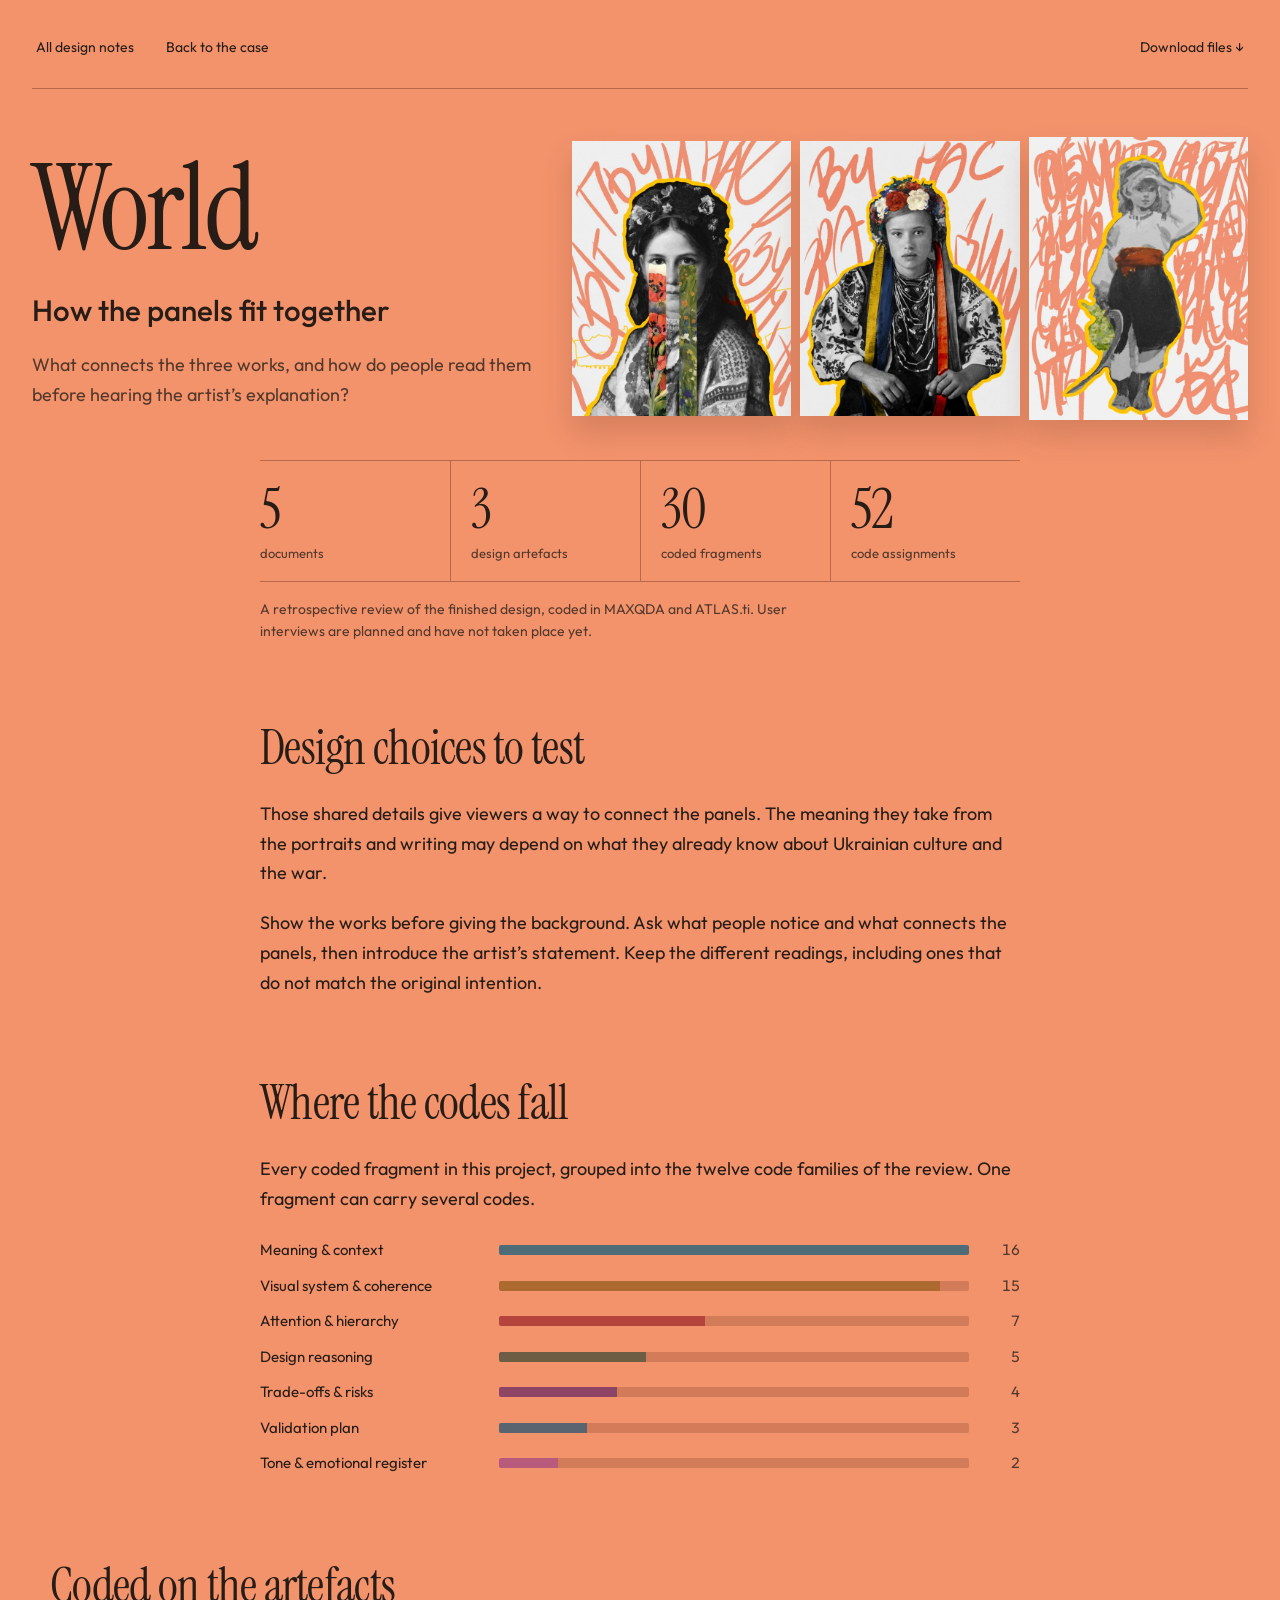
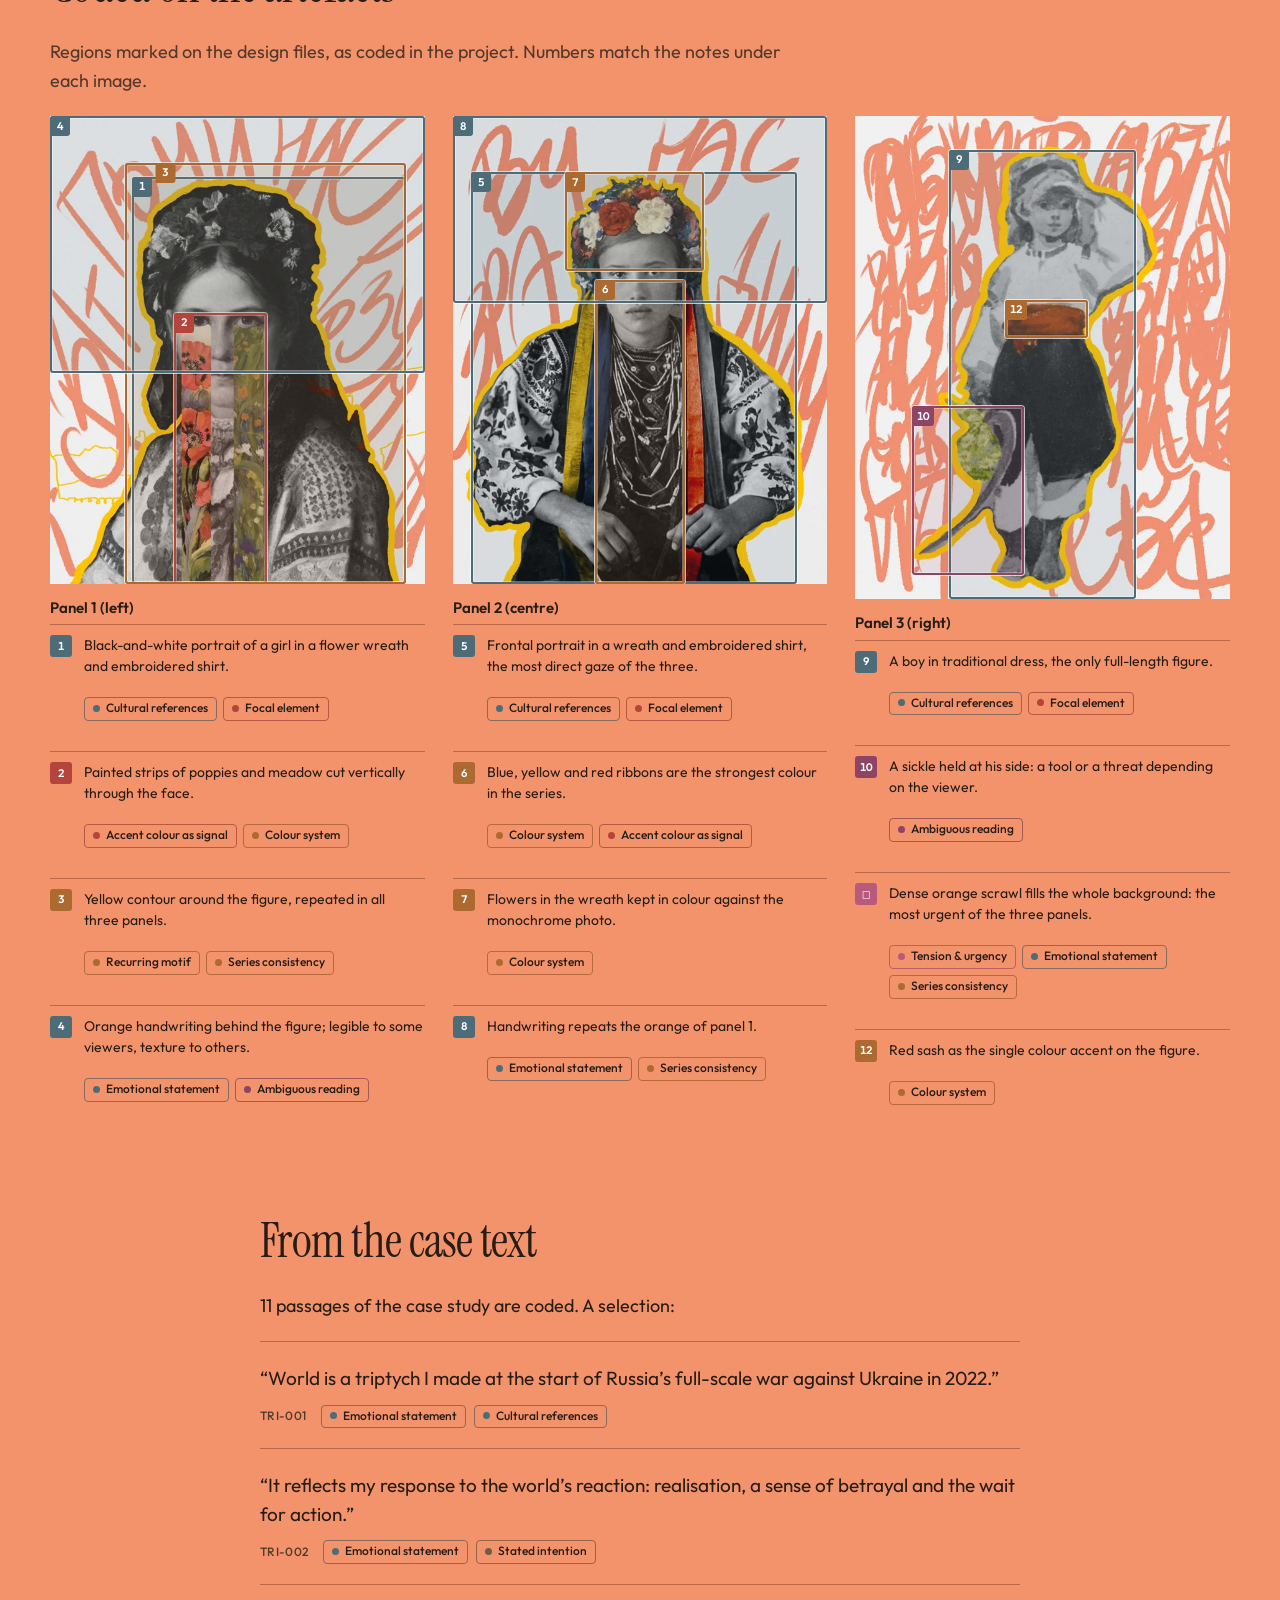
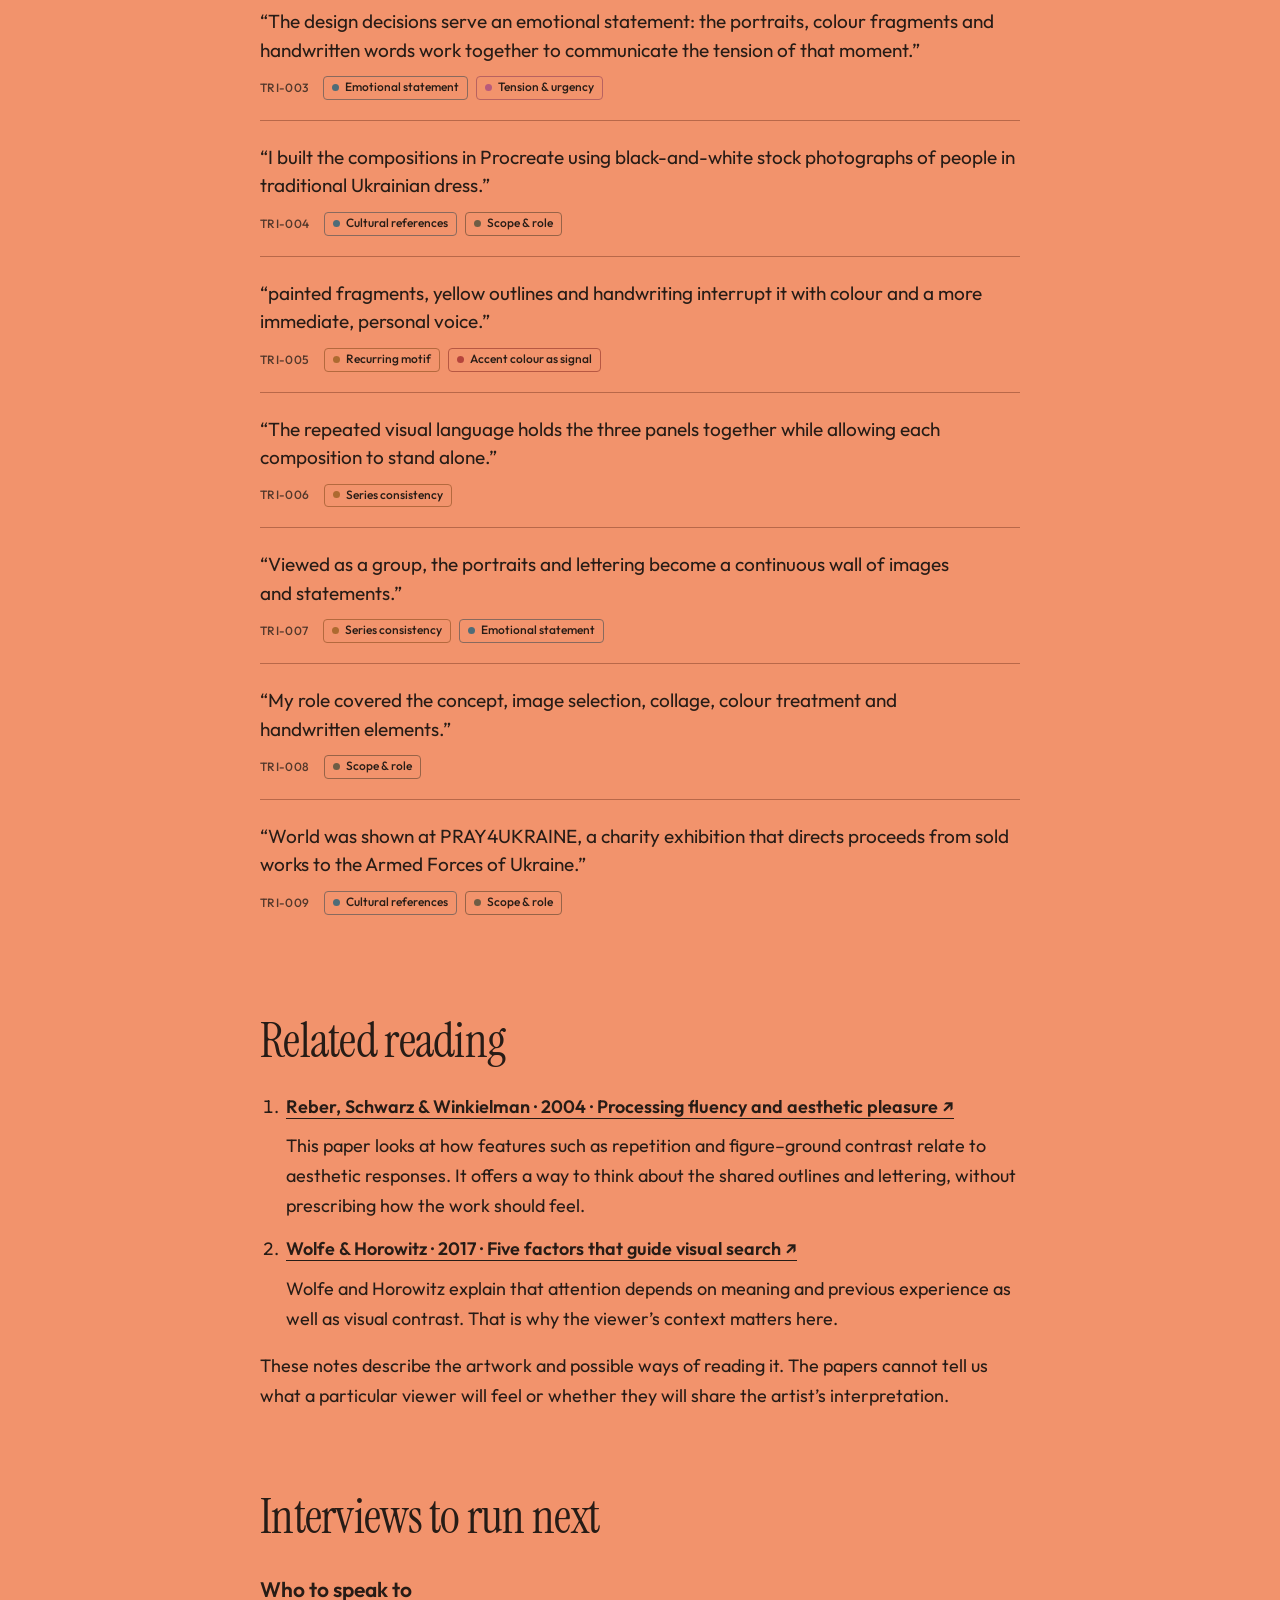
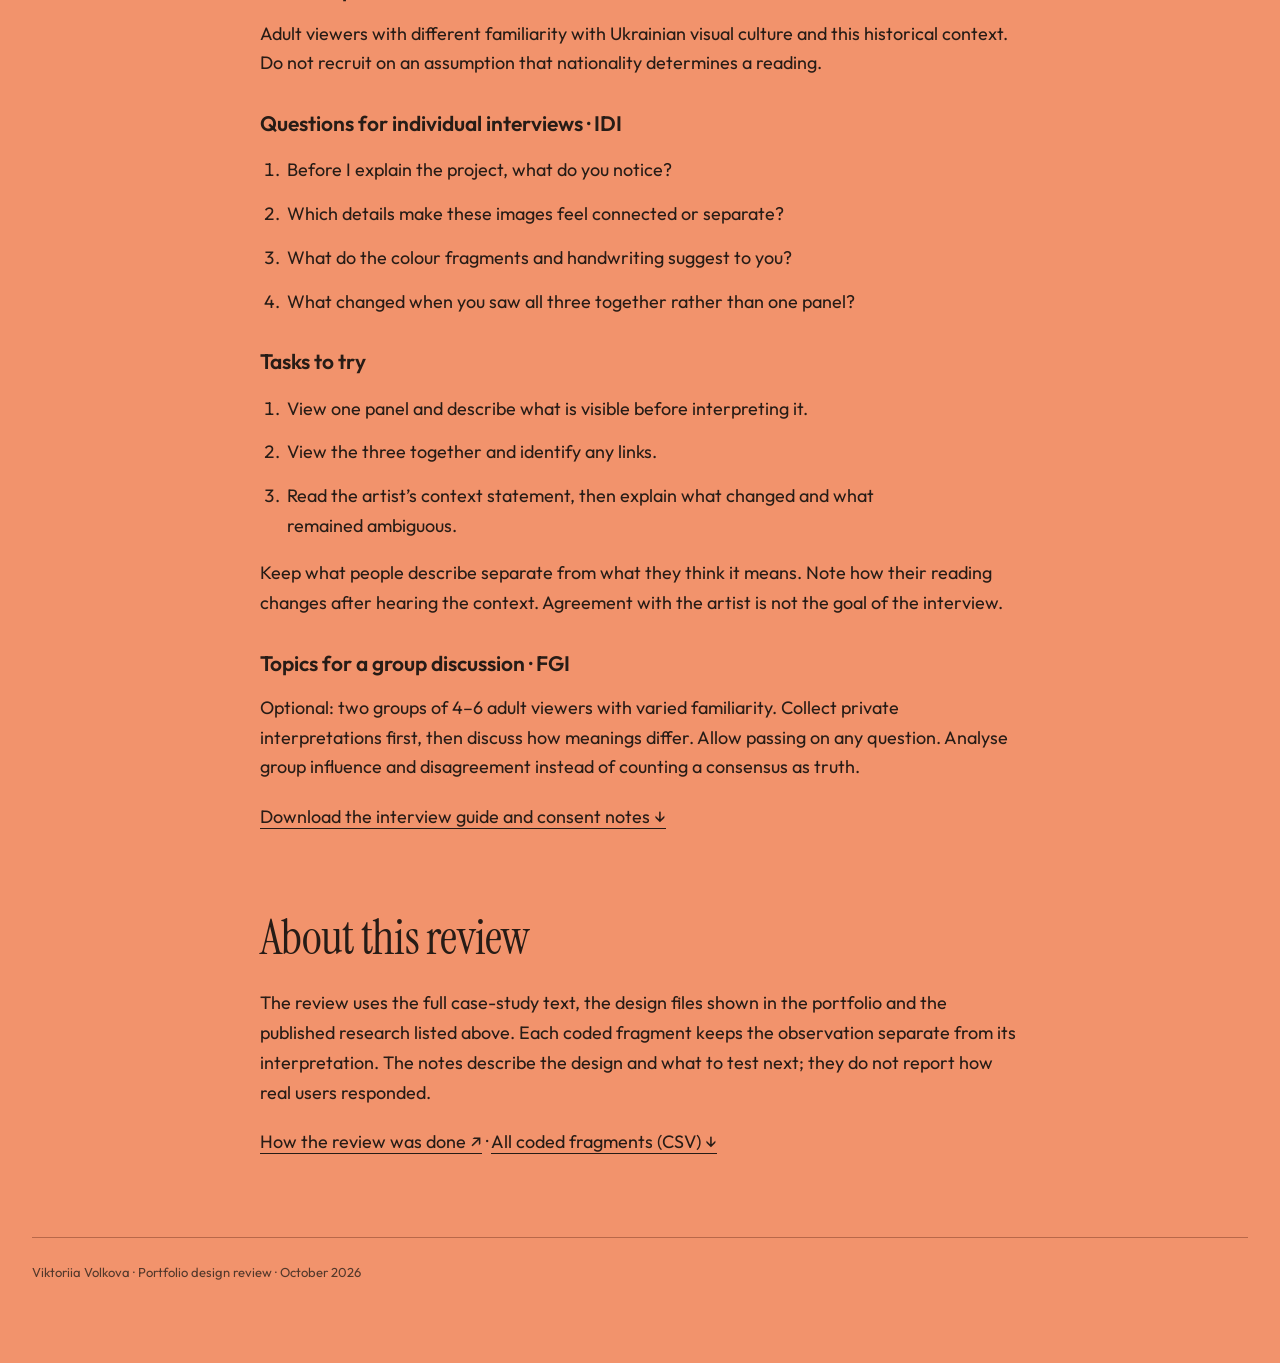
<file: research/triptych.html>
<!doctype html><html lang="en"><head><meta charset="utf-8"><meta name="viewport" content="width=device-width, initial-scale=1"><meta name="theme-color" content="#f2936c"><title>World · Triptych · Design notes</title><meta name="description" content="Design review notes from Viktoriia Volkova’s portfolio: coded case texts, design artefacts and interview plans."><link rel="stylesheet" href="report.css?v=5"><link rel="stylesheet" href="report-data.css?v=5"><link rel="stylesheet" href="../spacing.css?v=2"></head><body class="research-page theme--tri"><main><nav class="review-nav" aria-label="Research navigation"><a href="index.html">All design notes</a><a href="../index.html#case-triptych">Back to the case</a><a href="portfolio-research.zip" download>Download files ↓</a></nav><header class="review-hero"><div class="review-hero__text"><h1>World</h1><p class="review-hero__topic">How the panels fit together</p><p class="lead">What connects the three works, and how do people read them before hearing the artist’s explanation?</p></div><figure class="review-art review-art--tri"><img src="../img/tri-panel-1.webp" alt="Left panel of the World triptych" loading="eager" decoding="async"><img src="../img/tri-panel-2.webp" alt="Centre panel of the World triptych" loading="eager" decoding="async"><img src="../img/tri-panel-3.webp" alt="Right panel of the World triptych" loading="eager" decoding="async"></figure></header><div class="review-reading"><dl class="stat-strip stat-strip--case"><div><dt>documents</dt><dd>5</dd></div><div><dt>design artefacts</dt><dd>3</dd></div><div><dt>coded fragments</dt><dd>30</dd></div><div><dt>code assignments</dt><dd>52</dd></div></dl><p class="review-status">A retrospective review of the finished design, coded in MAXQDA and ATLAS.ti. User interviews are planned and have not taken place yet.</p><h2>Design choices to test</h2><p>Those shared details give viewers a way to connect the panels. The meaning they take from the portraits and writing may depend on what they already know about Ukrainian culture and the war.</p><p>Show the works before giving the background. Ask what people notice and what connects the panels, then introduce the artist’s statement. Keep the different readings, including ones that do not match the original intention.</p><h2>Where the codes fall</h2><p>Every coded fragment in this project, grouped into the twelve code families of the review. One fragment can carry several codes.</p><ol class="fam-bars" aria-label="Code assignments by family"><li style="--c:#4E6C78;--w:100.0%"><span class="fam-bars__name">Meaning &amp; context</span><span class="fam-bars__bar" aria-hidden="true"></span><span class="fam-bars__n">16</span></li><li style="--c:#AD6A30;--w:93.8%"><span class="fam-bars__name">Visual system &amp; coherence</span><span class="fam-bars__bar" aria-hidden="true"></span><span class="fam-bars__n">15</span></li><li style="--c:#B5443C;--w:43.8%"><span class="fam-bars__name">Attention &amp; hierarchy</span><span class="fam-bars__bar" aria-hidden="true"></span><span class="fam-bars__n">7</span></li><li style="--c:#6E5D45;--w:31.2%"><span class="fam-bars__name">Design reasoning</span><span class="fam-bars__bar" aria-hidden="true"></span><span class="fam-bars__n">5</span></li><li style="--c:#8E4464;--w:25.0%"><span class="fam-bars__name">Trade-offs &amp; risks</span><span class="fam-bars__bar" aria-hidden="true"></span><span class="fam-bars__n">4</span></li><li style="--c:#5A6470;--w:18.8%"><span class="fam-bars__name">Validation plan</span><span class="fam-bars__bar" aria-hidden="true"></span><span class="fam-bars__n">3</span></li><li style="--c:#B85A7B;--w:12.5%"><span class="fam-bars__name">Tone &amp; emotional register</span><span class="fam-bars__bar" aria-hidden="true"></span><span class="fam-bars__n">2</span></li></ol></div><section class="review-wide"><h2>Coded on the artefacts</h2><p class="review-wide__lead">Regions marked on the design files, as coded in the project. Numbers match the notes under each image.</p><div class="coded-grid coded-grid--tri"><figure class="coded"><div class="coded__img" style="aspect-ratio:602/752"><img src="../img/tri-panel-1.webp" alt="TRI · Panel 1 (left)" loading="lazy" decoding="async" width="602" height="752"><span class="coded__box" style="--c:#4E6C78;left:22.00%;top:13.00%;width:73.00%;height:87.00%"><b>1</b></span><span class="coded__box" style="--c:#B5443C;left:33.00%;top:42.00%;width:25.00%;height:58.00%"><b>2</b></span><span class="coded__box" style="--c:#AD6A30;left:20.00%;top:10.00%;width:75.00%;height:90.00%"><b>3</b></span><span class="coded__box" style="--c:#4E6C78;left:0.00%;top:0.00%;width:100.00%;height:55.00%"><b>4</b></span></div><figcaption>Panel 1 (left)</figcaption><ol class="coded__list"><li style="--c:#4E6C78"><b class="coded__no">1</b><div><p>Black-and-white portrait of a girl in a flower wreath and embroidered shirt.</p><p class="code-chips"><span class="code-chip" style="--c:#4E6C78">Cultural references</span><span class="code-chip" style="--c:#B5443C">Focal element</span></p></div></li><li style="--c:#B5443C"><b class="coded__no">2</b><div><p>Painted strips of poppies and meadow cut vertically through the face.</p><p class="code-chips"><span class="code-chip" style="--c:#B5443C">Accent colour as signal</span><span class="code-chip" style="--c:#AD6A30">Colour system</span></p></div></li><li style="--c:#AD6A30"><b class="coded__no">3</b><div><p>Yellow contour around the figure, repeated in all three panels.</p><p class="code-chips"><span class="code-chip" style="--c:#AD6A30">Recurring motif</span><span class="code-chip" style="--c:#AD6A30">Series consistency</span></p></div></li><li style="--c:#4E6C78"><b class="coded__no">4</b><div><p>Orange handwriting behind the figure; legible to some viewers, texture to others.</p><p class="code-chips"><span class="code-chip" style="--c:#4E6C78">Emotional statement</span><span class="code-chip" style="--c:#8E4464">Ambiguous reading</span></p></div></li></ol></figure><figure class="coded"><div class="coded__img" style="aspect-ratio:602/752"><img src="../img/tri-panel-2.webp" alt="TRI · Panel 2 (centre)" loading="lazy" decoding="async" width="602" height="752"><span class="coded__box" style="--c:#4E6C78;left:5.00%;top:12.00%;width:87.00%;height:88.00%"><b>5</b></span><span class="coded__box" style="--c:#AD6A30;left:38.00%;top:35.00%;width:24.00%;height:65.00%"><b>6</b></span><span class="coded__box" style="--c:#AD6A30;left:30.00%;top:12.00%;width:37.00%;height:21.00%"><b>7</b></span><span class="coded__box" style="--c:#4E6C78;left:0.00%;top:0.00%;width:100.00%;height:40.00%"><b>8</b></span></div><figcaption>Panel 2 (centre)</figcaption><ol class="coded__list"><li style="--c:#4E6C78"><b class="coded__no">5</b><div><p>Frontal portrait in a wreath and embroidered shirt, the most direct gaze of the three.</p><p class="code-chips"><span class="code-chip" style="--c:#4E6C78">Cultural references</span><span class="code-chip" style="--c:#B5443C">Focal element</span></p></div></li><li style="--c:#AD6A30"><b class="coded__no">6</b><div><p>Blue, yellow and red ribbons are the strongest colour in the series.</p><p class="code-chips"><span class="code-chip" style="--c:#AD6A30">Colour system</span><span class="code-chip" style="--c:#B5443C">Accent colour as signal</span></p></div></li><li style="--c:#AD6A30"><b class="coded__no">7</b><div><p>Flowers in the wreath kept in colour against the monochrome photo.</p><p class="code-chips"><span class="code-chip" style="--c:#AD6A30">Colour system</span></p></div></li><li style="--c:#4E6C78"><b class="coded__no">8</b><div><p>Handwriting repeats the orange of panel 1.</p><p class="code-chips"><span class="code-chip" style="--c:#4E6C78">Emotional statement</span><span class="code-chip" style="--c:#AD6A30">Series consistency</span></p></div></li></ol></figure><figure class="coded"><div class="coded__img" style="aspect-ratio:583/752"><img src="../img/tri-panel-3.webp" alt="TRI · Panel 3 (right)" loading="lazy" decoding="async" width="583" height="752"><span class="coded__box" style="--c:#4E6C78;left:25.00%;top:7.00%;width:50.00%;height:93.00%"><b>9</b></span><span class="coded__box" style="--c:#8E4464;left:15.00%;top:60.00%;width:30.00%;height:35.00%"><b>10</b></span><span class="coded__box" style="--c:#AD6A30;left:40.00%;top:38.00%;width:22.00%;height:8.00%"><b>12</b></span></div><figcaption>Panel 3 (right)</figcaption><ol class="coded__list"><li style="--c:#4E6C78"><b class="coded__no">9</b><div><p>A boy in traditional dress, the only full-length figure.</p><p class="code-chips"><span class="code-chip" style="--c:#4E6C78">Cultural references</span><span class="code-chip" style="--c:#B5443C">Focal element</span></p></div></li><li style="--c:#8E4464"><b class="coded__no">10</b><div><p>A sickle held at his side: a tool or a threat depending on the viewer.</p><p class="code-chips"><span class="code-chip" style="--c:#8E4464">Ambiguous reading</span></p></div></li><li style="--c:#B85A7B"><b class="coded__no">◻</b><div><p>Dense orange scrawl fills the whole background: the most urgent of the three panels.</p><p class="code-chips"><span class="code-chip" style="--c:#B85A7B">Tension &amp; urgency</span><span class="code-chip" style="--c:#4E6C78">Emotional statement</span><span class="code-chip" style="--c:#AD6A30">Series consistency</span></p></div></li><li style="--c:#AD6A30"><b class="coded__no">12</b><div><p>Red sash as the single colour accent on the figure.</p><p class="code-chips"><span class="code-chip" style="--c:#AD6A30">Colour system</span></p></div></li></ol></figure></div></section><div class="review-reading"><h2>From the case text</h2><p>11 passages of the case study are coded. A selection:</p><div class="quote-list"><blockquote><p>“World is a triptych I made at the start of Russia’s full-scale war against Ukraine in 2022.”</p><div class="quote-meta"><span class="meta">TRI-001</span><span class="code-chip" style="--c:#4E6C78">Emotional statement</span><span class="code-chip" style="--c:#4E6C78">Cultural references</span></div></blockquote><blockquote><p>“It reflects my response to the world’s reaction: realisation, a sense of betrayal and the wait for action.”</p><div class="quote-meta"><span class="meta">TRI-002</span><span class="code-chip" style="--c:#4E6C78">Emotional statement</span><span class="code-chip" style="--c:#6E5D45">Stated intention</span></div></blockquote><blockquote><p>“The design decisions serve an emotional statement: the portraits, colour fragments and handwritten words work together to communicate the tension of that moment.”</p><div class="quote-meta"><span class="meta">TRI-003</span><span class="code-chip" style="--c:#4E6C78">Emotional statement</span><span class="code-chip" style="--c:#B85A7B">Tension &amp; urgency</span></div></blockquote><blockquote><p>“I built the compositions in Procreate using black-and-white stock photographs of people in traditional Ukrainian dress.”</p><div class="quote-meta"><span class="meta">TRI-004</span><span class="code-chip" style="--c:#4E6C78">Cultural references</span><span class="code-chip" style="--c:#6E5D45">Scope &amp; role</span></div></blockquote><blockquote><p>“painted fragments, yellow outlines and handwriting interrupt it with colour and a more immediate, personal voice.”</p><div class="quote-meta"><span class="meta">TRI-005</span><span class="code-chip" style="--c:#AD6A30">Recurring motif</span><span class="code-chip" style="--c:#B5443C">Accent colour as signal</span></div></blockquote><blockquote><p>“The repeated visual language holds the three panels together while allowing each composition to stand alone.”</p><div class="quote-meta"><span class="meta">TRI-006</span><span class="code-chip" style="--c:#AD6A30">Series consistency</span></div></blockquote><blockquote><p>“Viewed as a group, the portraits and lettering become a continuous wall of images and statements.”</p><div class="quote-meta"><span class="meta">TRI-007</span><span class="code-chip" style="--c:#AD6A30">Series consistency</span><span class="code-chip" style="--c:#4E6C78">Emotional statement</span></div></blockquote><blockquote><p>“My role covered the concept, image selection, collage, colour treatment and handwritten elements.”</p><div class="quote-meta"><span class="meta">TRI-008</span><span class="code-chip" style="--c:#6E5D45">Scope &amp; role</span></div></blockquote><blockquote><p>“World was shown at PRAY4UKRAINE, a charity exhibition that directs proceeds from sold works to the Armed Forces of Ukraine.”</p><div class="quote-meta"><span class="meta">TRI-009</span><span class="code-chip" style="--c:#4E6C78">Cultural references</span><span class="code-chip" style="--c:#6E5D45">Scope &amp; role</span></div></blockquote></div><h2>Related reading</h2><ol class="research__sources"><li><a href="https://psy2.ucsd.edu/~pwinkiel/reber-schwarz-winkielman-beauty-PSPR-2004.pdf" target="_blank" rel="noopener">Reber, Schwarz &amp; Winkielman · 2004 · Processing fluency and aesthetic pleasure ↗</a><span>This paper looks at how features such as repetition and figure–ground contrast relate to aesthetic responses. It offers a way to think about the shared outlines and lettering, without prescribing how the work should feel.</span></li><li><a href="https://www.nature.com/articles/s41562-017-0058" target="_blank" rel="noopener">Wolfe &amp; Horowitz · 2017 · Five factors that guide visual search ↗</a><span>Wolfe and Horowitz explain that attention depends on meaning and previous experience as well as visual contrast. That is why the viewer’s context matters here.</span></li></ol><p>These notes describe the artwork and possible ways of reading it. The papers cannot tell us what a particular viewer will feel or whether they will share the artist’s interpretation.</p><h2>Interviews to run next</h2><h3>Who to speak to</h3><p>Adult viewers with different familiarity with Ukrainian visual culture and this historical context. Do not recruit on an assumption that nationality determines a reading.</p><h3>Questions for individual interviews · IDI</h3><ol><li>Before I explain the project, what do you notice?</li><li>Which details make these images feel connected or separate?</li><li>What do the colour fragments and handwriting suggest to you?</li><li>What changed when you saw all three together rather than one panel?</li></ol><h3>Tasks to try</h3><ol><li>View one panel and describe what is visible before interpreting it.</li><li>View the three together and identify any links.</li><li>Read the artist’s context statement, then explain what changed and what remained ambiguous.</li></ol><p>Keep what people describe separate from what they think it means. Note how their reading changes after hearing the context. Agreement with the artist is not the goal of the interview.</p><h3>Topics for a group discussion · FGI</h3><p>Optional: two groups of 4–6 adult viewers with varied familiarity. Collect private interpretations first, then discuss how meanings differ. Allow passing on any question. Analyse group influence and disagreement instead of counting a consensus as truth.</p><p><a href="protocols/triptych.md">Download the interview guide and consent notes ↓</a></p><h2>About this review</h2><p>The review uses the full case-study text, the design files shown in the portfolio and the published research listed above. Each coded fragment keeps the observation separate from its interpretation. The notes describe the design and what to test next; they do not report how real users responded.</p><p><a href="method.html">How the review was done ↗</a> · <a href="coded-segments.csv" download>All coded fragments (CSV) ↓</a></p></div><footer>Viktoriia Volkova · Portfolio design review · October 2026</footer></main><script src="report-labels.js?v=1" defer></script></body></html>
</file>
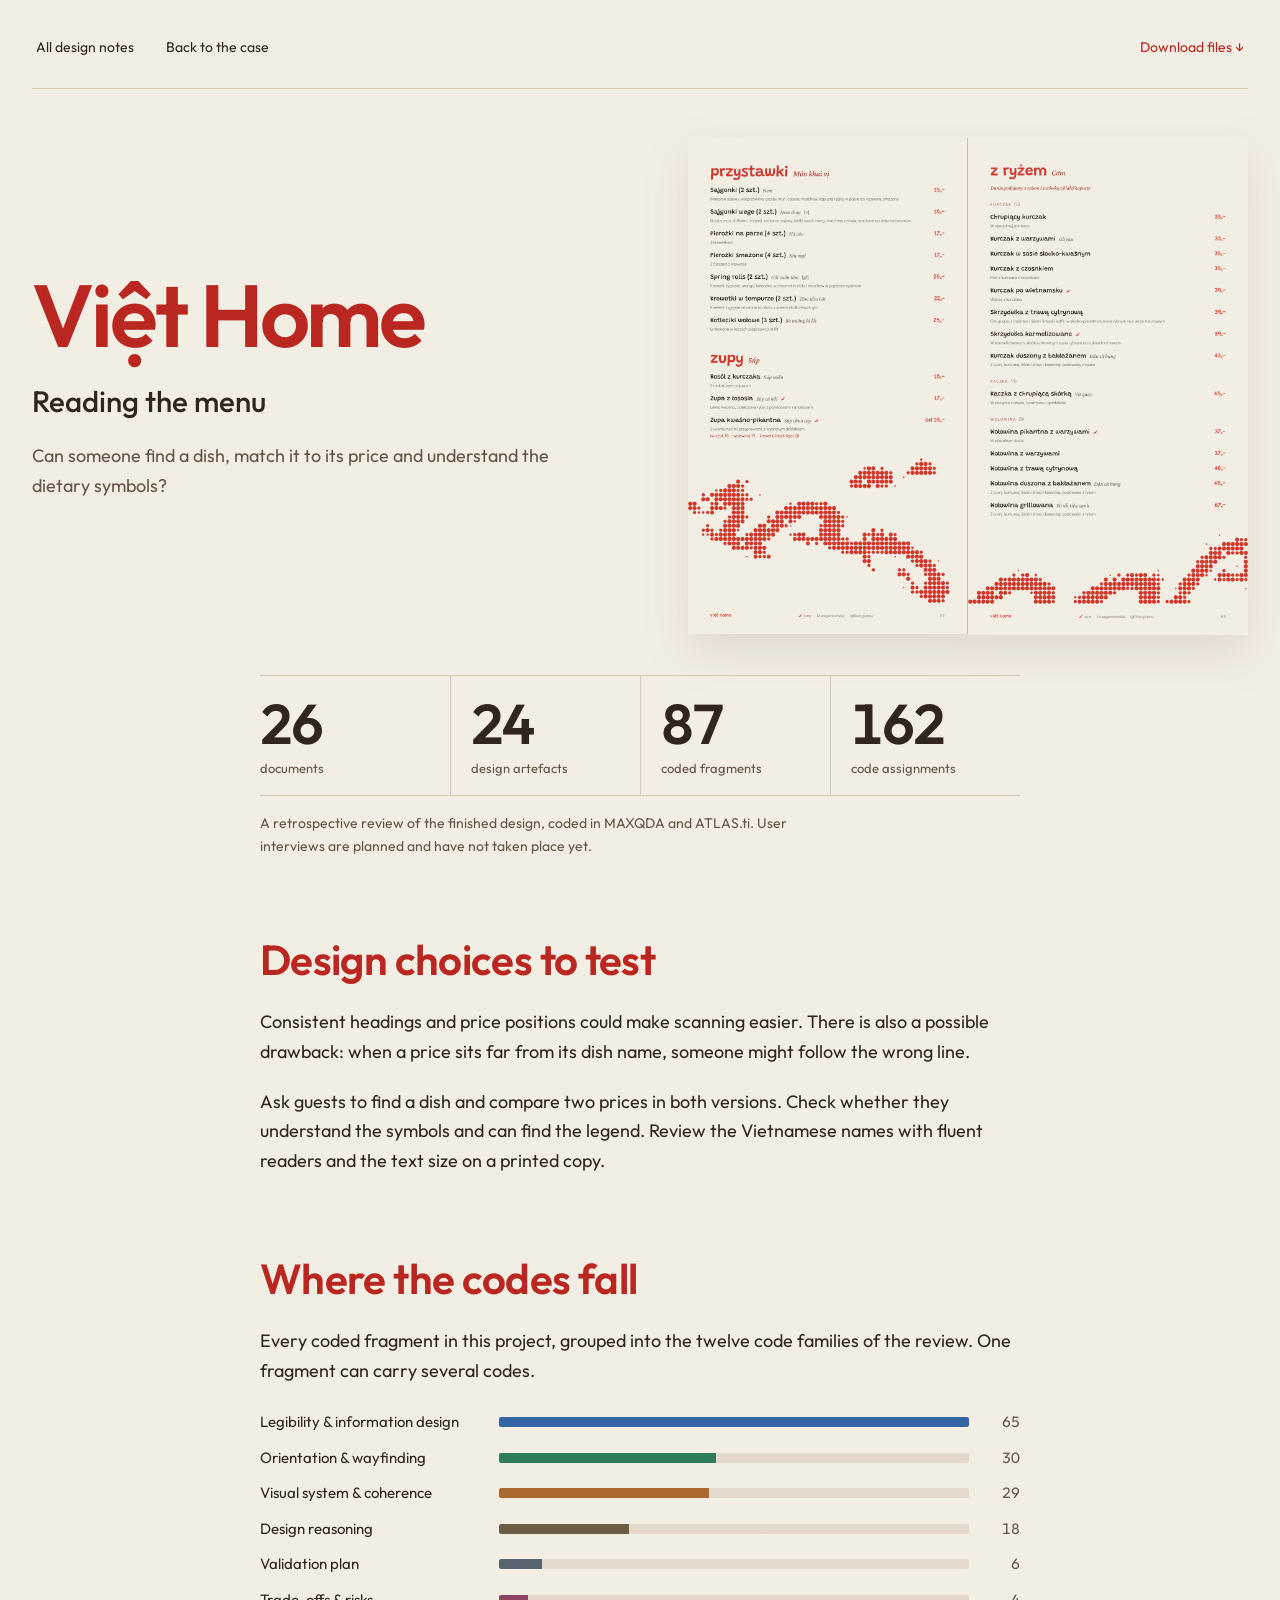
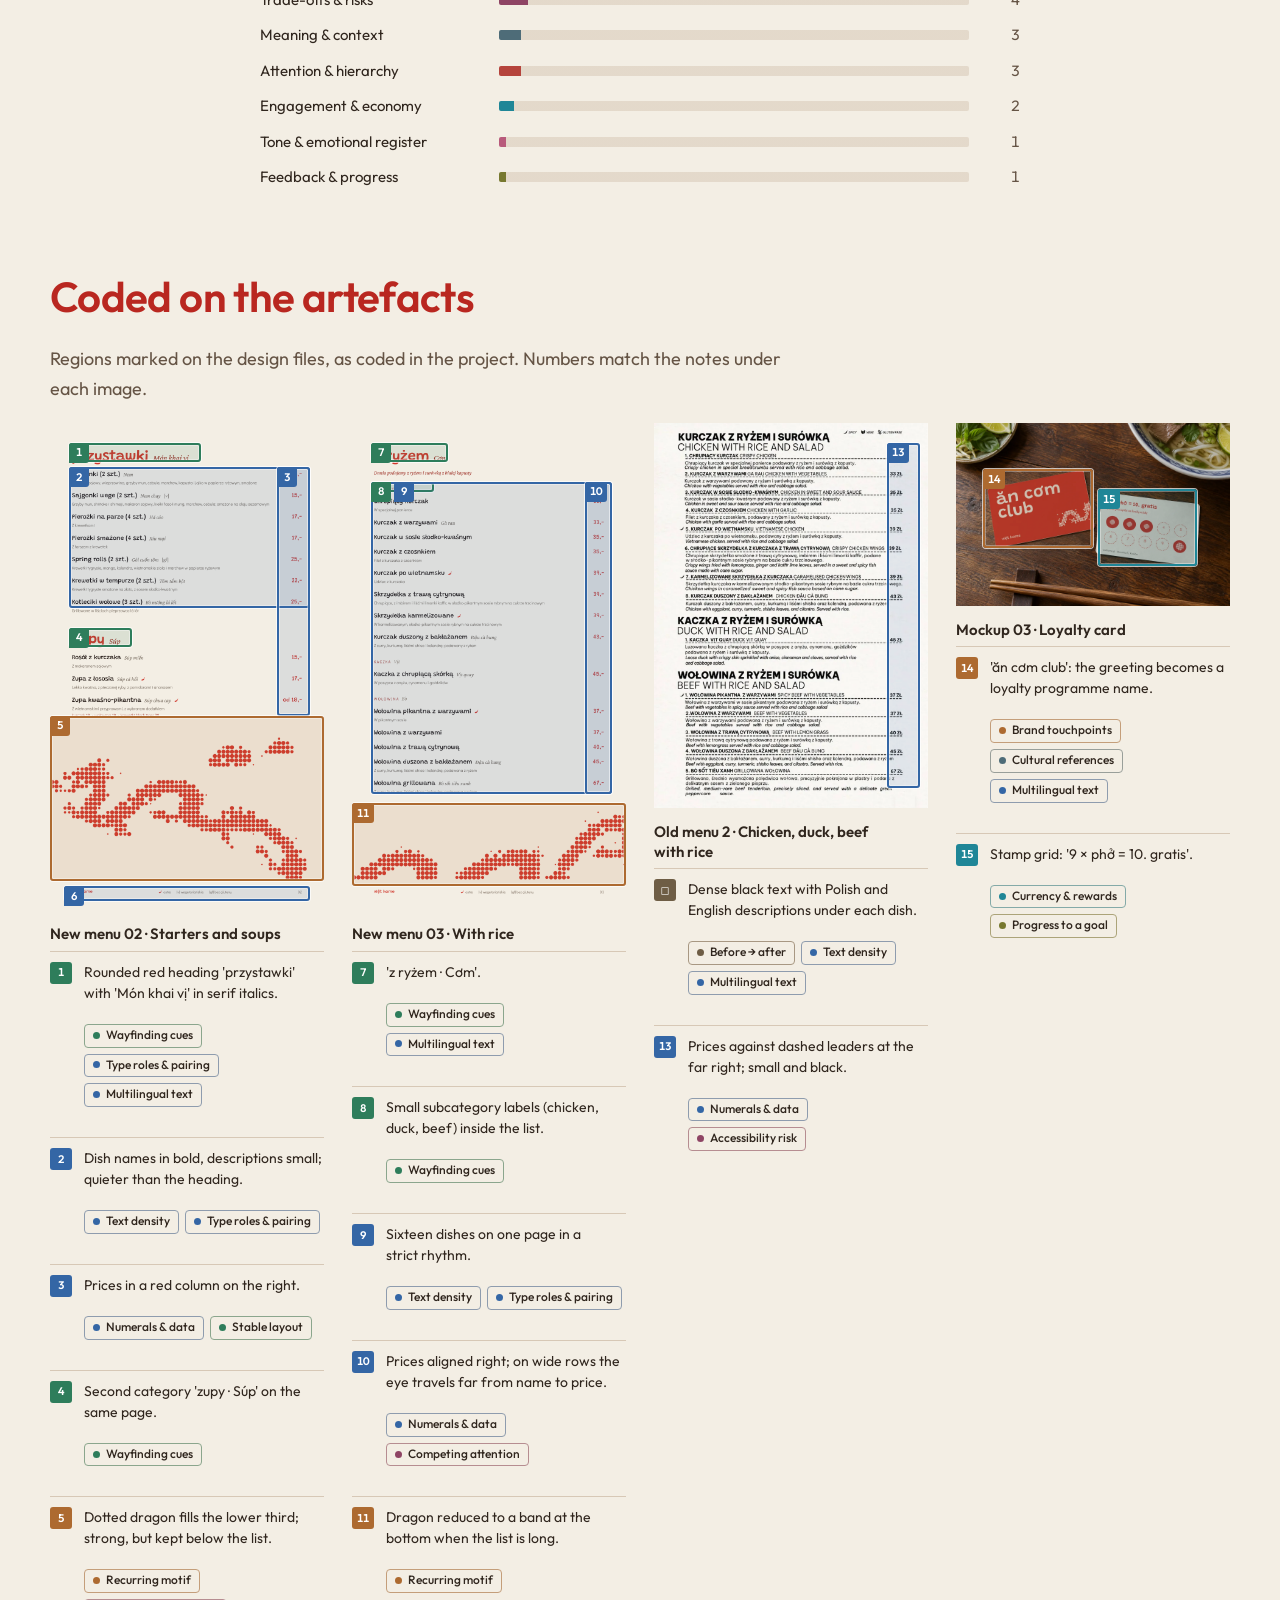
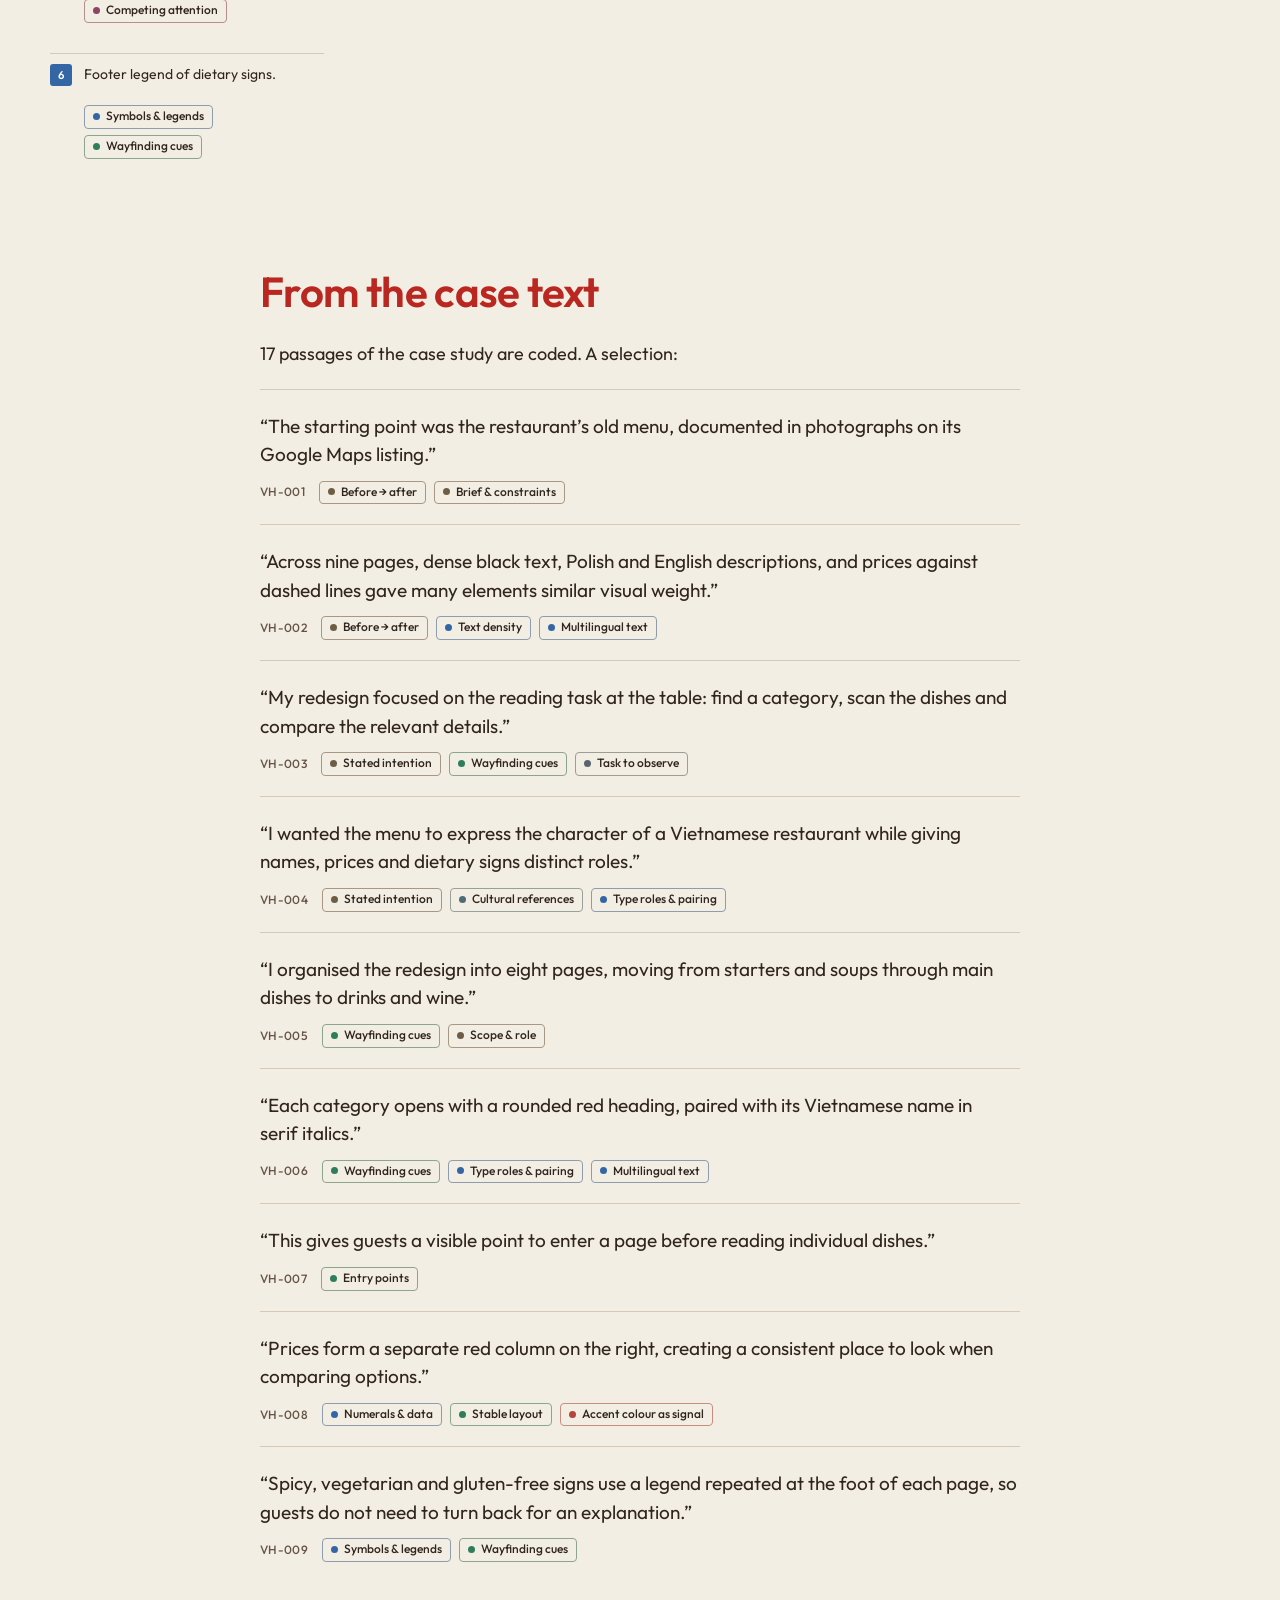
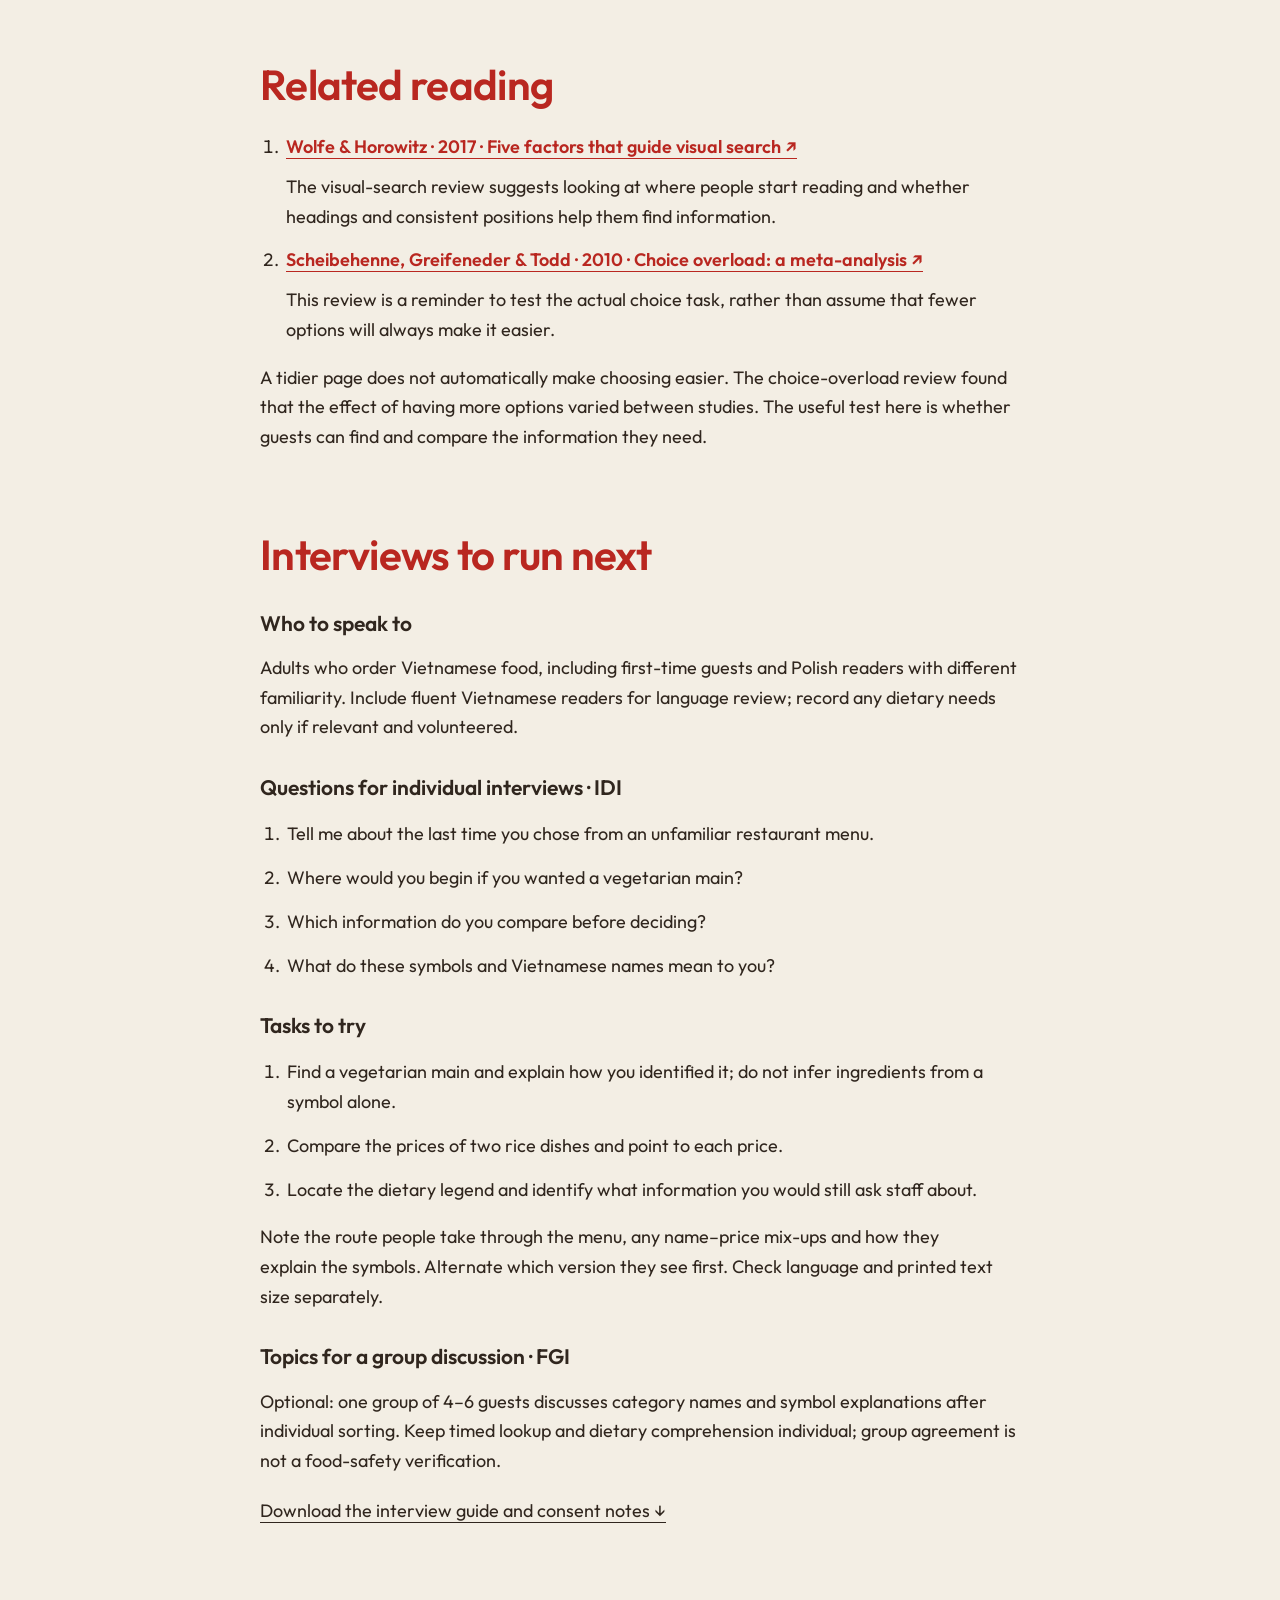
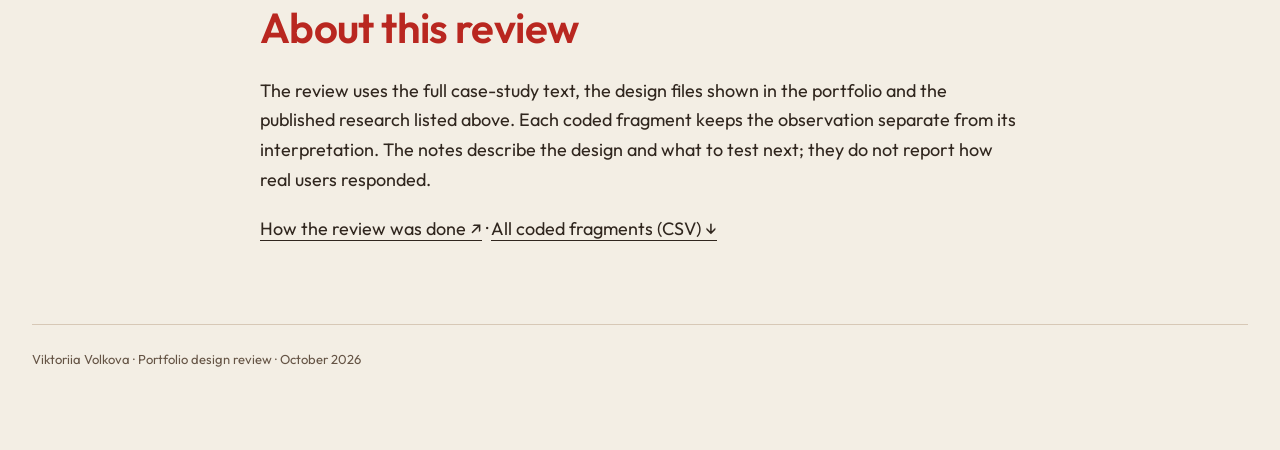
<file: research/viethome.html>
<!doctype html><html lang="en"><head><meta charset="utf-8"><meta name="viewport" content="width=device-width, initial-scale=1"><meta name="theme-color" content="#f3eee4"><title>Việt Home · Design notes</title><meta name="description" content="Design review notes from Viktoriia Volkova’s portfolio: coded case texts, design artefacts and interview plans."><link rel="stylesheet" href="report.css?v=5"><link rel="stylesheet" href="report-data.css?v=5"><link rel="stylesheet" href="../spacing.css?v=2"></head><body class="research-page theme--vh"><main><nav class="review-nav" aria-label="Research navigation"><a href="index.html">All design notes</a><a href="../index.html#case-viethome">Back to the case</a><a href="portfolio-research.zip" download>Download files ↓</a></nav><header class="review-hero"><div class="review-hero__text"><h1>Việt Home</h1><p class="review-hero__topic">Reading the menu</p><p class="lead">Can someone find a dish, match it to its price and understand the dietary symbols?</p></div><figure class="review-art review-art--vh"><img src="../img/vh-figma-02.png" alt="Starters and soups page from the redesigned menu" loading="eager" decoding="async"><img src="../img/vh-figma-03.png" alt="Rice dishes page from the redesigned menu" loading="eager" decoding="async"></figure></header><div class="review-reading"><dl class="stat-strip stat-strip--case"><div><dt>documents</dt><dd>26</dd></div><div><dt>design artefacts</dt><dd>24</dd></div><div><dt>coded fragments</dt><dd>87</dd></div><div><dt>code assignments</dt><dd>162</dd></div></dl><p class="review-status">A retrospective review of the finished design, coded in MAXQDA and ATLAS.ti. User interviews are planned and have not taken place yet.</p><h2>Design choices to test</h2><p>Consistent headings and price positions could make scanning easier. There is also a possible drawback: when a price sits far from its dish name, someone might follow the wrong line.</p><p>Ask guests to find a dish and compare two prices in both versions. Check whether they understand the symbols and can find the legend. Review the Vietnamese names with fluent readers and the text size on a printed copy.</p><h2>Where the codes fall</h2><p>Every coded fragment in this project, grouped into the twelve code families of the review. One fragment can carry several codes.</p><ol class="fam-bars" aria-label="Code assignments by family"><li style="--c:#3466A5;--w:100.0%"><span class="fam-bars__name">Legibility &amp; information design</span><span class="fam-bars__bar" aria-hidden="true"></span><span class="fam-bars__n">65</span></li><li style="--c:#2E7D5B;--w:46.2%"><span class="fam-bars__name">Orientation &amp; wayfinding</span><span class="fam-bars__bar" aria-hidden="true"></span><span class="fam-bars__n">30</span></li><li style="--c:#AD6A30;--w:44.6%"><span class="fam-bars__name">Visual system &amp; coherence</span><span class="fam-bars__bar" aria-hidden="true"></span><span class="fam-bars__n">29</span></li><li style="--c:#6E5D45;--w:27.7%"><span class="fam-bars__name">Design reasoning</span><span class="fam-bars__bar" aria-hidden="true"></span><span class="fam-bars__n">18</span></li><li style="--c:#5A6470;--w:9.2%"><span class="fam-bars__name">Validation plan</span><span class="fam-bars__bar" aria-hidden="true"></span><span class="fam-bars__n">6</span></li><li style="--c:#8E4464;--w:6.2%"><span class="fam-bars__name">Trade-offs &amp; risks</span><span class="fam-bars__bar" aria-hidden="true"></span><span class="fam-bars__n">4</span></li><li style="--c:#4E6C78;--w:4.6%"><span class="fam-bars__name">Meaning &amp; context</span><span class="fam-bars__bar" aria-hidden="true"></span><span class="fam-bars__n">3</span></li><li style="--c:#B5443C;--w:4.6%"><span class="fam-bars__name">Attention &amp; hierarchy</span><span class="fam-bars__bar" aria-hidden="true"></span><span class="fam-bars__n">3</span></li><li style="--c:#1F8697;--w:3.1%"><span class="fam-bars__name">Engagement &amp; economy</span><span class="fam-bars__bar" aria-hidden="true"></span><span class="fam-bars__n">2</span></li><li style="--c:#B85A7B;--w:1.5%"><span class="fam-bars__name">Tone &amp; emotional register</span><span class="fam-bars__bar" aria-hidden="true"></span><span class="fam-bars__n">1</span></li><li style="--c:#77782F;--w:1.5%"><span class="fam-bars__name">Feedback &amp; progress</span><span class="fam-bars__bar" aria-hidden="true"></span><span class="fam-bars__n">1</span></li></ol></div><section class="review-wide"><h2>Coded on the artefacts</h2><p class="review-wide__lead">Regions marked on the design files, as coded in the project. Numbers match the notes under each image.</p><div class="coded-grid coded-grid--vh"><figure class="coded"><div class="coded__img" style="aspect-ratio:900/1600"><img src="../img/vh-figma-02.png" alt="VH · New menu 02 · Starters and soups" loading="lazy" decoding="async" width="900" height="1600"><span class="coded__box" style="--c:#2E7D5B;left:7.00%;top:4.00%;width:48.00%;height:4.00%"><b>1</b></span><span class="coded__box" style="--c:#3466A5;left:7.00%;top:9.00%;width:88.00%;height:29.00%"><b>2</b></span><span class="coded__box" style="--c:#3466A5;left:83.00%;top:9.00%;width:12.00%;height:51.00%"><b>3</b></span><span class="coded__box" style="--c:#2E7D5B;left:7.00%;top:42.00%;width:23.00%;height:4.00%"><b>4</b></span><span class="coded__box" style="--c:#AD6A30;left:0.00%;top:60.00%;width:100.00%;height:34.00%"><b>5</b></span><span class="coded__box" style="--c:#3466A5;left:5.00%;top:95.00%;width:90.00%;height:3.00%"><b>6</b></span></div><figcaption>New menu 02 · Starters and soups</figcaption><ol class="coded__list"><li style="--c:#2E7D5B"><b class="coded__no">1</b><div><p>Rounded red heading &#x27;przystawki&#x27; with &#x27;Món khai vị&#x27; in serif italics.</p><p class="code-chips"><span class="code-chip" style="--c:#2E7D5B">Wayfinding cues</span><span class="code-chip" style="--c:#3466A5">Type roles &amp; pairing</span><span class="code-chip" style="--c:#3466A5">Multilingual text</span></p></div></li><li style="--c:#3466A5"><b class="coded__no">2</b><div><p>Dish names in bold, descriptions small; quieter than the heading.</p><p class="code-chips"><span class="code-chip" style="--c:#3466A5">Text density</span><span class="code-chip" style="--c:#3466A5">Type roles &amp; pairing</span></p></div></li><li style="--c:#3466A5"><b class="coded__no">3</b><div><p>Prices in a red column on the right.</p><p class="code-chips"><span class="code-chip" style="--c:#3466A5">Numerals &amp; data</span><span class="code-chip" style="--c:#2E7D5B">Stable layout</span></p></div></li><li style="--c:#2E7D5B"><b class="coded__no">4</b><div><p>Second category &#x27;zupy · Súp&#x27; on the same page.</p><p class="code-chips"><span class="code-chip" style="--c:#2E7D5B">Wayfinding cues</span></p></div></li><li style="--c:#AD6A30"><b class="coded__no">5</b><div><p>Dotted dragon fills the lower third; strong, but kept below the list.</p><p class="code-chips"><span class="code-chip" style="--c:#AD6A30">Recurring motif</span><span class="code-chip" style="--c:#8E4464">Competing attention</span></p></div></li><li style="--c:#3466A5"><b class="coded__no">6</b><div><p>Footer legend of dietary signs.</p><p class="code-chips"><span class="code-chip" style="--c:#3466A5">Symbols &amp; legends</span><span class="code-chip" style="--c:#2E7D5B">Wayfinding cues</span></p></div></li></ol></figure><figure class="coded"><div class="coded__img" style="aspect-ratio:900/1600"><img src="../img/vh-figma-03.png" alt="VH · New menu 03 · With rice" loading="lazy" decoding="async" width="900" height="1600"><span class="coded__box" style="--c:#2E7D5B;left:7.00%;top:4.00%;width:28.00%;height:4.00%"><b>7</b></span><span class="coded__box" style="--c:#2E7D5B;left:7.00%;top:12.00%;width:23.00%;height:2.00%"><b>8</b></span><span class="coded__box" style="--c:#3466A5;left:7.00%;top:12.00%;width:88.00%;height:64.00%"><b>9</b></span><span class="coded__box" style="--c:#3466A5;left:85.00%;top:12.00%;width:10.00%;height:64.00%"><b>10</b></span><span class="coded__box" style="--c:#AD6A30;left:0.00%;top:78.00%;width:100.00%;height:17.00%"><b>11</b></span></div><figcaption>New menu 03 · With rice</figcaption><ol class="coded__list"><li style="--c:#2E7D5B"><b class="coded__no">7</b><div><p>&#x27;z ryżem · Cơm&#x27;.</p><p class="code-chips"><span class="code-chip" style="--c:#2E7D5B">Wayfinding cues</span><span class="code-chip" style="--c:#3466A5">Multilingual text</span></p></div></li><li style="--c:#2E7D5B"><b class="coded__no">8</b><div><p>Small subcategory labels (chicken, duck, beef) inside the list.</p><p class="code-chips"><span class="code-chip" style="--c:#2E7D5B">Wayfinding cues</span></p></div></li><li style="--c:#3466A5"><b class="coded__no">9</b><div><p>Sixteen dishes on one page in a strict rhythm.</p><p class="code-chips"><span class="code-chip" style="--c:#3466A5">Text density</span><span class="code-chip" style="--c:#3466A5">Type roles &amp; pairing</span></p></div></li><li style="--c:#3466A5"><b class="coded__no">10</b><div><p>Prices aligned right; on wide rows the eye travels far from name to price.</p><p class="code-chips"><span class="code-chip" style="--c:#3466A5">Numerals &amp; data</span><span class="code-chip" style="--c:#8E4464">Competing attention</span></p></div></li><li style="--c:#AD6A30"><b class="coded__no">11</b><div><p>Dragon reduced to a band at the bottom when the list is long.</p><p class="code-chips"><span class="code-chip" style="--c:#AD6A30">Recurring motif</span></p></div></li></ol></figure><figure class="coded"><div class="coded__img" style="aspect-ratio:900/1262"><img src="../img/vh-old-2.webp" alt="VH · Old menu 2 · Chicken, duck, beef with rice" loading="lazy" decoding="async" width="900" height="1262"><span class="coded__box" style="--c:#3466A5;left:85.00%;top:5.00%;width:12.00%;height:90.00%"><b>13</b></span></div><figcaption>Old menu 2 · Chicken, duck, beef with rice</figcaption><ol class="coded__list"><li style="--c:#6E5D45"><b class="coded__no">◻</b><div><p>Dense black text with Polish and English descriptions under each dish.</p><p class="code-chips"><span class="code-chip" style="--c:#6E5D45">Before → after</span><span class="code-chip" style="--c:#3466A5">Text density</span><span class="code-chip" style="--c:#3466A5">Multilingual text</span></p></div></li><li style="--c:#3466A5"><b class="coded__no">13</b><div><p>Prices against dashed leaders at the far right; small and black.</p><p class="code-chips"><span class="code-chip" style="--c:#3466A5">Numerals &amp; data</span><span class="code-chip" style="--c:#8E4464">Accessibility risk</span></p></div></li></ol></figure><figure class="coded"><div class="coded__img" style="aspect-ratio:1536/1024"><img src="artifacts/vh-mockup-3.webp" alt="VH · Mockup 03 · Loyalty card" loading="lazy" decoding="async" width="1536" height="1024"><span class="coded__box" style="--c:#AD6A30;left:10.00%;top:25.00%;width:40.00%;height:43.00%"><b>14</b></span><span class="coded__box" style="--c:#1F8697;left:52.00%;top:36.00%;width:36.00%;height:42.00%"><b>15</b></span></div><figcaption>Mockup 03 · Loyalty card</figcaption><ol class="coded__list"><li style="--c:#AD6A30"><b class="coded__no">14</b><div><p>&#x27;ăn cơm club&#x27;: the greeting becomes a loyalty programme name.</p><p class="code-chips"><span class="code-chip" style="--c:#AD6A30">Brand touchpoints</span><span class="code-chip" style="--c:#4E6C78">Cultural references</span><span class="code-chip" style="--c:#3466A5">Multilingual text</span></p></div></li><li style="--c:#1F8697"><b class="coded__no">15</b><div><p>Stamp grid: &#x27;9 × phở = 10. gratis&#x27;.</p><p class="code-chips"><span class="code-chip" style="--c:#1F8697">Currency &amp; rewards</span><span class="code-chip" style="--c:#77782F">Progress to a goal</span></p></div></li></ol></figure></div></section><div class="review-reading"><h2>From the case text</h2><p>17 passages of the case study are coded. A selection:</p><div class="quote-list"><blockquote><p>“The starting point was the restaurant’s old menu, documented in photographs on its Google Maps listing.”</p><div class="quote-meta"><span class="meta">VH-001</span><span class="code-chip" style="--c:#6E5D45">Before → after</span><span class="code-chip" style="--c:#6E5D45">Brief &amp; constraints</span></div></blockquote><blockquote><p>“Across nine pages, dense black text, Polish and English descriptions, and prices against dashed lines gave many elements similar visual weight.”</p><div class="quote-meta"><span class="meta">VH-002</span><span class="code-chip" style="--c:#6E5D45">Before → after</span><span class="code-chip" style="--c:#3466A5">Text density</span><span class="code-chip" style="--c:#3466A5">Multilingual text</span></div></blockquote><blockquote><p>“My redesign focused on the reading task at the table: find a category, scan the dishes and compare the relevant details.”</p><div class="quote-meta"><span class="meta">VH-003</span><span class="code-chip" style="--c:#6E5D45">Stated intention</span><span class="code-chip" style="--c:#2E7D5B">Wayfinding cues</span><span class="code-chip" style="--c:#5A6470">Task to observe</span></div></blockquote><blockquote><p>“I wanted the menu to express the character of a Vietnamese restaurant while giving names, prices and dietary signs distinct roles.”</p><div class="quote-meta"><span class="meta">VH-004</span><span class="code-chip" style="--c:#6E5D45">Stated intention</span><span class="code-chip" style="--c:#4E6C78">Cultural references</span><span class="code-chip" style="--c:#3466A5">Type roles &amp; pairing</span></div></blockquote><blockquote><p>“I organised the redesign into eight pages, moving from starters and soups through main dishes to drinks and wine.”</p><div class="quote-meta"><span class="meta">VH-005</span><span class="code-chip" style="--c:#2E7D5B">Wayfinding cues</span><span class="code-chip" style="--c:#6E5D45">Scope &amp; role</span></div></blockquote><blockquote><p>“Each category opens with a rounded red heading, paired with its Vietnamese name in serif italics.”</p><div class="quote-meta"><span class="meta">VH-006</span><span class="code-chip" style="--c:#2E7D5B">Wayfinding cues</span><span class="code-chip" style="--c:#3466A5">Type roles &amp; pairing</span><span class="code-chip" style="--c:#3466A5">Multilingual text</span></div></blockquote><blockquote><p>“This gives guests a visible point to enter a page before reading individual dishes.”</p><div class="quote-meta"><span class="meta">VH-007</span><span class="code-chip" style="--c:#2E7D5B">Entry points</span></div></blockquote><blockquote><p>“Prices form a separate red column on the right, creating a consistent place to look when comparing options.”</p><div class="quote-meta"><span class="meta">VH-008</span><span class="code-chip" style="--c:#3466A5">Numerals &amp; data</span><span class="code-chip" style="--c:#2E7D5B">Stable layout</span><span class="code-chip" style="--c:#B5443C">Accent colour as signal</span></div></blockquote><blockquote><p>“Spicy, vegetarian and gluten-free signs use a legend repeated at the foot of each page, so guests do not need to turn back for an explanation.”</p><div class="quote-meta"><span class="meta">VH-009</span><span class="code-chip" style="--c:#3466A5">Symbols &amp; legends</span><span class="code-chip" style="--c:#2E7D5B">Wayfinding cues</span></div></blockquote></div><h2>Related reading</h2><ol class="research__sources"><li><a href="https://www.nature.com/articles/s41562-017-0058" target="_blank" rel="noopener">Wolfe &amp; Horowitz · 2017 · Five factors that guide visual search ↗</a><span>The visual-search review suggests looking at where people start reading and whether headings and consistent positions help them find information.</span></li><li><a href="https://scheibehenne.de/ScheibehenneGreifenederTodd2010.pdf" target="_blank" rel="noopener">Scheibehenne, Greifeneder &amp; Todd · 2010 · Choice overload: a meta-analysis ↗</a><span>This review is a reminder to test the actual choice task, rather than assume that fewer options will always make it easier.</span></li></ol><p>A tidier page does not automatically make choosing easier. The choice-overload review found that the effect of having more options varied between studies. The useful test here is whether guests can find and compare the information they need.</p><h2>Interviews to run next</h2><h3>Who to speak to</h3><p>Adults who order Vietnamese food, including first-time guests and Polish readers with different familiarity. Include fluent Vietnamese readers for language review; record any dietary needs only if relevant and volunteered.</p><h3>Questions for individual interviews · IDI</h3><ol><li>Tell me about the last time you chose from an unfamiliar restaurant menu.</li><li>Where would you begin if you wanted a vegetarian main?</li><li>Which information do you compare before deciding?</li><li>What do these symbols and Vietnamese names mean to you?</li></ol><h3>Tasks to try</h3><ol><li>Find a vegetarian main and explain how you identified it; do not infer ingredients from a symbol alone.</li><li>Compare the prices of two rice dishes and point to each price.</li><li>Locate the dietary legend and identify what information you would still ask staff about.</li></ol><p>Note the route people take through the menu, any name–price mix-ups and how they explain the symbols. Alternate which version they see first. Check language and printed text size separately.</p><h3>Topics for a group discussion · FGI</h3><p>Optional: one group of 4–6 guests discusses category names and symbol explanations after individual sorting. Keep timed lookup and dietary comprehension individual; group agreement is not a food-safety verification.</p><p><a href="protocols/viethome.md">Download the interview guide and consent notes ↓</a></p><h2>About this review</h2><p>The review uses the full case-study text, the design files shown in the portfolio and the published research listed above. Each coded fragment keeps the observation separate from its interpretation. The notes describe the design and what to test next; they do not report how real users responded.</p><p><a href="method.html">How the review was done ↗</a> · <a href="coded-segments.csv" download>All coded fragments (CSV) ↓</a></p></div><footer>Viktoriia Volkova · Portfolio design review · October 2026</footer></main><script src="report-labels.js?v=1" defer></script></body></html>
</file>
<file: research/report.css>
@font-face{font-family:Outfit;src:url('../fonts/portfolio-outfit.ttf') format('truetype');font-weight:300;font-display:swap}@font-face{font-family:Outfit;src:url('../fonts/portfolio-outfit.ttf') format('truetype');font-weight:400;font-display:swap}@font-face{font-family:Outfit;src:url('../fonts/portfolio-outfit.ttf') format('truetype');font-weight:500;font-display:swap}@font-face{font-family:Outfit;src:url('../fonts/portfolio-outfit.ttf') format('truetype');font-weight:600;font-display:swap}@font-face{font-family:Outfit;src:url('../fonts/portfolio-outfit.ttf') format('truetype');font-weight:700;font-display:swap}
@font-face{font-family:'Instrument Serif';src:url('../fonts/portfolio-instrument-serif.ttf') format('truetype');font-weight:400;font-display:swap}
/* Vietnamese letters (ệ, ơ, ở, ị…) are missing from Outfit and Instrument Serif. These small supplements are built from each font's own glyphs and only cover those letters. */
@font-face{font-family:Outfit;font-style:normal;font-weight:300;font-display:swap;src:url('../fonts/vn-outfit-300.woff') format('woff');unicode-range:U+0128-0129,U+0168-0169,U+01A0-01A1,U+01AF-01B0,U+1EA0-1EF1,U+1EF4-1EF9}
@font-face{font-family:Outfit;font-style:normal;font-weight:400;font-display:swap;src:url('../fonts/vn-outfit-400.woff') format('woff');unicode-range:U+0128-0129,U+0168-0169,U+01A0-01A1,U+01AF-01B0,U+1EA0-1EF1,U+1EF4-1EF9}
@font-face{font-family:Outfit;font-style:normal;font-weight:500;font-display:swap;src:url('../fonts/vn-outfit-500.woff') format('woff');unicode-range:U+0128-0129,U+0168-0169,U+01A0-01A1,U+01AF-01B0,U+1EA0-1EF1,U+1EF4-1EF9}
@font-face{font-family:Outfit;font-style:normal;font-weight:600;font-display:swap;src:url('../fonts/vn-outfit-600.woff') format('woff');unicode-range:U+0128-0129,U+0168-0169,U+01A0-01A1,U+01AF-01B0,U+1EA0-1EF1,U+1EF4-1EF9}
@font-face{font-family:Outfit;font-style:normal;font-weight:700;font-display:swap;src:url('../fonts/vn-outfit-700.woff') format('woff');unicode-range:U+0128-0129,U+0168-0169,U+01A0-01A1,U+01AF-01B0,U+1EA0-1EF1,U+1EF4-1EF9}
@font-face{font-family:'Instrument Serif';font-style:normal;font-weight:400;font-display:swap;src:url('../fonts/vn-instrument-serif.woff') format('woff');unicode-range:U+0128-0129,U+0168-0169,U+01A0-01A1,U+01AF-01B0,U+1EA0-1EF1,U+1EF4-1EF9}
@font-face{font-family:Sora;src:url('../fonts/cc-sora-600.ttf') format('truetype');font-weight:600;font-display:swap}
@font-face{font-family:Montserrat;src:url('../fonts/cc-montserrat-400.ttf') format('truetype');font-weight:400;font-display:swap}
@font-face{font-family:Montserrat;src:url('../fonts/cc-montserrat-600.ttf') format('truetype');font-weight:600;font-display:swap}
*{box-sizing:border-box}
html{color-scheme:light;scroll-behavior:smooth}
body{--ground:#fbf6ee;--ink:#1e1a17;--muted:#62584c;--accent:#9e3128;--line:#d8cbbd;--surface:#f1e8db;--display:'Instrument Serif',Georgia,serif;--body:Outfit,system-ui,sans-serif;margin:0;background:var(--ground);color:var(--ink);font:400 18px/1.65 var(--body);scrollbar-color:var(--muted) var(--ground)}
body.theme--cc{--ground:#333;--ink:#fafafa;--muted:#d2d2d2;--accent:#a6e6f2;--line:#626262;--surface:#414141;--display:Sora,sans-serif;--body:Montserrat,sans-serif;color-scheme:dark}
body.theme--em{--ground:#102419;--ink:#fbf6ee;--muted:#cedbc6;--accent:#c3ef9e;--line:#455a49;--surface:#1a3424;color-scheme:dark}
body.theme--tri{--ground:#f2936c;--ink:#271c16;--muted:#53382b;--accent:#271c16;--line:#b96849;--surface:#f9e9d8}
body.theme--vh{--ground:#f3eee4;--ink:#30261e;--muted:#655445;--accent:#b92720;--line:#d7c8b6;--surface:#e9dfd0;--display:Outfit,sans-serif}
body.theme--ksi{--ground:#131313;--ink:#faf7f1;--muted:#ccc8c1;--accent:#c4c2ff;--line:#53514e;--surface:#232321;--display:Outfit,sans-serif;color-scheme:dark}
::selection{background:var(--accent);color:var(--ground)}
main{width:min(1280px,100%);margin:auto;padding:24px clamp(22px,5vw,72px) 72px}
a{color:inherit;text-decoration-thickness:1px;text-underline-offset:5px;overflow-wrap:anywhere}
a:hover{text-decoration-thickness:2px}
a:focus-visible,summary:focus-visible{outline:2px solid var(--accent);outline-offset:6px}
.review-nav{display:flex;align-items:center;justify-content:space-between;gap:12px 24px;flex-wrap:wrap;padding-bottom:22px;border-bottom:1px solid var(--line);font-size:14px}
.review-nav a{min-height:44px;display:inline-flex;align-items:center;text-decoration:none}
.review-nav a:last-child{color:var(--accent)}
h1{font:400 clamp(58px,8vw,96px)/1 var(--display);letter-spacing:-.025em;margin:48px 0 24px;text-wrap:balance}
h2{font:400 clamp(32px,4vw,48px)/1.1 var(--display);letter-spacing:-.015em;margin:64px 0 24px;text-wrap:balance}
h3{font:600 21px/1.3 var(--body);margin:36px 0 14px;text-wrap:balance}
p{margin:0 0 20px;text-wrap:pretty}
figure{margin:0}
li{margin:14px 0;padding-left:3px}
ol,ul{padding-left:24px}
.review-hero{display:grid;grid-template-columns:1.1fr 1fr;gap:clamp(32px,5vw,72px);align-items:center;padding:64px 0 48px}
.review-hero h1{margin:0 0 24px}
.review-hero__topic{font:500 clamp(22px,2.3vw,30px)/1.3 var(--body);margin-bottom:24px;text-wrap:balance;max-width:22ch}
.review-hero .lead{font-size:18px;line-height:1.65;color:var(--muted);max-width:47ch;margin:0}
.review-art{display:flex;align-items:center;justify-content:center;gap:12px;min-width:0}
.review-art img{display:block;width:100%;min-width:0;height:auto;object-fit:contain}
.review-art--cc{padding:26px 0}
.review-art--cc img{border-radius:12px;box-shadow:0 20px 42px #17171755}
.review-art--em{gap:20px;align-items:flex-start;padding:12px 0}
.review-art--em img{width:calc((100% - 20px)/2);max-width:164px;border-radius:11%/5%;box-shadow:0 18px 36px #08120b66}
.review-art--em img:last-child{margin-top:48px}
.review-art--tri{gap:9px}
.review-art--tri img{width:calc((100% - 18px)/3);box-shadow:0 16px 28px #6b301e33}
.review-art--vh{gap:0;filter:drop-shadow(0 18px 22px #664a2b22)}
.review-art--vh img{width:50%;border-radius:0}
.review-art--vh img:first-child{border-right:1px solid #cbbca7}
.review-art--ksi{gap:14px;align-items:flex-end;padding:20px;background:#2b29e9}
.review-art--ksi img:first-child{width:53%}
.review-art--ksi img:last-child{width:calc(47% - 14px);margin-bottom:24px}
.review-brand__chat{display:inline-block;padding:.06em .13em .1em;background:linear-gradient(90deg,#bcffcf,#85d3ff);color:#252525;border-radius:.25em;transform:rotate(-3deg);margin-top:.05em}
.theme--cc h1,.theme--cc h2{font-weight:600}
.theme--cc h1{font-size:clamp(52px,7vw,82px);line-height:1.12;letter-spacing:-.035em}
.theme--cc h2{font-size:clamp(27px,3vw,35px);line-height:1.25;letter-spacing:-.02em}
.theme--em .review-hero h1{font-style:italic;font-size:clamp(62px,8vw,96px)}
.theme--em h2{color:var(--accent)}
.theme--tri .review-hero{grid-template-columns:.85fr 1.15fr}
.theme--tri .review-hero h1{font-size:clamp(80px,11vw,120px)}
.theme--vh h1,.theme--vh h2{font-weight:600;color:var(--accent)}
.theme--vh h1{font-size:clamp(58px,7vw,88px);letter-spacing:-.035em}
.theme--vh h2{font-size:clamp(30px,3.6vw,42px)}
.theme--ksi .review-hero h1{font-size:clamp(80px,11vw,128px);font-weight:700;letter-spacing:-.04em}
.theme--ksi h2{font-weight:600;font-size:clamp(30px,3.5vw,42px)}
.review-reading{max-width:760px;margin-inline:auto}
.review-reading>aside{font-size:14px;line-height:1.6;color:var(--muted);padding:22px 0;margin:0 0 48px;border-block:1px solid var(--line)}
.review-reading>aside+h2{margin-top:0}
article{border-top:1px solid var(--line);padding:24px 0 12px}
.meta{font:500 12px/1.5 var(--body);color:var(--muted);letter-spacing:.03em}
.observation{font-size:21px;line-height:1.5}
article>p:not(.observation){font-size:13px;line-height:1.6}
dt{font-weight:600;margin-top:20px;color:var(--accent)}
dd{margin:6px 0 18px}
.research__sources{padding-left:23px}
.research__sources a{font-weight:600;color:var(--accent)}
.research__sources span{display:block;margin-top:10px}
code{overflow-wrap:anywhere}
footer{border-top:1px solid var(--line);margin-top:72px;padding-top:24px;color:var(--muted);font-size:13px}
body.research-page:not([class*="theme--"]) main{max-width:1040px}
body.research-page:not([class*="theme--"]) .lead{font-size:22px;max-width:55ch}
body.research-page:not([class*="theme--"]) aside{font-size:15px;color:var(--muted);padding-block:20px;border-block:1px solid var(--line);margin-bottom:42px}
.research-index{display:flex;flex-direction:column;gap:0}
.research-index__item{display:grid;grid-template-columns:200px 1fr;gap:36px;align-items:center;padding:36px 0;text-decoration:none;border-top:1px solid var(--line)}
.research-index__item h2{margin:0 0 12px}
.research-index__item p{margin:0;color:var(--muted)}
.research-index__item img{display:block;width:100%;height:180px;object-fit:contain;background:var(--surface);padding:12px}
.research-index__item:hover h2{text-decoration:underline;text-underline-offset:6px}
@media(max-width:760px){
 main{padding:16px 24px 48px}
 .review-nav{gap:6px 18px;font-size:13px;padding-bottom:14px}
 .review-hero,.theme--tri .review-hero{grid-template-columns:1fr;gap:30px;padding:44px 0 32px}
 .review-hero h1{margin-bottom:18px}
 .review-hero__topic{max-width:none;font-size:25px;margin-bottom:18px}
 .review-hero .lead{font-size:16px;max-width:none}
 .review-art{max-width:460px;width:100%;margin:auto}
 .review-art--cc{padding:0}
 .review-art--em{max-width:320px;gap:22px;padding:0}
 .review-art--em img{max-width:134px;width:calc((100% - 22px)/2)}
 .review-art--em img:last-child{margin-top:26px}
 .review-art--tri{gap:8px}
 .review-art--tri img{width:calc((100% - 16px)/3)}
 .review-art--vh{max-width:340px}
 .review-art--ksi{max-width:340px;padding:16px}
 h1{margin-top:40px}h2{margin-top:48px}
 .theme--cc h1{font-size:58px}
 .theme--em .review-hero h1{font-size:66px}
 .theme--vh h1{font-size:62px}
 .review-reading>aside{margin-bottom:36px}
 .research-index__item{grid-template-columns:96px 1fr;gap:22px;padding:28px 0}
 .research-index__item img{height:132px;padding:5px}
 .research-index__item h2{font-size:34px}
 .research-index__item p{font-size:15px;line-height:1.5}
}
@media(prefers-reduced-motion:reduce){html{scroll-behavior:auto}}
</file>
<file: research/report-data.css>
/* Data views for the design review: stats, code families, coded artefacts, matrix, codebook, software shots. */
.eyebrow{font:500 13px/1.4 var(--body);letter-spacing:.04em;color:var(--muted);margin:40px 0 0}
.eyebrow+h1{margin-top:12px}

.stat-strip{display:grid;grid-template-columns:repeat(auto-fit,minmax(132px,1fr));gap:0;margin:0 0 16px;border-block:1px solid var(--line)}
.stat-strip>div{padding:20px 20px 18px 0;min-width:0}
.stat-strip>div+div{padding-left:20px;border-left:1px solid var(--line)}
.stat-strip dt{order:2;font:400 13px/1.35 var(--body);color:var(--muted);margin:8px 0 0}
.stat-strip dd{margin:0;font:400 clamp(40px,4.6vw,56px)/1 var(--display);letter-spacing:-.02em;font-variant-numeric:lining-nums tabular-nums}
.stat-strip>div{display:flex;flex-direction:column}
.stat-strip--method{margin-top:40px}
.stat-strip--method dd{font-size:clamp(40px,5vw,64px)}
.theme--cc .stat-strip dd,.theme--vh .stat-strip dd,.theme--ksi .stat-strip dd{font-weight:600;letter-spacing:-.035em}
.review-status{font-size:14px;line-height:1.6;color:var(--muted);margin:0 0 48px;max-width:64ch}

.fam-bars{list-style:none;margin:8px 0 0;padding:0;display:grid;gap:2px}
.fam-bars li{display:grid;grid-template-columns:minmax(150px,15em) 1fr 2.5em;align-items:center;gap:14px;margin:0;padding:7px 0;font-size:15px;line-height:1.3}
.fam-bars__bar{height:10px;border-radius:2px;background:linear-gradient(90deg,var(--c) var(--w),color-mix(in srgb,var(--line) 55%,transparent) var(--w))}
.fam-bars__n{text-align:right;font-variant-numeric:tabular-nums;color:var(--muted)}

.review-wide{max-width:1180px;margin:72px auto 0}
.review-wide>h2{margin-top:0}
.review-wide__lead{color:var(--muted);max-width:62ch;margin-bottom:32px}

.coded-grid{display:grid;gap:40px 28px;grid-template-columns:repeat(auto-fill,minmax(230px,1fr));align-items:start}
.coded-grid--cc{grid-template-columns:repeat(auto-fill,minmax(420px,1fr))}
.coded-grid--tri{grid-template-columns:repeat(auto-fill,minmax(280px,1fr))}
.coded-grid--vh{grid-template-columns:repeat(auto-fill,minmax(240px,1fr))}
.coded{margin:0;min-width:0}
.coded__img{position:relative;overflow:hidden;background:var(--surface)}
.theme--cc .coded__img{border-radius:10px}
.theme--em .coded__img{border-radius:9%/4.2%}
.coded__img img{display:block;width:100%;height:100%;object-fit:cover}
.coded__box{position:absolute;border:2px solid var(--c);background:color-mix(in srgb,var(--c) 12%,transparent);box-shadow:0 0 0 1px #ffffffb3,inset 0 0 0 1px #ffffff59;border-radius:3px;pointer-events:none}
.coded__box b{position:absolute;z-index:2;left:-2px;top:-2px;min-width:20px;height:20px;padding:0 5px;display:grid;place-items:center;background:var(--c);color:#fff;font:600 11px/1 var(--body);border-radius:3px 0 3px 0;font-variant-numeric:tabular-nums}
.coded figcaption{font:600 15px/1.35 var(--body);margin:14px 0 6px}
.coded__list{list-style:none;margin:0;padding:0;font-size:14px;line-height:1.5}
.coded__list li{display:grid;grid-template-columns:24px 1fr;gap:10px;padding:10px 0;margin:0;border-top:1px solid var(--line)}
.coded__list p{margin:0}
.coded__list .code-chips{margin-top:6px}
.coded__no{display:grid;place-items:center;width:22px;height:22px;border-radius:3px;background:var(--c);color:#fff;font:600 11px/1 var(--body);font-variant-numeric:tabular-nums}

.code-chips{display:flex;flex-wrap:wrap;gap:6px;margin:0}
.code-chip{display:inline-flex;align-items:center;gap:6px;padding:2px 8px 3px;border:1px solid color-mix(in srgb,var(--c) 45%,var(--line));border-radius:4px;font:500 12px/1.4 var(--body);color:var(--ink);max-width:100%}
.code-chip::before{content:"";width:7px;height:7px;border-radius:50%;background:var(--c);flex:none}

.quote-list{display:grid;gap:0;margin:8px 0 0}
.quote-list blockquote{margin:0;padding:22px 0 20px;border-top:1px solid var(--line)}
.quote-list blockquote p{font-size:19px;line-height:1.5;margin:0 0 12px;text-wrap:pretty}
.quote-meta{display:flex;flex-wrap:wrap;align-items:center;gap:6px 8px;font-size:12px}
.quote-list .meta{margin-right:6px}

.matrix-wrap{overflow-x:auto;margin:0 0 8px;-webkit-overflow-scrolling:touch}
.matrix,.materials{border-collapse:collapse;width:100%;min-width:640px;font-size:15px;font-variant-numeric:tabular-nums}
.matrix caption{position:absolute;width:1px;height:1px;overflow:hidden;clip:rect(0 0 0 0)}
.matrix th,.matrix td,.materials th,.materials td{padding:11px 12px;border-bottom:1px solid var(--line);text-align:center}
.matrix thead th,.materials thead th{font:500 13px/1.3 var(--body);color:var(--muted);vertical-align:bottom}
.matrix tbody th,.materials tbody th{text-align:left;font-weight:500;white-space:nowrap}
.matrix tbody th i{display:inline-block;width:10px;height:10px;border-radius:2px;background:var(--c);margin-right:10px;vertical-align:0}
.matrix td{background:color-mix(in srgb,var(--c) calc(var(--a) * 78%),transparent)}
.matrix td span{display:inline-block;min-width:2ch}
.matrix td.is-strong{color:#fff;font-weight:600}
.matrix td.is-zero{color:var(--muted)}
.matrix .matrix__tot{background:none;font-weight:600}
.materials td{text-align:right}.materials thead th:not(:first-child){text-align:right}
.materials a{text-decoration:none;border-bottom:1px solid var(--line)}

.codebook{display:grid;grid-template-columns:repeat(auto-fill,minmax(300px,1fr));gap:0 28px;margin-top:8px}
.codebook__fam{border-top:1px solid var(--line);padding:4px 0}
.codebook__fam summary{display:grid;grid-template-columns:12px 1fr auto;gap:12px;align-items:center;min-height:48px;cursor:pointer;font-weight:500;list-style:none}
.codebook__fam summary::-webkit-details-marker{display:none}
.codebook__fam summary i{width:12px;height:12px;border-radius:2px;background:var(--c)}
.codebook__fam[open] summary{color:var(--c)}
.codebook__fam p{font-size:14px;color:var(--muted);margin:0 0 8px 24px}
.codebook__fam ul{list-style:none;margin:0 0 12px 24px;padding:0;font-size:14px}
.codebook__fam li{display:flex;justify-content:space-between;gap:12px;margin:0;padding:6px 0;border-top:1px dashed var(--line)}
.codebook__n{font-variant-numeric:tabular-nums;color:var(--muted)}

.shots{display:grid;grid-template-columns:repeat(auto-fit,minmax(min(100%,400px),1fr));gap:36px 28px;align-items:start}
.shot{margin:0}
.shot img{display:block;width:100%;height:auto;border-radius:10px;border:1px solid var(--line);box-shadow:0 22px 44px -18px #3a2a1a40}
.shot figcaption{font-size:14px;color:var(--muted);margin-top:12px;line-height:1.5}
.downloads{list-style:none;padding:0}
.downloads li{display:flex;flex-wrap:wrap;gap:4px 14px;padding:12px 0;margin:0;border-top:1px solid var(--line)}
.downloads a{font-weight:600}
.downloads span{color:var(--muted);font-size:14px}
.review-reading--method{max-width:1180px}
.review-reading--method>p,.review-reading--method>ul,.review-reading--method>ol{max-width:68ch}
.review-reading--method .matrix-wrap{max-width:900px}

.research-index__meta{font-size:14px;margin:10px 0!important;font-variant-numeric:tabular-nums}
.research-index .code-chips{margin-top:4px}
.research-index__item>div{min-width:0}

@media(max-width:760px){
 .stat-strip{grid-template-columns:repeat(2,1fr)}
 .stat-strip>div{padding:16px 12px 14px 0}
 .stat-strip>div+div{padding-left:0;border-left:0}
 .stat-strip>div:nth-child(even){padding-left:16px;border-left:1px solid var(--line)}
 .stat-strip>div:nth-child(n+3){border-top:1px solid var(--line)}
 .stat-strip dd{font-size:42px}
 .fam-bars li{grid-template-columns:1fr 2.2em;gap:4px 10px;font-size:14px}
 .fam-bars__bar{grid-column:1/-1;grid-row:2}
 .review-wide{margin-top:56px}
 .coded-grid,.coded-grid--cc,.coded-grid--tri,.coded-grid--vh{grid-template-columns:1fr;gap:44px}
 .coded-grid--em .coded__img{max-width:260px}
 .coded-grid--ksi .coded__img,.coded-grid--vh .coded__img,.coded-grid--tri .coded__img{max-width:360px}
 .quote-list blockquote p{font-size:17px}
}
</file>
<file: spacing.css>
/* Shared spatial scale. Immersive artboards keep their own coordinates. */
:root{
 --space-1:4px;--space-2:8px;--space-3:12px;--space-4:16px;
 --space-5:20px;--space-6:24px;--space-8:32px;--space-10:40px;
 --space-12:48px;--space-14:56px;--space-16:64px;--space-20:80px;--space-24:96px;
 --page-inset:20px;--g:var(--page-inset);--control-gap:12px;
 --control-size:48px;--section-space:56px;--panel-inset:24px;
}
@media(max-width:359px){:root{--page-inset:16px}}
@media(min-width:768px){:root{--page-inset:24px;--section-space:64px;--panel-inset:32px}}
@media(min-width:1200px){:root{--page-inset:32px;--section-space:80px;--panel-inset:40px}}

/* Labels and their icons are one group; separate controls get their own gap. */
.pill{gap:var(--space-3);min-height:var(--control-size);padding:6px 6px 6px var(--space-5)}
.icon-btn,.nav__menu,.menu__close{width:var(--control-size);height:var(--control-size);flex:none}
.link-arrow{gap:var(--space-2)}
.nav__right,.nav__contacts{gap:var(--control-gap)}
.island{gap:var(--space-6);padding:var(--space-2) var(--space-6)}
.island__links{gap:var(--space-6)}
.island__links a{padding-inline:var(--space-1)}
.nav__contacts{gap:var(--space-5)}
.menu{padding-top:calc(var(--space-4) + env(safe-area-inset-top,0px));padding-bottom:calc(var(--space-6) + env(safe-area-inset-bottom,0px));overflow-y:auto;overscroll-behavior:contain}
.menu__top{gap:var(--space-4);flex:none}
.menu__links{gap:var(--space-2);margin-top:var(--space-8)}
.menu__links a{padding-block:var(--space-2);min-height:var(--control-size)}
.menu__foot{gap:var(--space-4);padding-top:var(--space-8)}
.menu__mail{overflow-wrap:anywhere}
@media(max-height:540px){.menu__links{margin-top:var(--space-5);gap:var(--space-1)}.menu__links a{font-size:36px}.menu__foot{padding-top:var(--space-6)}}

/* Case navigation remains usable at the narrowest supported width. */
.case__bar{padding:calc(var(--space-3) + env(safe-area-inset-top,0px)) var(--gr) var(--space-3) var(--gl);gap:var(--control-gap)}
.case__close{min-height:var(--control-size);gap:var(--space-2);padding:0 var(--space-5) 0 var(--space-4)}
.case-browser{gap:var(--space-2);padding:var(--space-1);flex:none}
.case-browser__arrow{width:44px;height:44px}
.case-browser__select{width:184px;min-height:44px;padding:0 var(--space-2)}
@media(max-width:599px){
 .case__close{width:var(--control-size);min-width:var(--control-size);padding:0;justify-content:center}
 .case__close span{position:absolute;width:1px;height:1px;overflow:hidden;clip-path:inset(50%);white-space:nowrap}
 .case-browser{flex:1 1 0;max-width:304px;min-width:0}
 .case-browser__select{flex:1 1 0;width:0;min-width:0;font-size:12px;padding-inline:var(--space-1)}
}
.case__body{padding:var(--space-8) var(--gr) calc(var(--space-20) + env(safe-area-inset-bottom,0px)) var(--gl)}
.case{scroll-padding-top:96px;scroll-padding-bottom:24px}
.case .facts{margin-top:var(--space-8);gap:var(--space-6)}
.case__section{margin-top:var(--section-space);gap:var(--space-6)}
.case__p+.case__p{margin-top:var(--space-4)}
.gallery{gap:var(--space-4)}
.gallery figure{gap:var(--space-3)}
.case__next{margin-top:var(--section-space);padding-block:var(--space-2)}
@media(min-width:768px){.case__section{gap:var(--space-8) var(--space-10)}.gallery{gap:var(--space-6)}}
.case .vh-mockups{width:100%;padding:0;margin-top:var(--section-space)}

/* The five project treatments share rhythm without sharing a visual identity. */
.case .research{gap:var(--space-8)}
.case--cc .research,.case--vh .research{padding:var(--panel-inset)}
.research__jump{margin-top:var(--space-5)}
.research__preview{margin-top:var(--space-6)}
.research__status{margin-bottom:var(--space-5)}
.research__entry{margin-top:var(--space-6)}
.research__entry h4{margin-bottom:var(--space-2)}
.research__details{margin-top:var(--space-6)}
.research__details+.research__details{margin-top:0}
.research__details summary{min-height:var(--space-14);padding:var(--space-4) var(--space-8) var(--space-4) 0}
.research__details[open]{padding-bottom:var(--space-6)}
.research__note{margin:var(--space-6) 0 var(--space-4)}
.research__links{gap:var(--space-2) var(--space-6)}
.research__links a{min-height:var(--control-size);padding-block:var(--space-2)}
@media(min-width:768px) and (max-width:999px){.case--cc .research,.case--vh .research{grid-template-columns:minmax(0,1fr)}.case--cc .research__body,.case--vh .research__body{max-width:68ch}}

/* Flow sections: artwork may reach the edge; headings and controls do not. */
.facts{gap:var(--space-6)}
.fact{gap:var(--space-2)}
.belt__head{gap:var(--space-4) var(--space-6);align-items:center}
.belt__cta{margin:0}
.belt__view{margin-top:var(--space-8)}
.belt__track{gap:var(--bgap,16px);padding-top:var(--space-2);padding-bottom:var(--space-4)}
.belt__item figcaption,.belt__item>.small{margin-top:var(--space-4)}
.bento__grid{gap:var(--space-4);margin-top:var(--space-8)}
.tri__hint{gap:var(--space-4);align-items:center}
.tri__hint p{max-width:32ch}
.tri__shuffle,.toggle{min-height:var(--control-size);padding-inline:var(--space-5)}
.vh-mockups{padding-block:var(--space-10) var(--space-20)}
.vh-mockups__heading{gap:var(--space-4) var(--space-8);margin-bottom:var(--space-8)}
.vh-mockup-grid{gap:var(--space-8) var(--space-6)}
.vh-mockup-grid figure{gap:var(--space-3)}
.menu-book__bar,.vh-reader .menu-book__bar{gap:var(--space-5);margin-top:var(--space-6)}
.menu-book__arrow{width:var(--control-size);height:var(--control-size);flex:none}
.menu-book__count{min-width:96px}
.menu-book__hint{margin:var(--space-4) 0 var(--space-2)}
.menu-book__case{min-height:var(--control-size)}
.chance__inner{column-gap:clamp(32px,4.5vw,64px);row-gap:var(--space-8)}
.chance__button{margin-top:var(--space-6);gap:var(--space-6)}
.chance__status{margin-top:var(--space-4)}
.chance__footnote{margin-top:var(--space-4)}
.contact__actions{gap:var(--control-gap);margin-top:var(--space-8)}
@media(max-width:359px){.contact__actions .pill{width:100%;justify-content:space-between}}
.profiles{gap:var(--space-3) var(--space-6);margin-top:var(--space-8)}
@media(min-width:768px){.belt__cta{margin-inline-start:auto}.bento__grid{gap:var(--space-6)}}
@media(max-width:999px){
 .scene__inner{padding-block:var(--space-24) var(--space-20)}
 .chapter .scene__inner{padding-bottom:var(--space-16)}
 .board__wall{gap:var(--space-8) var(--space-5);padding-top:var(--space-8);padding-bottom:var(--space-10)}
 .cols__grid{gap:var(--space-8) var(--space-4);margin-top:var(--space-8)}
 .chance__inner{padding-inline:var(--gl)}
 .about__cv{margin-top:var(--space-6)}
 .footer__inner{padding-top:var(--space-8);padding-bottom:calc(var(--space-8) + env(safe-area-inset-bottom,0px))}
}
.footer__cols{row-gap:var(--space-8)}
.footer__col h2{margin-bottom:var(--space-3)}
.footer__col ul{gap:var(--space-2)}
.footer__col a,.footer__col button{min-height:44px;padding-block:var(--space-2)}
@media(min-width:1000px){
 .footer .stage{height:auto;min-height:calc(990 * var(--px));padding:calc(770 * var(--px)) calc(32 * var(--px)) var(--space-12)}
 .footer__cols{position:relative;left:auto;top:auto;margin:0}
}

/* Contact panel and character reveal keep clear edges while scrolling. */
.compose{max-width:none;scroll-padding-block:24px}
@media(min-width:600px){.compose{--gl:max(24px,env(safe-area-inset-left,0px));--gr:max(24px,env(safe-area-inset-right,0px))}}
.compose__inner{padding:calc(var(--space-6) + env(safe-area-inset-top,0px)) var(--gr) calc(var(--space-8) + env(safe-area-inset-bottom,0px)) var(--gl);gap:var(--space-6)}
.compose__top{gap:var(--space-4)}
.compose__top .subject{max-width:calc(100% - 64px)}
.field{gap:var(--space-2)}
.field input,.field textarea{padding:var(--space-4);min-height:var(--control-size)}
.field textarea{min-height:160px}
.compose__actions{gap:var(--control-gap);margin-top:var(--space-2)}
.compose__actions .pill{flex:1 1 180px;min-width:0;justify-content:space-between}
.compose__to{overflow-wrap:anywhere}
.wish__top{left:max(var(--page-inset),env(safe-area-inset-left,0px));right:max(var(--page-inset),env(safe-area-inset-right,0px));gap:var(--space-4)}
.wish__controls{gap:var(--control-gap)}
.wish__actions{gap:var(--control-gap);margin-top:var(--space-6)}
.wish .wish__keep,.wish .wish__again{gap:var(--space-4);min-height:56px;padding:var(--space-4) var(--space-6)}
.wish__interests{gap:var(--space-2)}
@media(max-width:760px){
 .wish__top{top:calc(var(--space-4) + env(safe-area-inset-top,0px))}
 .wish__result{padding-inline:max(var(--page-inset),env(safe-area-inset-left,0px)) max(var(--page-inset),env(safe-area-inset-right,0px));padding-bottom:calc(var(--space-8) + env(safe-area-inset-bottom,0px))}
 .wish .wish__keep{flex:1 1 220px}
 .wish .wish__again{flex:1 1 136px}
}
@media(max-width:359px){.wish .wish__keep,.wish .wish__again{flex:none;width:100%;min-height:56px}}

/* Standalone research uses the same spacing roles as the portfolio cases. */
body.research-page main{padding:var(--space-6) var(--page-inset) var(--space-20)}
.research-page .review-nav{justify-content:flex-start;gap:var(--space-3) var(--space-6);padding-bottom:var(--space-4)}
.research-page .review-nav a{min-height:var(--control-size);padding:var(--space-2) var(--space-1)}
.research-page .review-nav a:last-child{margin-left:auto}
.research-page .review-hero{gap:var(--space-10);padding-block:var(--space-12) var(--space-10)}
.research-page .review-hero h1{margin-bottom:var(--space-6)}
.research-page .review-hero__topic{margin-bottom:var(--space-5)}
.research-page .review-reading>aside{padding-block:var(--space-6);margin-bottom:var(--space-12)}
.research-page h2{margin-top:var(--section-space);margin-bottom:var(--space-6)}
.research-page h3{margin-top:var(--space-8);margin-bottom:var(--space-4)}
.research-page p{margin-bottom:var(--space-5)}
.research-page .review-hero .lead{margin-bottom:0}
.research-page .review-reading>aside+h2{margin-top:0}
.research-page footer{margin-top:var(--section-space);padding-top:var(--space-6)}
.research-page .research-index__item h2{margin:0 0 var(--space-3)}
.research-page .research-index__item p{margin:0}
@media(max-width:760px){
 .research-page .review-hero{gap:var(--space-8);padding-block:var(--space-10) var(--space-8)}
 .research-page .review-hero h1{margin-bottom:var(--space-5)}
 .research-page .review-reading>aside{margin-bottom:var(--space-10)}
}
@media(max-width:599px){.research-page .review-nav{gap:var(--space-2) var(--space-4)}.research-page .review-nav a:last-child{margin-left:0}}

/* Line breaks: no single word left alone on the last line, balanced short centred lines */
p,li,dd,dt,figcaption,blockquote,summary{text-wrap:pretty}
h1,h2,h3,h4,.hero__side,.belt__note,.chip,.caption{text-wrap:balance}
</file>
